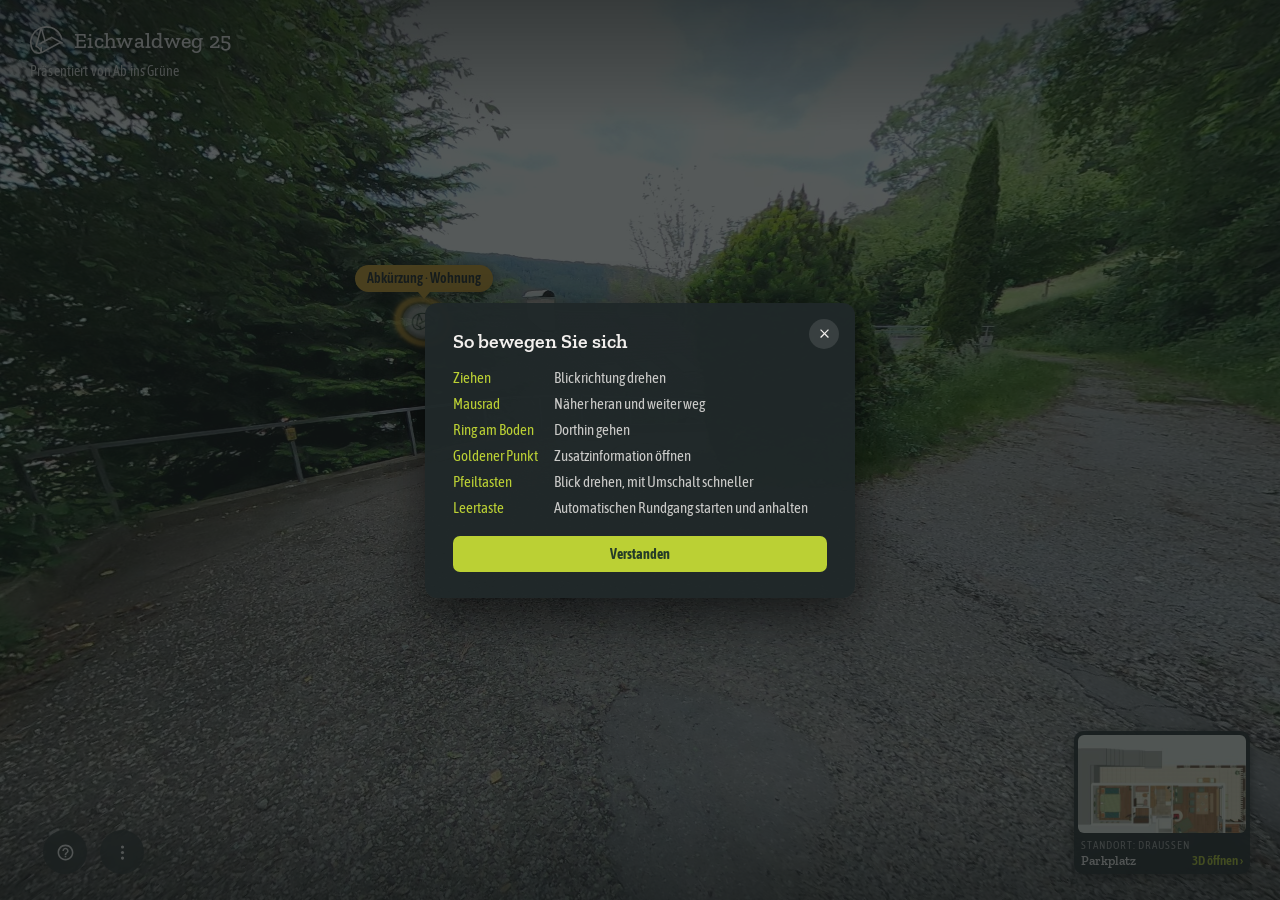
<file: index.html>
<!DOCTYPE html>
<html lang="de">
<head>
    <meta charset="UTF-8">
    <meta name="viewport" content="width=device-width, initial-scale=1.0">
    <title>360° Rundgang – Eichwaldweg 25</title>
    <!-- Markenschriften liegen lokal in ./fonts/, keine externe Abfrage -->
    <link rel="stylesheet" href="./fonts/fonts.css">
    <style>
        /* =====================================================================
           Markenfarben und Schriften nach Brand Guideline „Ab ins Grüne"
           (Farbwelt S. 26, Typografie S. 27)
           ===================================================================== */
        :root {
            --wald:     #253C28;   /* Leitfarbe Logo */
            --wald2:    #4A613C;
            --wald3:    #7C8E51;
            --fichte:   #BBD034;   /* Akzent */
            --graphite: #202829;   /* Leitfarbe Kernkommunikation */
            --dust:     #F2EFED;
            --gold:     #A17621;
            --gold2:    #D4A12C;   /* Akzent, trägt gegen viel Grün */
            --gold3:    #FFD962;

            --font-head: 'Zilla Slab', Georgia, 'Times New Roman', serif;
            --font-ui:   'Asap Condensed', 'Segoe UI', Roboto, Arial, sans-serif;
        }

        * { margin: 0; padding: 0; box-sizing: border-box; }
        html, body { height: 100%; }
        body { font-family: var(--font-ui); background: var(--graphite); overflow: hidden; }

        .viewer { position: relative; width: 100%; height: 100%; overflow: hidden; }

        /* Zarte Abdunklung oben und unten, damit Schrift und Knöpfe
           auch vor hellem Himmel oder heller Wand lesbar bleiben */
        .scrim { position: absolute; left: 0; right: 0; z-index: 10; pointer-events: none; }
        .scrim.top { top: 0; height: 132px; background: linear-gradient(rgba(0,0,0,0.42), rgba(0,0,0,0)); }
        .scrim.bottom { bottom: 0; height: 118px; background: linear-gradient(rgba(0,0,0,0), rgba(0,0,0,0.42)); }
        /* Der Zeiger wird als Waldsignet gesetzt, siehe setLogoCursor() */
        /* touch-action: none übergibt uns die Fingergesten. Ohne das scrollt und
           zoomt der Browser auf dem Handy die Seite selbst, und die eigenen
           touchmove-Ereignisse kommen gar nicht erst an. Ein getipptes `click`
           wird trotzdem noch erzeugt — die Ports funktionieren also weiter. */
        canvas { display: block; touch-action: none; }

        /* ===== KOPFZEILE oben links: Logo + Objekt ===== */
        .brand { position: absolute; top: 26px; left: 30px; z-index: 30; pointer-events: none;
                 text-shadow: 0 1px 6px rgba(0,0,0,0.55); }
        .brand-row { display: flex; align-items: center; gap: 11px; }
        .brand-mark { width: 33px; height: 28px; fill: var(--dust); }
        .brand-name { color: var(--dust); font-family: var(--font-head); font-size: 22px; font-weight: 500; letter-spacing: 0.015em; }
        .brand-sub { margin-top: 8px; color: var(--dust); font-size: 14px; font-weight: 400; line-height: 1.4; opacity: 0.9; letter-spacing: 0.01em; }


        /* ===== STEUERLEISTE unten links ===== */
        .bar { position: absolute; bottom: 26px; left: 30px; z-index: 30; display: flex; align-items: center; gap: 13px; }
        .bar-right { position: absolute; bottom: 26px; right: 30px; z-index: 30; display: flex; align-items: center; gap: 13px; }

        .btn { width: 44px; height: 44px; border: none; border-radius: 50%; cursor: pointer;
               background: rgba(32,40,41,0.58); backdrop-filter: blur(6px);
               display: flex; align-items: center; justify-content: center;
               transition: background 0.18s, transform 0.18s; }
        .btn:hover { background: rgba(74,97,60,0.85); }        /* Wald2 */
        .btn:active { transform: scale(0.94); }
        .btn svg { width: 19px; height: 19px; fill: var(--dust); }
        .btn.on { background: var(--dust); }
        .btn.on svg { fill: var(--wald); }

        /* Gruppe als Pille, wie in Matterport */
        .pill { display: flex; align-items: center; border-radius: 26px; overflow: hidden;
                background: rgba(32,40,41,0.58); backdrop-filter: blur(6px); }
        .pill .btn { background: transparent; backdrop-filter: none; border-radius: 50%; }
        .pill .btn:hover { background: rgba(187,208,52,0.22); }   /* Fichte, gedämpft */

        .station { color: var(--dust); font-family: var(--font-head); font-size: 15px; font-weight: 500;
                   margin-left: 6px; text-shadow: 0 1px 6px rgba(0,0,0,0.65); white-space: nowrap; }

        /* Umschalter für Stationen mit mehreren Aufnahmen (z. B. Esstisch /
           Billardtisch am selben Standpunkt) */
        .variants { display: none; padding: 3px; }
        .variants.show { display: flex; }
        .variants button { border: none; background: transparent; color: rgba(242,239,237,0.72);
                           font-family: inherit; font-size: 13.5px; padding: 7px 13px;
                           border-radius: 20px; cursor: pointer; white-space: nowrap;
                           transition: background 0.18s, color 0.18s; }
        .variants button:hover { background: rgba(187,208,52,0.2); color: var(--dust); }
        .variants button.sel { background: var(--dust); color: var(--wald); font-weight: 600; }

        /* ===== HOVER-TEXTE =====
           Die Anforderung nennt „Viele Symbole sind ohne Hover nicht
           selbsterklärend" als Reibungspunkt. Eigene Blasen statt der
           verzögerten Browser-Tooltips, damit die Erklärung sofort da ist. */
        [data-tip] { position: relative; }
        [data-tip]::after {
            content: attr(data-tip); position: absolute; bottom: calc(100% + 9px); left: 50%;
            transform: translateX(-50%); white-space: nowrap;
            background: rgba(32,40,41,0.96); color: var(--dust); font-size: 13px;
            font-family: var(--font-ui); padding: 5px 9px; border-radius: 5px;
            opacity: 0; pointer-events: none; transition: opacity 0.12s 0.02s; z-index: 60;
        }
        [data-tip]:hover::after { opacity: 1; }
        /* Hover-Texte der rechten Knöpfe würden sonst aus dem Bild laufen */
        .bar-right [data-tip]::after { left: auto; right: 0; transform: none; }

        /* ===== BEREICHSWAHL (Zahl im Symbol, wie der Ebenenstapel) ===== */
        .stack { position: relative; }
        .stack .num { position: absolute; top: 7px; left: 50%; transform: translateX(-50%);
                      font-size: 10px; font-weight: 700; color: var(--wald);
                      background: var(--dust); border-radius: 6px; padding: 0 3px; line-height: 1.25; }
        .btn.on .stack .num { color: var(--dust); background: var(--wald); }

        .areas { position: absolute; bottom: 82px; left: 30px; z-index: 40; min-width: 176px;
                 border-radius: 12px; padding: 7px; background: rgba(32,40,41,0.95);
                 backdrop-filter: blur(12px); box-shadow: 0 12px 34px rgba(0,0,0,0.5); display: none; }
        .areas.open { display: block; }
        .areas button { display: flex; width: 100%; justify-content: space-between; gap: 12px;
                        border: none; background: transparent; color: var(--dust); font-size: 15px;
                        padding: 9px 12px; border-radius: 7px; cursor: pointer; font-family: inherit; }
        .areas button:hover { background: rgba(187,208,52,0.18); }
        .areas button.current { background: rgba(187,208,52,0.28); font-weight: 600; }
        .areas button i { font-style: normal; color: rgba(242,239,237,0.5); font-variant-numeric: tabular-nums; }

        /* ===== PRÄSENTATIONSMODUS =====
           Während der automatischen Tour tritt die Bedienung zurück, nur Pause
           bleibt — so beschreibt es die Anforderung. */
        .viewer.presenting .pill,
        .viewer.presenting .bar-right,
        .viewer.presenting .station,
        .viewer.presenting .brand-sub { opacity: 0; pointer-events: none; }
        .pill, .bar-right, .station, .brand-sub { transition: opacity 0.4s; }

        /* ===== BEDIENHILFE ===== */
        .help { position: absolute; inset: 0; z-index: 55; display: none;
                align-items: center; justify-content: center; background: rgba(20,26,26,0.72); }
        .help.open { display: flex; }
        .help-box { position: relative; width: min(430px, calc(100% - 56px)); border-radius: 12px;
                    padding: 26px 28px; background: rgba(32,40,41,0.97); color: var(--dust);
                    box-shadow: 0 18px 50px rgba(0,0,0,0.6); }
        .help-box h3 { font-family: var(--font-head); font-size: 20px; font-weight: 600; margin-bottom: 16px; }
        .help-box dl { display: grid; grid-template-columns: auto 1fr; gap: 9px 16px; font-size: 15px; }
        .help-box dt { color: var(--fichte); white-space: nowrap; }
        .help-box dd { color: rgba(242,239,237,0.82); }
        .help-box .x { position: absolute; top: 16px; right: 16px; width: 30px; height: 30px;
                       border: none; border-radius: 50%; background: rgba(242,239,237,0.12);
                       cursor: pointer; display: flex; align-items: center; justify-content: center; }
        .help-box .x svg { width: 15px; height: 15px; fill: var(--dust); }
        .help-box .ok { width: 100%; margin-top: 20px; padding: 10px; border: none; border-radius: 7px;
                        background: var(--fichte); color: var(--wald); font-family: inherit;
                        font-size: 14px; font-weight: 700; cursor: pointer; }

        /* ===== HINWEISBLASE (z. B. Link kopiert) ===== */
        .toast { position: absolute; bottom: 96px; right: 30px; z-index: 50;
                 background: rgba(32,40,41,0.96); color: var(--dust); font-size: 14px;
                 padding: 10px 14px; border-radius: 8px; box-shadow: 0 8px 24px rgba(0,0,0,0.45);
                 opacity: 0; transform: translateY(6px); pointer-events: none;
                 transition: opacity 0.2s, transform 0.2s; }
        .toast.show { opacity: 1; transform: none; }

        /* ===== MENÜ ===== */
        .panel { position: absolute; bottom: 82px; right: 30px; z-index: 40; min-width: 232px; max-height: 62vh;
                 overflow-y: auto; border-radius: 12px; padding: 7px;
                 background: rgba(32,40,41,0.95); backdrop-filter: blur(12px);
                 box-shadow: 0 12px 34px rgba(0,0,0,0.5); display: none; }
        .panel.open { display: block; }
        .panel h4 { color: var(--fichte); font-size: 11px; font-weight: 600; letter-spacing: 0.13em;
                    text-transform: uppercase; padding: 10px 12px 6px; }
        .panel input.search { width: calc(100% - 12px); margin: 2px 6px 6px; padding: 8px 10px;
                              border-radius: 7px; border: 1px solid rgba(242,239,237,0.2);
                              background: rgba(0,0,0,0.25); color: var(--dust);
                              font-family: inherit; font-size: 14px; }
        .panel input.search:focus { outline: none; border-color: var(--fichte); }
        .panel .none { padding: 8px 12px; font-size: 13.5px; color: rgba(242,239,237,0.5); }
        /* Eigener Rollbereich, damit die Einträge darunter nicht aus dem
           Menü rutschen und unerreichbar werden */
        .panel #stationList { max-height: 34vh; overflow-y: auto; }
        .panel button small { display: block; font-size: 12px; color: rgba(242,239,237,0.45);
                              font-weight: 400; margin-top: 1px; }
        .panel button { display: block; width: 100%; text-align: left; border: none; background: transparent;
                        color: var(--dust); font-size: 15px; padding: 9px 12px; border-radius: 7px; cursor: pointer;
                        font-family: inherit; }
        .panel button:hover { background: rgba(187,208,52,0.18); }
        .panel button.current { background: rgba(187,208,52,0.28); font-weight: 600; }

        /* Gleichnamige Räume werden zu einer aufklappbaren Zeile zusammengefasst:
           fünf Standpunkte im Wohnzimmer sind fünf Blickwinkel, nicht fünf Zimmer. */
        .panel button.gruppe { display: flex; align-items: center; gap: 8px; }
        .panel button.gruppe .pfeil { flex: none; width: 9px; height: 9px; fill: rgba(242,239,237,0.55);
                                      transition: transform 0.15s; }
        .panel button.gruppe.auf .pfeil { transform: rotate(90deg); }
        .panel button.gruppe .txt { flex: 1; }
        .panel button.gruppe .anz { flex: none; font-size: 12px; color: rgba(242,239,237,0.45);
                                    font-variant-numeric: tabular-nums; }
        .panel button.gruppe.enthaelt { background: rgba(187,208,52,0.14); }
        .panel .blicke { display: none; }
        .panel .blicke.auf { display: block; }
        .panel .blicke button { padding-left: 30px; font-size: 14px; }
        /* Der Punkt markiert einen Blickwinkel, nicht einen eigenen Raum */
        .panel .blicke button::before { content: '·'; color: var(--gold2); margin-right: 8px; }

        /* Reiter im Menü. `.tabs` gibt es schon im Werkzeug; hier muss nur
           zurückgenommen werden, was `.panel button` allen Knöpfen aufdrückt
           (blockweise, volle Breite, linksbündig) — sonst stehen die Reiter
           untereinander statt nebeneinander. */
        .panel .paneltabs { margin: 2px 2px 8px; }
        .panel .paneltabs button { display: flex; align-items: center; justify-content: center; gap: 6px;
                                   width: auto; text-align: center; }
        .panel .paneltabs button:hover { background: rgba(187,208,52,0.18); }
        .panel .paneltabs button.sel { background: var(--wald2); font-weight: 600; color: var(--dust); }
        .panel .paneltabs button.sel:hover { background: var(--wald2); }
        /* Anzahl der Infopoints am Reiter. Leer bei null, damit keine „0" steht. */
        .panel .paneltabs .anz:not(:empty) { font-size: 11.5px; font-style: normal; padding: 1px 6px;
                                             border-radius: 9px; background: rgba(242,239,237,0.16);
                                             font-variant-numeric: tabular-nums; }

        .panel #tagList { max-height: 44vh; overflow-y: auto; }
        /* Der goldene Punkt greift die Farbe des Infopoints im Bild auf */
        .panel #tagList button::before { content: '●'; color: var(--gold3); font-size: 9px;
                                         margin-right: 9px; vertical-align: 1px; }

        /* ===== WERKZEUG: Ports und Infopoints setzen ===== */
        .tool { position: absolute; top: 88px; right: 30px; z-index: 40; width: 274px; border-radius: 12px;
                padding: 16px; background: rgba(32,40,41,0.96); backdrop-filter: blur(12px);
                color: var(--dust); font-size: 14px; box-shadow: 0 12px 34px rgba(0,0,0,0.5);
                display: none; max-height: calc(100% - 176px); overflow-y: auto; }
        .tool.open { display: block; }
        .tool h5 { font-family: var(--font-head); font-size: 16px; font-weight: 600; margin-bottom: 4px; }
        .tool .progress { font-size: 12.5px; color: rgba(242,239,237,0.55); margin-bottom: 12px;
                          font-variant-numeric: tabular-nums; }
        .tool .progress.done { color: var(--fichte); }

        .tabs { display: flex; gap: 5px; background: rgba(0,0,0,0.28); border-radius: 8px; padding: 4px; margin-bottom: 13px; }
        .tabs button { flex: 1; padding: 7px 4px; border: none; border-radius: 6px; background: transparent;
                       color: rgba(242,239,237,0.68); font-family: inherit; font-size: 13.5px; cursor: pointer; }
        .tabs button.sel { background: var(--wald2); color: var(--dust); font-weight: 600; }

        .tool p.hint { margin-bottom: 12px; color: rgba(242,239,237,0.62); line-height: 1.5; font-size: 13px; }
        .tool .read { background: rgba(0,0,0,0.28); border-radius: 8px; padding: 10px 12px;
                      font-variant-numeric: tabular-nums; margin-bottom: 4px; }
        .tool .read div { display: flex; justify-content: space-between; padding: 2px 0; }
        .tool .read span { color: rgba(242,239,237,0.55); }
        .tool .read b { color: var(--fichte); font-weight: 600; }
        .tool p.note { margin-top: 6px; font-size: 12px; line-height: 1.45;
                       color: rgba(242,239,237,0.5); }

        .tool label { display: block; margin-top: 11px; font-size: 12px; letter-spacing: 0.06em;
                      text-transform: uppercase; color: rgba(242,239,237,0.5); }
        .tool input, .tool textarea, .tool select {
                      width: 100%; margin-top: 4px; padding: 8px 10px; border-radius: 7px;
                      border: 1px solid rgba(242,239,237,0.2); background: rgba(0,0,0,0.25);
                      color: var(--dust); font-family: inherit; font-size: 14px; }
        .tool textarea { min-height: 96px; resize: vertical; line-height: 1.45; }
        /* Zeichenzähler unter dem Textfeld, wird gold, wenn es knapp wird */
        .tool .zaehler { margin-top: 3px; font-size: 11.5px; text-align: right;
                         color: rgba(242,239,237,0.4); font-variant-numeric: tabular-nums; }
        .tool .zaehler.knapp { color: var(--gold3); }
        .tool input:focus, .tool textarea:focus, .tool select:focus { outline: none; border-color: var(--fichte); }

        .tool button.act { width: 100%; margin-top: 12px; padding: 10px; border: none; border-radius: 7px;
                           background: var(--fichte); color: var(--wald); font-weight: 700; font-size: 14px;
                           cursor: pointer; font-family: inherit; letter-spacing: 0.02em; }
        .tool button.act:disabled { background: rgba(242,239,237,0.16); color: rgba(242,239,237,0.4); cursor: default; }
        .tool button.ghost { width: 100%; margin-top: 7px; padding: 9px; border: none; border-radius: 7px;
                             background: rgba(242,239,237,0.13); color: var(--dust); font-size: 13.5px;
                             cursor: pointer; font-family: inherit; }
        .tool button.ghost.danger { background: rgba(212,161,44,0.24); color: var(--gold3); }
        .tool button.ghost.danger:hover { background: rgba(212,161,44,0.42); }
        .tool .basket { margin-top: 13px; padding-top: 12px; border-top: 1px solid rgba(242,239,237,0.15);
                        font-size: 13px; color: rgba(242,239,237,0.62); }
        .tool .basket b { color: var(--fichte); }
        .tool .draft { margin-top: 5px; font-size: 12px; line-height: 1.4;
                       color: rgba(242,239,237,0.5); }
        .tool .draft.bad { color: var(--gold3); }

        /* Liste der Ports bzw. Infopoints der aktuellen Station, mit Entfernen.
           Beide Listen sehen gleich aus — sie tun dasselbe. */
        #tPorts, #tTags { margin-top: 5px; }
        #tPorts .leer, #tTags .leer { font-size: 13px; color: rgba(242,239,237,0.45); padding: 4px 0; }
        #tPorts .prow, #tTags .prow { display: flex; align-items: center; justify-content: space-between;
                        gap: 8px; padding: 5px 6px 5px 9px; border-radius: 6px; background: rgba(0,0,0,0.22);
                        margin-bottom: 4px; font-size: 13.5px; }
        #tPorts .prow.sel, #tTags .prow.sel { background: rgba(212,161,44,0.3); }
        #tPorts .prow span, #tTags .prow span { overflow: hidden; text-overflow: ellipsis; white-space: nowrap;
                             cursor: pointer; flex: 1; }
        #tPorts .prow em, #tTags .prow em { font-style: normal; font-size: 11.5px; color: var(--gold2); margin-left: 7px; }
        #tPorts .prow button, #tTags .prow button { flex: none; width: 22px; height: 22px; border: none; border-radius: 50%;
                               background: rgba(242,239,237,0.12); cursor: pointer;
                               display: flex; align-items: center; justify-content: center; padding: 0; }
        #tPorts .prow button:hover, #tTags .prow button:hover { background: rgba(212,161,44,0.55); }
        #tPorts .prow button svg, #tTags .prow button svg { width: 11px; height: 11px; fill: var(--dust); }

        /* ===== INFOPOINTS =====
           Anders als die Bodenports stehen Infopoints bildschirmparallel: sie sollen
           von jeder Blickrichtung gleich gut lesbar sein. Position kommt pro Bild
           aus ihrer Raumrichtung. */
        .tag { position: absolute; z-index: 26; display: flex; flex-direction: column; align-items: center;
               transform: translate(-50%, -100%) scale(var(--ts, 1)); transform-origin: bottom center;
               cursor: pointer; transition: transform 0.15s; }
        /* Gold2 als Akzent: trägt gegen die vielen Grüntöne der Aufnahmen
           deutlich besser als Fichte, das im Laub untergeht. */
        .tag .dot { width: 20px; height: 20px; border-radius: 50%; border: 4px solid var(--gold2);
                    background: var(--dust); box-shadow: 0 1px 6px rgba(0,0,0,0.55); }
        .tag .stem { width: 1px; height: 15px; background: rgba(242,239,237,0.55); }
        .tag:hover { --ts: 1.18; }
        .tag.active .dot { background: var(--gold2); border-color: var(--dust); }
        /* Der Punkt, der gerade im Werkzeug bearbeitet wird */
        .tag.editing { --ts: 1.3; }
        .tag.editing .dot { background: var(--dust); border-color: var(--fichte);
                            box-shadow: 0 0 0 4px rgba(187,208,52,0.35), 0 1px 6px rgba(0,0,0,0.55); }

        /* Hinweis über einem Ring, dessen Zielstation mehrere Aufnahmen vom
           selben Standpunkt hat. Er nennt nur, was zur Wahl steht — die Wahl
           selbst trifft man drüben an der Pille. Ohne Mausereignisse, damit er
           den Ring darunter nicht blockiert. */
        .porthint { position: absolute; z-index: 28; pointer-events: none;
                    transform: translate(-50%, -100%);
                    display: none; flex-direction: column; align-items: center; gap: 5px;
                    padding: 9px 13px 10px; border-radius: 7px;
                    background: rgba(242,239,237,0.94);
                    box-shadow: 0 3px 14px rgba(20,28,20,0.45);
                    font-family: var(--font-ui); white-space: nowrap;
                    opacity: 0; transition: opacity 0.14s; }
        .porthint.show { display: flex; opacity: 1; }
        .porthint .kopf { font-size: 11px; letter-spacing: 0.09em; text-transform: uppercase;
                          color: var(--wald2); }
        .porthint .wahl { display: flex; gap: 5px; }
        .porthint .wahl span { font-size: 13px; line-height: 1; padding: 4px 8px 5px;
                               border-radius: 999px; color: var(--dust);
                               background: var(--wald); }
        /* Kleine Spitze zum Ring hinunter */
        .porthint::after { content: ''; position: absolute; top: 100%; left: 50%;
                           transform: translateX(-50%);
                           border: 6px solid transparent;
                           border-top-color: rgba(242,239,237,0.94); }

        .tagcard { position: absolute; z-index: 45; width: 352px; max-width: calc(100% - 60px);
                   border-radius: 7px; padding: 20px 24px 22px;
                   background: rgba(32,40,41,0.96); backdrop-filter: blur(10px);
                   box-shadow: 0 14px 40px rgba(0,0,0,0.55); color: var(--dust); display: none; }
        .tagcard.open { display: block; }
        /* Überschrift und Schließen in einer Zeile — so beginnt der Text weiter
           oben und die Karte bleibt flach. Ohne Überschrift bleibt nur das ✕. */
        .tagcard .tools { display: flex; align-items: flex-start; gap: 14px; margin-bottom: 6px; }
        .tagcard .tools button { flex: none; background: none; border: none; cursor: pointer;
                                 padding: 2px; margin-left: auto; }
        .tagcard .tools svg { width: 17px; height: 17px; fill: rgba(242,239,237,0.7); }
        .tagcard .tools button:hover svg { fill: var(--fichte); }
        .tagcard h3 { flex: 1; font-family: var(--font-head); font-size: 18px; font-weight: 600;
                      line-height: 1.3; }
        .tagcard h3:empty { display: none; }
        /* pre-line, damit Zeilenumbrüche im Infopoint-Text auch als Umbruch
           erscheinen. Ohne das fasst HTML sie zu Leerzeichen zusammen und ein
           mehrzeiliger Text läuft zu einem Absatz zusammen. */
        /* Der Text wird immer vollständig gezeigt — kein „Mehr anzeigen" mehr.
           Damit er passt, begrenzt das Werkzeug die Zeichenzahl (TEXT_MAX). */
        .tagcard p { font-size: 15px; line-height: 1.55; color: rgba(242,239,237,0.78);
                     white-space: pre-line; }
        .tagcard p:empty { display: none; }
        /* Weiterführender Link: als Knopf, damit er sich vom „Mehr anzeigen"
           unterscheidet — das eine klappt Text auf, das andere verlässt die Tour. */
        .tagcard .taglink { display: none; margin-top: 16px; font-size: 14px;
                            padding: 8px 14px 9px; border-radius: 999px;
                            background: var(--fichte); color: var(--graphite);
                            text-decoration: none; font-weight: 600; }
        .tagcard .taglink.show { display: inline-block; }
        .tagcard .taglink:hover { background: var(--gold3); }

        /* Die Infopoints hatten hier eine eigene Leiste oben in der Mitte
           (`.tagnav`). Entfernt am 08.09.2026: für eine Nebensache zu
           aufdringlich, und auf dem Handy stand sie mitten im Bild. Sie sind
           jetzt ein Reiter im Menü, siehe `.paneltabs`. */

        /* Bei schmalem Fenster würden linke und rechte Leiste überlappen.
           Der Stationsname tritt dann zurück – er steht auch im Menü. */
        @media (max-width: 900px) {
            .station { display: none; }
            .bar, .bar-right { bottom: 20px; }
            .bar { left: 20px; }
            .bar-right { right: 20px; }
            .brand { top: 20px; left: 20px; }
            /* Der Variantenumschalter passt neben den Knöpfen nicht mehr ins
               Bild und rutscht deshalb eine Zeile höher. Die Bereichsliste
               weicht ihm aus, damit sich beide nie überdecken. */
            .variants.show { position: absolute; bottom: 76px; left: 0; }
            .areas { left: 20px; bottom: 132px; }
            .plan { left: 20px; bottom: 132px; }
        }

        /* Auf dem Handy überlappten die beiden Leisten trotzdem — die Knöpfe
           standen übereinander und waren am Rand abgeschnitten. Nachgerechnet
           bei 44 px Knopf und 13 px Abstand:
             links   44 + 13 + 5×44 = 277 px
             rechts  4×44 + 3×13    = 215 px   (im Gastblick, ohne Zielkreuz)
             mit 2×20 px Rand       = 532 px Bedarf
           Ein Telefon hat hochkant 360 bis 412 px. Also kleinere Knöpfe,
           engere Abstände, schmalerer Rand — und die Zoomknöpfe fallen bei
           Fingerbedienung weg, siehe unten.
             links   38 +  6 + 3×38 = 158 px
             rechts  4×38 + 3×6     = 170 px
             mit 2×10 px Rand       = 348 px, bleibt bei 360 px noch Luft */
        @media (max-width: 560px) {
            .btn { width: 38px; height: 38px; }
            .btn svg { width: 17px; height: 17px; }
            .bar, .bar-right { gap: 6px; bottom: 14px; }
            .bar { left: 10px; }
            .bar-right { right: 10px; }
            .brand { top: 14px; left: 14px; }
            .brand-name { font-size: 20px; }
            .variants.show { bottom: 64px; }
            .areas { left: 10px; bottom: 116px; }
            .plan { left: 10px; bottom: 116px; }
            .panel { right: 10px; bottom: 64px; left: 10px; min-width: 0; }
        }

        /* Bei Fingerbedienung erledigen zwei Finger das Zoomen. Die beiden
           Knöpfe kosten 88 px, die auf einem Telefon gebraucht werden. Geprüft
           wird die Bedienart, nicht die Breite: ein schmal gezogenes Fenster am
           Rechner hat kein Zoomen mit zwei Fingern und behält die Knöpfe. */
        @media (hover: none) and (pointer: coarse) {
            #zoomInBtn, #zoomOutBtn { display: none; }
        }

        /* ===== LADEANZEIGE ===== */
        .spin { position: absolute; left: 50%; top: 50%; z-index: 25; width: 34px; height: 34px;
                margin: -17px 0 0 -17px; border-radius: 50%; border: 2px solid rgba(242,239,237,0.2);
                border-top-color: var(--fichte); animation: spin 0.8s linear infinite; display: none; }
        .spin.show { display: block; }
        @keyframes spin { to { transform: rotate(360deg); } }
    
        /* ===== 3D-ANSICHT (iframe, erst beim Öffnen geladen) ===== */
        .dhbox { position: fixed; inset: 0; z-index: 90; background: #eef0ea; opacity: 0; visibility: hidden;
                 transition: opacity 0.35s, visibility 0s 0.35s; }
        .dhbox.open { opacity: 1; visibility: visible; transition: opacity 0.35s; }
        .dhbox iframe { width: 100%; height: 100%; border: 0; display: block; }

        /* Untere Leiste reduziert (Wunsch 22.10.2026): bleiben Bedienhilfe, Menü und der 3D-Knopf.
           Die übrigen Knöpfe sind nur ausgeblendet, nicht entfernt: Tastaturkürzel und Mausrad
           laufen weiter, und ein Knopf lässt sich hier wieder einblenden. */
        #playBtn, #areaBtn, #zoomOutBtn, #zoomInBtn, #resetBtn, #shareBtn, #fullBtn { display: none !important; }

        /* Etikett an goldenen Abkürzungs-Ringen */
        #portLabelLayer { position: absolute; inset: 0; pointer-events: none; z-index: 27; }
        .portetikett { position: absolute; transform: translate(-50%, -100%); pointer-events: auto; cursor: pointer;
                       border: none; font-family: var(--font-ui); font-weight: 600; font-size: 14px; line-height: 1;
                       padding: 6px 12px 7px; border-radius: 999px; white-space: nowrap;
                       background: var(--gold2); color: var(--graphite); box-shadow: 0 2px 9px rgba(0,0,0,0.5); }
        .portetikett::after { content: ''; position: absolute; top: 100%; left: 50%; margin-left: -6px;
                              border: 6px solid transparent; border-top: 7px solid var(--gold2); border-bottom: 0; }
        .portetikett:hover { background: var(--gold3); }
        .portetikett:hover::after { border-top-color: var(--gold3); }

        /* 3D-Vorschau-Karte unten rechts (klein, in der Ecke, damit sie das Bild nicht verdeckt) */
        .dhcard { display: block; width: 176px; padding: 4px 4px 6px; border: none; border-radius: 9px; cursor: pointer;
                  background: rgba(32,40,41,0.86); backdrop-filter: blur(8px); color: var(--dust);
                  box-shadow: 0 3px 12px rgba(0,0,0,0.5); text-align: left; font-family: var(--font-ui);
                  transition: transform 0.15s, background 0.15s; }
        .dhcard:hover { transform: scale(1.07); background: rgba(32,40,41,1); }
        .dhcard.on { outline: 2px solid var(--fichte); }
        .dhmap { position: relative; display: block; border-radius: 6px; overflow: hidden; background: #eef0ea; }
        .dhmap img { display: block; width: 100%; height: auto; }
        .dhme { position: absolute; width: 10px; height: 10px; transform: translate(-50%, -50%); border-radius: 50%;
                background: var(--fichte); border: 2px solid var(--wald); display: none;
                animation: dhpuls 1.8s infinite; }
        @keyframes dhpuls { 0% { box-shadow: 0 0 0 0 rgba(187,208,52,0.7); } 70% { box-shadow: 0 0 0 9px rgba(187,208,52,0); }
                            100% { box-shadow: 0 0 0 0 rgba(187,208,52,0); } }
        .dhrow { display: flex; align-items: baseline; justify-content: space-between; gap: 8px; margin: 2px 3px 0; }
        .dhname { font-family: var(--font-head); font-size: 13px; font-weight: 600; line-height: 1.1; overflow: hidden;
                  text-overflow: ellipsis; white-space: nowrap; }
        .dhlab { display: block; font-size: 10.5px; letter-spacing: 0.09em; text-transform: uppercase;
                 color: rgba(242,239,237,0.62); margin: 6px 3px 0; }
        .dh3d { font-size: 12.5px; font-weight: 600; color: var(--fichte); white-space: nowrap; flex: none; }
        .station { display: none; }              /* der Name steht jetzt in der Karte */
        .bar-right { align-items: flex-end; }
        @media (max-width: 560px) { .dhcard { width: 112px; padding: 3px 3px 4px; border-radius: 8px; }
                                    .dhlab { display: none; } .dhrow { margin-top: 4px; }
                                    .dhname { font-size: 11.5px; } .dh3d { font-size: 11px; } .dhme { width: 8px; height: 8px; } }
</style>
</head>
<body>
    <!-- AIG-Waldsignet, einmal definiert und per <use> referenziert -->
    <svg width="0" height="0" style="position:absolute" aria-hidden="true">
        <symbol id="aig-wald" viewBox="0 0 122.46 103">
            <path d="M122.36,63.4c.02-.09.04-.18.05-.27.02-.1.03-.2.03-.3,0-.04.01-.08.01-.12,0-.05-.01-.09-.01-.13,0-.1-.01-.2-.03-.3-.01-.09-.03-.18-.05-.27-.02-.09-.05-.17-.08-.26-.03-.09-.07-.18-.11-.26-.04-.08-.08-.16-.13-.23-.05-.08-.1-.16-.15-.23-.05-.07-.11-.14-.17-.21-.06-.07-.13-.13-.19-.2-.06-.06-.13-.11-.2-.17-.08-.06-.17-.12-.25-.17-.04-.02-.07-.05-.11-.07l-38.93-20.95c-.84-.45-1.85-.45-2.69,0l-21.84,11.75-12.26-43c5.07-1.52,10.43-2.35,15.99-2.35,25.68,0,47.88,17.4,53.97,42.31.37,1.52,1.9,2.45,3.43,2.08,1.52-.37,2.45-1.91,2.08-3.43C113.99,19.17,89.53,0,61.23,0c-7.04,0-13.8,1.21-20.1,3.41-.05.01-.1.01-.14.03-.02,0-.03.01-.05.02-.1.03-.2.07-.29.12-.02,0-.03.01-.05.02C16.96,12.08,0,34.71,0,61.23c0,8.52,1.72,16.77,5.1,24.51.12.28.25.55.37.83.01.03.03.05.04.07,0,.01,0,.03.02.04,5.06,9.91,15.47,16.31,26.5,16.31,3.71,0,7.33-.68,10.76-2.02.02,0,.04-.02.05-.02.01,0,.02,0,.04-.02,1.16-.46,2.3-.99,3.37-1.58l60.05-32.32c3.23-1.53,3.53-1.53,10.06-1.5.96,0,2.03,0,3.26,0,.04,0,.09-.01.13-.01.1,0,.2-.01.3-.03.09-.01.18-.03.26-.05.09-.02.17-.05.26-.08.09-.03.17-.07.26-.11.08-.04.16-.08.23-.13.08-.05.16-.1.23-.15.07-.05.14-.11.21-.17.07-.06.14-.13.2-.2.06-.06.11-.13.17-.2.06-.08.12-.17.17-.25.02-.04.05-.07.07-.11.02-.04.03-.07.05-.11.05-.09.08-.19.12-.29.03-.08.06-.17.08-.25ZM10.6,84.15c-.1-.23-.2-.45-.3-.68-3.07-7.02-4.63-14.51-4.63-22.24,0-22.12,13-41.26,31.76-50.19l-17.85,62.59s0,0,0,0c0,0,0,0,0,0,0,.02,0,.03,0,.05-.39,1.49.47,3.03,1.96,3.45,0,0,0,0,.01,0,9.01,2.55,15.65,10.15,17.09,19.27-2.13.61-4.34.92-6.6.92-8.91,0-17.32-5.17-21.43-13.18ZM103.81,61.95s-.08.04-.13.06l-59.08,31.8v-15.06c0-1.57-1.27-2.83-2.83-2.83s-2.83,1.27-2.83,2.83v4.03c-3.28-4.51-7.81-8.09-13.17-10.18l16-56.1,10.63,37.28-16.84,9.06c-1.38.74-1.89,2.46-1.15,3.84.51.95,1.49,1.49,2.5,1.49.45,0,.91-.11,1.34-.34l18.81-10.12s0,0,.01,0l23.63-12.71,28.21,15.18c-1.6.28-3.01.8-5.09,1.79Z"/>
        </symbol>
    </svg>

    <div class="viewer" id="viewer">
        <canvas id="canvas"></canvas>

        <div class="scrim top"></div>
        <div class="scrim bottom"></div>

        <div class="spin" id="spin"></div>

        <!-- Hinweis über einem Ring, dessen Ziel eine Auswahl mitbringt -->
        <div class="porthint" id="portHint"></div>

        <!-- Infopoints -->
        <div id="tagLayer"></div>
        <div id="portLabelLayer"></div>
        <div class="tagcard" id="tagCard">
            <!-- Kopfzeile: Überschrift und Schließen in einer Zeile. Der frühere
                 Knopf „Link kopieren" ist entfernt — er erzeugte einen Anker
                 (#Station/tag0), den die Tour nicht versteht, und landete
                 deshalb auf der Station statt am Infopoint. Zum Teilen gibt es
                 den Knopf in der Leiste unten. -->
            <div class="tools">
                <h3 id="tagTitle"></h3>
                <button id="tagClose" title="Schließen">
                    <svg viewBox="0 0 24 24"><path d="M19 6.4 17.6 5 12 10.6 6.4 5 5 6.4 10.6 12 5 17.6 6.4 19 12 13.4 17.6 19 19 17.6 13.4 12z"/></svg>
                </button>
            </div>
            <p id="tagText"></p>
            <!-- Weiterführender Link, nur sichtbar wenn der Infopoint einen hat.
                 rel="noopener noreferrer", damit die geöffnete Seite keinen
                 Zugriff auf das Fenster der Tour bekommt. -->
            <a class="taglink" id="tagLink" target="_blank" rel="noopener noreferrer"></a>
        </div>

        <!-- Kopfzeile -->
        <div class="brand">
            <div class="brand-row">
                <svg class="brand-mark"><use href="#aig-wald"/></svg>
                <div class="brand-name">Eichwaldweg 25</div>
            </div>
            <div class="brand-sub">Präsentiert von Ab ins Grüne</div>
        </div>

        <!-- Steuerung unten links -->
        <div class="bar">
            <button class="btn" id="playBtn" data-tip="Abspielen">
                <svg id="playIcon" viewBox="0 0 24 24"><path d="M8 5v14l11-7z"/></svg>
            </button>
            <div class="pill">
                <button class="btn" id="areaBtn" data-tip="Bereich wählen">
                    <span class="stack">
                        <svg viewBox="0 0 24 24"><path d="M12 15.4 3.6 10.9 12 6.4l8.4 4.5-8.4 4.5zm0 2.3 7.3-3.9 1.1.6-8.4 4.5-8.4-4.5 1.1-.6 7.3 3.9z"/></svg>
                        <i class="num" id="areaNum">1</i>
                    </span>
                </button>
                <button class="btn" id="zoomOutBtn" data-tip="Herauszoomen">
                    <svg viewBox="0 0 24 24"><path d="M5 11h14v2H5z"/></svg>
                </button>
                <button class="btn" id="zoomInBtn" data-tip="Hineinzoomen">
                    <svg viewBox="0 0 24 24"><path d="M11 5h2v6h6v2h-6v6h-2v-6H5v-2h6z"/></svg>
                </button>
                <button class="btn" id="resetBtn" data-tip="Ansicht zurücksetzen">
                    <svg viewBox="0 0 24 24"><path d="M12 5V2L7 6l5 4V7c3.3 0 6 2.7 6 6s-2.7 6-6 6-6-2.7-6-6H4c0 4.4 3.6 8 8 8s8-3.6 8-8-3.6-8-8-8z"/></svg>
                </button>
            </div>
            <button class="btn" id="toolBtn" data-tip="Ports &amp; Infopoints setzen">
                <svg viewBox="0 0 24 24"><path d="M12 2a1 1 0 0 1 1 1v2.06a7 7 0 0 1 5.94 5.94H21a1 1 0 0 1 0 2h-2.06A7 7 0 0 1 13 18.94V21a1 1 0 0 1-2 0v-2.06A7 7 0 0 1 5.06 13H3a1 1 0 0 1 0-2h2.06A7 7 0 0 1 11 5.06V3a1 1 0 0 1 1-1zm0 5a5 5 0 1 0 0 10 5 5 0 0 0 0-10zm0 3a2 2 0 1 1 0 4 2 2 0 0 1 0-4z"/></svg>
            </button>
            <button class="btn" id="helpBtn" data-tip="Bedienhilfe">
                <svg viewBox="0 0 24 24"><path d="M11 18h2v-2h-2v2zm1-16C6.5 2 2 6.5 2 12s4.5 10 10 10 10-4.5 10-10S17.5 2 12 2zm0 18c-4.4 0-8-3.6-8-8s3.6-8 8-8 8 3.6 8 8-3.6 8-8 8zm0-14c-2.2 0-4 1.8-4 4h2c0-1.1.9-2 2-2s2 .9 2 2c0 2-3 1.75-3 5h2c0-2.25 3-2.5 3-5 0-2.2-1.8-4-4-4z"/></svg>
            </button>
            <button class="btn" id="shareBtn" data-tip="Diese Ansicht teilen">
                <svg viewBox="0 0 24 24"><path d="M18 16.1c-.8 0-1.5.3-2 .8l-7.1-4.2c.1-.2.1-.5.1-.7s0-.5-.1-.7L16 7.1c.5.5 1.2.8 2 .8 1.7 0 3-1.3 3-3s-1.3-3-3-3-3 1.3-3 3c0 .2 0 .5.1.7L8 9.8c-.5-.5-1.2-.8-2-.8-1.7 0-3 1.3-3 3s1.3 3 3 3c.8 0 1.5-.3 2-.8l7.1 4.2c-.1.2-.1.4-.1.6 0 1.6 1.3 3 3 3s3-1.3 3-3-1.4-3-3-3z"/></svg>
            </button>
            <button class="btn" id="fullBtn" data-tip="Vollbild">
                <svg viewBox="0 0 24 24"><path d="M4 4h6v2H6v4H4V4zm10 0h6v6h-2V6h-4V4zM4 14h2v4h4v2H4v-6zm14 0h2v6h-6v-2h4v-4z"/></svg>
            </button>
            <button class="btn" id="menuBtn" data-tip="Weitere Optionen">
                <svg viewBox="0 0 24 24"><circle cx="12" cy="5" r="2"/><circle cx="12" cy="12" r="2"/><circle cx="12" cy="19" r="2"/></svg>
            </button>
            <div class="station" id="stationName">—</div>
            <!-- erscheint nur bei Stationen mit mehreren Aufnahmen -->
            <div class="pill variants" id="variantBar"></div>
        </div>

        <!-- Bereichsliste -->
        <div class="areas" id="areaList"></div>

        <!-- 3D-Ansicht der Wohnung (Draufsicht / Puppenhaus), wird erst beim ersten Öffnen geladen -->
        <div class="dhbox" id="dhBox"></div>


        <!-- Steuerung unten rechts -->
        <div class="bar-right">
            <!-- 3D-Vorschau: Draufsicht mit Standort, öffnet die 3D-Ansicht (Entwurf 010, Variante B) -->
            <button class="dhcard" id="dhBtn" aria-label="Wohnung von oben (3D) öffnen">
                <span class="dhmap"><img src="./3d/vorschau.jpg" alt=""><i class="dhme" id="dhMe"></i></span>
                <span class="dhlab" id="dhLab">Sie sind hier</span>
                <span class="dhrow"><span class="dhname" id="dhName">—</span><span class="dh3d">3D öffnen ›</span></span>
            </button>
        </div>

        <!-- Seitenmenü. Zwei Reiter: die Stationen und die Infopoints. Die
             Infopoints hatten vorher eine eigene Leiste oben in der Mitte —
             die war zu aufdringlich für eine Nebensache und stand auf dem
             Handy mitten im Bild. -->
        <div class="panel" id="panel">
            <div class="tabs paneltabs">
                <button id="tabStationenBtn" class="sel">Stationen</button>
                <button id="tabPunkteBtn">Infopoints<i class="anz" id="tabPunkteAnz"></i></button>
            </div>
            <div id="tabStationen">
                <input type="text" class="search" id="searchInput" placeholder="Station suchen …">
                <div id="stationList"></div>
                <div id="summary"></div>
            </div>
            <div id="tabPunkte" hidden>
                <div id="tagList"></div>
            </div>
        </div>

        <!-- Bedienhilfe -->
        <div class="help" id="help">
            <div class="help-box">
                <button class="x" id="helpClose" data-tip="Schließen">
                    <svg viewBox="0 0 24 24"><path d="M19 6.4 17.6 5 12 10.6 6.4 5 5 6.4 10.6 12 5 17.6 6.4 19 12 13.4 17.6 19 19 17.6 13.4 12z"/></svg>
                </button>
                <h3>So bewegen Sie sich</h3>
                <!-- Inhalt kommt aus hilfeZeilen() — auf dem Handy stehen hier
                     andere Zeilen, weil es kein Mausrad und keine Tasten gibt.
                     Die Mausfassung steht als Rückfallebene im Markup. -->
                <dl id="helpList">
                    <dt>Ziehen</dt><dd>Blickrichtung drehen</dd>
                    <dt>Mausrad</dt><dd>Näher heran und weiter weg</dd>
                    <dt>Ring am Boden</dt><dd>Dorthin gehen</dd>
                    <dt>Goldener Punkt</dt><dd>Zusatzinformation öffnen</dd>
                    <dt>Pfeiltasten</dt><dd>Blick drehen, mit Umschalt schneller</dd>
                    <dt>Leertaste</dt><dd>Automatischen Rundgang starten und anhalten</dd>
                </dl>
                <button class="ok" id="helpOk">Verstanden</button>
            </div>
        </div>

        <div class="toast" id="toast"></div>

        <!-- Werkzeug: Ports und Infopoints setzen -->
        <div class="tool" id="tool">
            <h5>Setzen</h5>
            <div class="progress" id="tProgress"></div>
            <div class="tabs">
                <button id="tabPort" class="sel">Port</button>
                <button id="tabInfo">Infopoint</button>
            </div>

            <p class="hint" id="tHint">Umschauen geht weiter. Klick auf die Stelle am <em>Boden</em>, wo der Ring liegen soll.</p>

            <div class="read">
                <div><span>Station</span><b id="tStation">—</b></div>
                <div id="tSurfaceRow"><span>Fläche</span><b id="tSurface">—</b></div>
                <div><span>yaw</span><b id="tYaw">—</b></div>
                <div><span>pitch</span><b id="tPitch">—</b></div>
            </div>

            <div id="tPortFields">
                <label for="tTarget">Ziel-Station</label>
                <select id="tTarget"></select>

                <label for="tDist">Entfernung in Metern</label>
                <input type="number" id="tDist" min="1" max="200" step="0.5" placeholder="z. B. 12">
                <p class="note" id="tDistNote">
                    Aus dem Blickwinkel geschätzt. Bei flachem Winkel ungenau —
                    ruhig überschreiben, wenn du die Strecke besser kennst. Der Ring
                    bleibt dabei genau an der geklickten Stelle, nur seine Größe ändert sich.
                </p>

                <label>Ports dieser Station</label>
                <div id="tPorts"></div>
            </div>

            <div id="tInfoFields" style="display:none">
                <label for="tTitle">Überschrift (optional)</label>
                <input type="text" id="tTitle" maxlength="60" placeholder="leer lassen, wenn der Text genügt">
                <label for="tText">Text</label>
                <!-- Begrenzt, weil die Karte den Text vollständig zeigt: es gibt
                     kein „Mehr anzeigen" mehr, das Überlänge auffangen würde. -->
                <textarea id="tText" maxlength="400" placeholder="Beschreibung, die beim Klick erscheint"></textarea>
                <div class="zaehler" id="tTextZahl">0 / 400</div>

                <label for="tUrl">Link (optional)</label>
                <input type="url" id="tUrl" placeholder="https://…">
                <label for="tUrlText">Beschriftung des Links (optional)</label>
                <input type="text" id="tUrlText" placeholder="z. B. Anleitung als PDF">
                <p class="note">
                    Öffnet sich in einem neuen Tab. Ohne Beschriftung steht
                    „Mehr erfahren" auf dem Knopf.
                </p>

                <label>Infopoints dieser Station</label>
                <div id="tTags"></div>
            </div>

            <button class="act" id="tAdd" disabled>Übernehmen</button>
            <div id="tSelActions" style="display:none">
                <button class="ghost danger" id="tDel">Ausgewählten Port löschen</button>
                <button class="ghost" id="tUnsel">Auswahl aufheben</button>
            </div>
            <div id="tInfoActions" style="display:none">
                <button class="ghost danger" id="tTagDel">Ausgewählten Infopoint löschen</button>
                <button class="ghost" id="tTagUnsel">Auswahl aufheben</button>
            </div>
            <button class="ghost" id="tGo" style="display:none"></button>
            <div class="basket">
                Gesammelt: <b id="tCount">0</b>
                <div class="draft" id="tDraft"></div>
                <button class="ghost" id="tCopyAll">Alles kopieren</button>
                <button class="ghost danger" id="tDiscard">Entwurf verwerfen</button>
                <button class="ghost" id="tClose">Schließen</button>
            </div>
        </div>
    </div>

    <!-- three.js liegt lokal in ./lib/, damit die Tour ohne Internet läuft -->
    <script src="./lib/three.min.js"></script>
    <script>
        // =====================================================================
        //  STATIONEN
        //  Node-ID = Bildname = GS-Nummer.  Ports als {nodeId, yaw, pitch}:
        //  yaw  = Drehung um die Hochachse, 0° = Startblickrichtung des Bildes
        //  pitch= Neigung, negativ = nach unten (Ports gehören auf den Boden)
        //  Altformat {x, y} wird noch gelesen, siehe dirFromLegacyScreen().
        // =====================================================================
        // Bereiche statt Stockwerke: Matterport liest die Etage aus seinem
        // 3D-Modell. Hier wird jede Station einem Bereich zugeordnet, das ergibt
        // dieselbe Orientierungshilfe. Durchgehend deutsch benannt — die
        // Anforderung nennt die halb englische Beschriftung „Floor 1" bei
        // Matterport ausdrücklich als Reibungspunkt.
        const areas = [
            { id: 'aussen',   name: 'Außenbereich' },
            { id: 'wohnung',  name: 'Wohnung' },
            { id: 'terrasse', name: 'Terrasse' }
        ];

        const nodes = [
            // Startstation. `view` ist der erste Eindruck: der Blick zeigt auf
            // den Ring zur Einfahrt, der Weg hinein ist also sofort zu sehen.
            // Gilt beim Laden, beim Sprung aus der Stationsliste und im
            // automatischen Rundgang — siehe BLICKLOGIK, Regel 3.
            { id: 'gs-0054', name: 'Parkplatz', area: 'aussen', img: './panoramas/gs-0054.jpg',
              view: { yaw: 21.7, pitch: -16.0 },
              links: [
                { nodeId: 'gs-0055', yaw: 21.7, pitch: -16.0, dist: 7.9 },
                // Abkürzung zur Wohnung (22.10.2026): `etikett` macht den Ring golden und setzt ein dauerhaftes Etikett darüber
                { nodeId: 'gs-0059', yaw: 46.6, pitch: 0.0, dist: 15.0, etikett: 'Abkürzung · Wohnung' }
            ] },
            { id: 'gs-0055', name: 'Einfahrt', area: 'aussen', img: './panoramas/gs-0055.jpg', links: [
                { nodeId: 'gs-0054', yaw: 121.5, pitch: -11.7, dist: 7.9 },
                { nodeId: 'gs-0056', yaw: -92.9, pitch: -6.3, dist: 14.6 }
            ] },
            // Blick die Treppe hinab: beide weiterführenden Ringe liegen mittig
            // im Bild. Der steile Winkel ist gewollt — waagerecht sähe man hier
            // nur Garagendach und Himmel.
            { id: 'gs-0056', name: 'Hof / Garage', area: 'aussen', img: './panoramas/gs-0056.jpg',
              view: { yaw: -140.0, pitch: -50.8 },
              viewFrom: {
                  'gs-0057': { yaw: 40.0, pitch: 6.5 }       // von der Treppe herauf
              },
              links: [
                { nodeId: 'gs-0055', yaw: 42.3, pitch: -2.5, dist: 36.5 },
                { nodeId: 'gs-0057', yaw: -147.4, pitch: -40.9, dist: 2.4 },
                { nodeId: 'gs-0058', yaw: -126.6, pitch: -36.6, dist: 2.7 }
            ] },
            // Treppe von beiden Enden: von oben kommend geht der Blick hinab,
            // vom Haus kommend hinauf. Genau dafür ist viewFrom gedacht.
            { id: 'gs-0057', name: 'Treppe', area: 'aussen', img: './panoramas/gs-0057.jpg',
              view: { yaw: -69.2, pitch: -41.5 },
              viewFrom: {
                  'gs-0058': { yaw: 69.8, pitch: 16.5 }      // vom Haus, treppauf
              },
              links: [
                { nodeId: 'gs-0056', yaw: 68.5, pitch: 9.8, dist: 15.0 },
                { nodeId: 'gs-0058', yaw: -69.2, pitch: -41.5, dist: 2.4 }
            ] },
            { id: 'gs-0058', name: 'Haus', area: 'aussen', img: './panoramas/gs-0058.jpg',
              view: { yaw: -122.5, pitch: -4.6 },
              viewFrom: {
                  'gs-0059': { yaw: 2.3, pitch: 3.7 }        // aus der Wohnung
              },
              links: [
                { nodeId: 'gs-0057', yaw: -7.4, pitch: -11.5, dist: 8.0 },
                { nodeId: 'gs-0059', yaw: -122.5, pitch: -4.6, dist: 20.0 },
                { nodeId: 'gs-0056', yaw: -95.6, pitch: 24.9, dist: 15.0 }
            ] },
            { id: 'gs-0059', name: 'Wohnung', area: 'wohnung', img: './panoramas/gs-0059.jpg', links: [
                { nodeId: 'gs-0058', yaw: -27.5, pitch: 11.8, dist: 15.0 },
                { nodeId: 'gs-0060', yaw: 109.7, pitch: -25.5, dist: 3.7 },
                { nodeId: 'gs-0064', yaw: -176.4, pitch: 4.0, dist: 15.0 },
                { nodeId: 'gs-0068', yaw: 94.5, pitch: -20.3, dist: 4.6 },
                { nodeId: 'gs-0061', yaw: 130.9, pitch: -12.7, dist: 7.3 }
            ] },
            // gs-0060 ist der größte Knotenpunkt: von hier gehen sieben Wege ab
            { id: 'gs-0060', name: 'Terrasse', area: 'terrasse', img: './panoramas/gs-0060.jpg', links: [
                { nodeId: 'gs-0059', yaw: 88.2, pitch: -12.2, dist: 7.6 },
                { nodeId: 'gs-0061', yaw: -44.7, pitch: -14.5, dist: 6.4 },
                // { nodeId: 'gs-0062', yaw: -35.6, pitch: -18.1, dist: 5.1 },   // Terrasse 3 herausgenommen
                { nodeId: 'gs-0064', yaw: 6.9, pitch: 1.8, dist: 15.0 },
                { nodeId: 'gs-0068', yaw: -123.5, pitch: -33.2, dist: 2.9 },
                { nodeId: 'gs-0072', yaw: -133.1, pitch: -17.0, dist: 5.5 },
                { nodeId: 'gs-0058', yaw: 116.2, pitch: 12.2, dist: 15.0 },
                { nodeId: 'gs-0069', yaw: -78.2, pitch: -21.1, dist: 4.4 },
                { nodeId: 'gs-0082', yaw: -105.2, pitch: -8.1, dist: 11.4 }
            ] },
            { id: 'gs-0061', name: 'Terrasse 2', area: 'terrasse', img: './panoramas/gs-0061.jpg',
              view: { yaw: -58.8, pitch: -6.7 },
              viewFrom: {
                  'gs-0063': { yaw: -150.3, pitch: 2.6 }     // von Terrasse 3
              },
              links: [
                { nodeId: 'gs-0060', yaw: -143.9, pitch: -15.5, dist: 6.0 },
                // { nodeId: 'gs-0062', yaw: -171.8, pitch: -40.1, dist: 2.5 },   // Terrasse 3 herausgenommen
                { nodeId: 'gs-0058', yaw: -157.6, pitch: 5.1, dist: 15.0 },
                { nodeId: 'gs-0064', yaw: 134.1, pitch: 1.7, dist: 15.0 },
                { nodeId: 'gs-0063', yaw: -51.8, pitch: -20.9, dist: 4.5 }
            ] },
            // ---------------------------------------------------------------
            // gs-0062, damals „Terrasse 3", am 07.09.2026 aus der Tour
            // genommen. Grund: nur 2,6 m von Terrasse 2 entfernt (beidseitig
            // gemessen 2,5 / 2,7) und bildlich das ähnlichste Paar des ganzen
            // Satzes zu gs-0063 (49,8 von 255). Auf einer offenen Terrasse mit
            // freier Sicht ist das ein redundanter Standpunkt; die drei übrigen
            // Terrassen-Standpunkte decken die Fläche bereits ab.
            //
            // Geprüft vor dem Herausnehmen: nichts wird unerreichbar, und
            // deriveNorth() liefert für alle übrigen Stationen exakt
            // dieselben Nordoffsets. Verloren geht nur das unauffällige
            // Prüfdreieck Terrasse · Terrasse 2 · Terrasse 3 (9,5°).
            //
            // ACHTUNG beim Zurückholen: Der Name „Terrasse 3" ist seit dem
            // 07.09.2026 an gs-0063 vergeben (hieß vorher „Terrasse 4"). Diese
            // Station braucht dann einen anderen Namen.
            //
            // Die acht Messungen bleiben hier stehen, damit die Station ohne
            // neues Vermessen zurückkommen kann: diesen Block und die vier
            // auskommentierten Ports weiter unten wieder aktivieren.
            //
            // { id: 'gs-0062', name: 'Terrasse 3', area: 'terrasse', img: './panoramas/gs-0062.jpg', links: [
            //     { nodeId: 'gs-0060', yaw: -100.3, pitch: -18.8, dist: 5.0 },
            //     { nodeId: 'gs-0061', yaw: 52.2, pitch: -36.0, dist: 2.7 },
            //     { nodeId: 'gs-0058', yaw: -124.8, pitch: 6.5, dist: 15.0 },
            //     { nodeId: 'gs-0064', yaw: 94.8, pitch: 4.1, dist: 15.0 }
            // ] },
            // ---------------------------------------------------------------
            // Hieß bis zum 07.09.2026 „Terrasse 4". Umbenannt, weil die alte
            // Terrasse 3 (gs-0062) aus der Tour genommen wurde und die Zählung
            // sonst eine Lücke hätte.
            { id: 'gs-0063', name: 'Terrasse 3', area: 'terrasse', img: './panoramas/gs-0063.jpg', links: [
                { nodeId: 'gs-0061', yaw: -160.8, pitch: -23.3, dist: 4.0 },
                { nodeId: 'gs-0064', yaw: -168.2, pitch: 5.0, dist: 15.0 },
                // { nodeId: 'gs-0062', yaw: -136.5, pitch: -17.6, dist: 5.3 },   // Terrasse 3 herausgenommen
                { nodeId: 'gs-0065', yaw: -1.9, pitch: -25.4, dist: 3.7 }
            ] },
            { id: 'gs-0064', name: 'Außenansicht', area: 'aussen', img: './panoramas/gs-0064.jpg', links: [
                { nodeId: 'gs-0060', yaw: -74.5, pitch: -51.0, dist: 2.1 },
                { nodeId: 'gs-0061', yaw: -3.3, pitch: -49.0, dist: 2.1 },
                { nodeId: 'gs-0058', yaw: -104.7, pitch: -28.9, dist: 3.3 }
            ] },
            { id: 'gs-0065', name: 'Eingang', area: 'wohnung', img: './panoramas/gs-0065.jpg',
              view: { yaw: 30.9, pitch: -5.4 },
              viewFrom: {
                  'gs-0068': { yaw: -55.0, pitch: -5.7 }     // aus dem Wohnzimmer
              },
              links: [
                { nodeId: 'gs-0063', yaw: -62.1, pitch: -30.7, dist: 3.1 },
                { nodeId: 'gs-0072', yaw: 34.3, pitch: -18.8, dist: 5.0 },
                { nodeId: 'gs-0066', yaw: 36.6, pitch: -27.3, dist: 3.5 },
                { nodeId: 'gs-0073', yaw: 30.4, pitch: -11.8, dist: 7.8 },
                { nodeId: 'gs-0082', yaw: 7.8, pitch: -11.8, dist: 7.8 },
                { nodeId: 'gs-0061', yaw: -51.3, pitch: -15.8, dist: 5.9 }
            ] },
            // Zwei Aufnahmen vom selben Standpunkt, die sich nur im Mobiliar
            // unterscheiden. Deshalb eine Station mit umschaltbarem Bild: Ports
            // und Nordausrichtung gelten für beide, nur die Textur wechselt.
            // `img` ist die Voreinstellung und muss der ersten Variante entsprechen.
            { id: 'gs-0066', name: 'Wohnzimmer 3', area: 'wohnung', img: './panoramas/gs-0066.jpg',
              variants: [
                  { name: 'Esstisch', img: './panoramas/gs-0066.jpg' },
                  { name: 'Billard',  img: './panoramas/gs-0067.jpg' }
              ],
              view: { yaw: 134.2, pitch: -5.4 },
              links: [
                  { nodeId: 'gs-0065', yaw: 3.5, pitch: -25.4, dist: 3.7 },
                  { nodeId: 'gs-0072', yaw: 163.4, pitch: -37.2, dist: 2.6 },
                  { nodeId: 'gs-0068', yaw: 114.0, pitch: -23.3, dist: 4.0 },
                  { nodeId: 'gs-0060', yaw: 106.9, pitch: -15.4, dist: 6.0 },
                  { nodeId: 'gs-0082', yaw: 86.6, pitch: -20.1, dist: 4.6 },
                  { nodeId: 'gs-0073', yaw: 158.0, pitch: -19.0, dist: 4.9 }
              ] },
            // Derselbe Wandeltisch von einem anderen Standpunkt, hier mit drei
            // Auflagen. Stations-ID ist gs-0069, damit sie zur Voreinstellung
            // passt — die weiteren Aufnahmen hängen als Varianten daran.
            { id: 'gs-0069', name: 'Wohnzimmer 4', area: 'wohnung', img: './panoramas/gs-0069.jpg',
              variants: [
                  { name: 'Billard',      img: './panoramas/gs-0069.jpg' },
                  { name: 'Esstisch',     img: './panoramas/gs-0070.jpg' },
                  { name: 'Tischtennis',  img: './panoramas/gs-0071.jpg' }
              ],
              view: { yaw: -87.0, pitch: -18.2 },
              links: [
                  { nodeId: 'gs-0063', yaw: 18.0, pitch: -31.2, dist: 3.1 },
                  { nodeId: 'gs-0068', yaw: -125.5, pitch: -27.7, dist: 3.4 },
                  { nodeId: 'gs-0060', yaw: -156.3, pitch: -22.8, dist: 4.1 },
                  // { nodeId: 'gs-0062', yaw: 118.1, pitch: -33.3, dist: 2.9 }   // Terrasse 3 herausgenommen
                  // { nodeId: 'gs-0082', yaw: -82.4, pitch: -19.6, dist: 4.8 },  // am 07.09. wieder gelöscht
                  { nodeId: 'gs-0073', yaw: -112.8, pitch: -13.9, dist: 6.6 }
              ] },
            { id: 'gs-0068', name: 'Wohnzimmer', area: 'wohnung', img: './panoramas/gs-0068.jpg',
              viewFrom: {
                  'gs-0072': { yaw: -176.5, pitch: -9.2 }    // aus Wohnzimmer 2
              },
              links: [
                { nodeId: 'gs-0060', yaw: -3.6, pitch: -43.0, dist: 2.3 },
                { nodeId: 'gs-0072', yaw: 158.5, pitch: -29.6, dist: 3.2 },
                { nodeId: 'gs-0059', yaw: 27.8, pitch: -12.7, dist: 7.3 },
                { nodeId: 'gs-0064', yaw: -67.5, pitch: 0.3, dist: 15.0 },
                { nodeId: 'gs-0066', yaw: -179.9, pitch: -19.4, dist: 4.8 },
                { nodeId: 'gs-0069', yaw: -95.8, pitch: -33.6, dist: 2.9 },
                { nodeId: 'gs-0065', yaw: -149.8, pitch: -9.3, dist: 9.9 },
                { nodeId: 'gs-0073', yaw: 114.4, pitch: -22.1, dist: 4.2 }
            ] },
            { id: 'gs-0072', name: 'Wohnzimmer 2', area: 'wohnung', img: './panoramas/gs-0072.jpg', links: [
                { nodeId: 'gs-0060', yaw: 117.0, pitch: -17.4, dist: 5.3 },
                { nodeId: 'gs-0068', yaw: 114.6, pitch: -28.8, dist: 3.3 },
                { nodeId: 'gs-0064', yaw: 94.9, pitch: -2.7, dist: 34.4 },
                { nodeId: 'gs-0066', yaw: 21.3, pitch: -38.2, dist: 2.6 },
                { nodeId: 'gs-0073', yaw: -179.0, pitch: -27.5, dist: 3.5 },
                { nodeId: 'gs-0082', yaw: 72.5, pitch: -17.4, dist: 5.4 },
                { nodeId: 'gs-0065', yaw: 31.5, pitch: -13.9, dist: 6.6 }
            ] },
            { id: 'gs-0073', name: 'Küche', area: 'wohnung', img: './panoramas/gs-0073.jpg', links: [
                { nodeId: 'gs-0072', yaw: 146.7, pitch: -28.6, dist: 3.3 },
                { nodeId: 'gs-0066', yaw: 145.9, pitch: -18.4, dist: 5.1 },
                { nodeId: 'gs-0065', yaw: 154.3, pitch: -9.7, dist: 9.5 },
                { nodeId: 'gs-0074', yaw: -105.3, pitch: -41.3, dist: 2.4 },
                { nodeId: 'gs-0075', yaw: -12.1, pitch: -31.5, dist: 3.1 },
                { nodeId: 'gs-0081', yaw: -17.8, pitch: -10.1, dist: 9.1 },
                { nodeId: 'gs-0082', yaw: 170.4, pitch: -9.9, dist: 9.3 }
            ] },
            { id: 'gs-0074', name: 'Küche 2', area: 'wohnung', img: './panoramas/gs-0074.jpg', links: [
                { nodeId: 'gs-0073', yaw: 79.6, pitch: -43.4, dist: 2.3 }
            ] },
            // Verteiler im Schlafbereich: Türen zu Schlafzimmer und Bad
            // Verteiler mit sechs Ringen, deshalb ein Blick je Herkunft.
            //
            // Der Standard ist die Wahlansicht: yaw -60 / pitch -20 zeigt vier
            // der sechs Ringe (Küche, Wohnzimmer 2, Wohnzimmer 5, Badezimmer)
            // und damit die größte Wahlfreiheit, die hier möglich ist. Die
            // ganze Kugel wurde in 5°-Schritten abgesucht, mehr als vier gehen
            // aus keiner Richtung: Küche (-98,3°) und Schlafzimmer (64,9°)
            // liegen 163° auseinander, der waagerechte Öffnungswinkel beträgt
            // aber nur etwa 124°. Beide Türen zugleich ist unmöglich.
            //
            // Der Blick liegt ungefähr auf die Spiegelwand, der Spiegel bleibt
            // dabei aber am Bildrand — mittig wäre er ungünstig, weil dort die
            // wegretuschierte Person saß.
            //
            // Die Schlafzimmerseite ist über viewFrom bedient.
            { id: 'gs-0075', name: 'Durchgang', area: 'wohnung', img: './panoramas/gs-0075.jpg',
              view: { yaw: -60.0, pitch: -20.0 },
              viewFrom: {
                  'gs-0081': { yaw: -100.4, pitch:  -7.3 },  // aus dem Schlafzimmer
                  'gs-0077': { yaw:   99.9, pitch:  -6.7 }   // aus dem Badezimmer
              },
              links: [
                { nodeId: 'gs-0073', yaw: -98.3, pitch: -30.6, dist: 3.1 },
                { nodeId: 'gs-0072', yaw: -102.7, pitch: -15.4, dist: 6.0 },
                { nodeId: 'gs-0077', yaw: -14.8, pitch: -47.8, dist: 2.2 },
                { nodeId: 'gs-0081', yaw: 64.9, pitch: -21.1, dist: 4.4 },
                { nodeId: 'gs-0079', yaw: 106.0, pitch: -45.6, dist: 2.2 },
                { nodeId: 'gs-0082', yaw: -93.7, pitch: -5.5, dist: 16.7 }
            ] },
            { id: 'gs-0077', name: 'Badezimmer', area: 'wohnung', img: './panoramas/gs-0077.jpg',
              view: { yaw: -174.0, pitch: -65.1 },
              links: [
                { nodeId: 'gs-0075', yaw: 81.9, pitch: -46.8, dist: 2.2 }
            ] },
            { id: 'gs-0079', name: 'Schlafzimmer 2', area: 'wohnung', img: './panoramas/gs-0079.jpg',
              view: { yaw: -121.7, pitch: -1.7 },
              links: [
                { nodeId: 'gs-0080', yaw: -137.8, pitch: -24.4, dist: 3.9 },
                { nodeId: 'gs-0081', yaw: -91.5, pitch: -22.1, dist: 4.2 },
                { nodeId: 'gs-0075', yaw: 154.8, pitch: -36.9, dist: 2.7 }
            ] },
            { id: 'gs-0080', name: 'Schlafzimmer 3', area: 'wohnung', img: './panoramas/gs-0080.jpg',
              view: { yaw: 113.7, pitch: -4.0 },
              links: [
                { nodeId: 'gs-0081', yaw: 83.0, pitch: -25.0, dist: 3.8 },
                { nodeId: 'gs-0079', yaw: 136.3, pitch: -25.9, dist: 3.7 },
                { nodeId: 'gs-0075', yaw: 158.2, pitch: -19.6, dist: 4.8 }
            ] },
            { id: 'gs-0081', name: 'Schlafzimmer', area: 'wohnung', img: './panoramas/gs-0081.jpg',
              view: { yaw: 100.2, pitch: 0.7 },
              links: [
                { nodeId: 'gs-0075', yaw: 82.5, pitch: -17.5, dist: 5.3 },
                { nodeId: 'gs-0073', yaw: 85.5, pitch: -12.1, dist: 7.6 },
                { nodeId: 'gs-0079', yaw: 58.3, pitch: -22.3, dist: 4.2 },
                { nodeId: 'gs-0080', yaw: 137.7, pitch: -22.5, dist: 4.2 }
            ] },
            { id: 'gs-0082', name: 'Wohnzimmer 5', area: 'wohnung', img: './panoramas/gs-0082.jpg', links: [
                { nodeId: 'gs-0073', yaw: -139.0, pitch: -17.7, dist: 5.3 },
                { nodeId: 'gs-0075', yaw: -142.4, pitch: -10.5, dist: 8.8 },
                { nodeId: 'gs-0068', yaw: 175.0, pitch: -31.3, dist: 3.1 },
                { nodeId: 'gs-0072', yaw: -108.1, pitch: -27.6, dist: 3.5 },
                { nodeId: 'gs-0060', yaw: 153.4, pitch: -20.4, dist: 4.6 },
                { nodeId: 'gs-0065', yaw: -7.5, pitch: -17.5, dist: 5.3 }
            ] }
        ];

        // =====================================================================
        //  INFOPOINTS
        //  Wie die Ports über yaw/pitch verortet, aber NICHT auf den Boden
        //  projiziert – sie dürfen auf Wandhöhe, an Geräten oder im Grünen sitzen.
        //  Richtung mit dem Port-Werkzeug messen und hier eintragen.
        //  Die beiden folgenden sind Platzhalter zum Ausprobieren.
        // =====================================================================
        const tags = [
            // Mit dem Werkzeug (Menü ⋮ → Ports & Infopoints setzen, Reiter
            // „Infopoint") messen, „Übernehmen", am Ende „Alles kopieren"
            // und die Zeilen hier einfügen.
            // Ohne Überschrift: Titel, Textanfang und Knopf hätten dasselbe
            // dreimal gesagt. Die Karte zeigt hier nur Text und Knopf.
            { nodeId: 'gs-0073', yaw: -130.4, pitch: -31.2,
              title: '',
              text: 'AB INS GRÜNE · GÄSTEINFO\nWaschtrockner\nKurzanleitung für Gäste\nDigital hilfreich. Schnell erklärt.',
              link: { url: 'https://lfranne.github.io/Waschtrockner-Anleitung/waschtrockner_ab_ins_gruene.html',
                      label: 'Anleitung Waschtrockner' } }
        ];

        const START_NODE = 'gs-0054';

        // Wird an jede Bildadresse gehängt. Nach einer Retusche hochzählen –
        // sonst zeigt der Browser weiter seine zwischengespeicherte Fassung,
        // und ein retuschiertes Kennzeichen bliebe scheinbar lesbar.
        const IMG_VERSION = 3;

        // =====================================================================
        //  WERKZEUGMODUS: örtlich bearbeiten, öffentlich nur ansehen
        //
        //  Ports und Infopoints setzt nur Franziska, und nur auf ihrem Rechner.
        //  In der veröffentlichten Fassung soll ein Gast kein halbtechnisches
        //  Bearbeitungsfenster vorfinden. Erkannt wird das an der Adresse:
        //  localhost, 127.0.0.1, ::1 oder eine direkt geöffnete Datei gelten
        //  als örtlich, alles andere als öffentlich. So gibt es nur **einen**
        //  Dateistand, nichts umzuschalten und nichts zu vergessen.
        //
        //  Zum Ausprobieren lässt sich beides erzwingen:
        //    ?werkzeug=0  Gastansicht, auch örtlich
        //    ?werkzeug=1  Werkzeug, auch auf einer öffentlichen Adresse
        //
        //  Wichtig zur Einordnung: Das Werkzeug könnte online ohnehin keinen
        //  Schaden anrichten. Es gibt keinen Server und keine Datenbank —
        //  alles Gesetzte liegt im localStorage des jeweiligen Besuchers und
        //  ist nach dem Verwerfen weg. Die Datei auf dem Server bleibt
        //  unberührt, andere Besucher sehen nichts davon. Es geht um
        //  Aufgeräumtheit, nicht um Sicherheit.
        // =====================================================================
        // In der veröffentlichten Fassung fest abgeschaltet (veroeffentlichen.js).
        const WERKZEUG = false;

        // Wird das Gerät mit dem Finger bedient? Geprüft wird die Bedienart,
        // nicht die Bildschirmbreite: ein schmal gezogenes Fenster am Rechner
        // hat weiter eine Maus. `hover: none` und `pointer: coarse` zusammen
        // treffen Telefone und Tablets, aber nicht Notebooks mit
        // Berührungsbildschirm, wo beides zur Verfügung steht.
        function fingerBedienung() {
            try {
                return window.matchMedia('(hover: none) and (pointer: coarse)').matches;
            } catch (err) {
                return false;      // sehr alter Browser: wie am Rechner behandeln
            }
        }

        // =====================================================================
        //  3D-ANSICHT: Beziehung zwischen Tour-Peilung und Richtung im Modell
        //  Das 3D-Modell liegt im selben Koordinatensystem wie der frühere
        //  Grundriss (x nach Osten, y/z nach Süden). Peilung im Modell =
        //  Peilung der Tour (yaw + north) minus DREHUNG_3D.
        // =====================================================================
        const DREHUNG_3D = -117.82;
        // Plan-Koordinaten der Ports (Meter, x nach Osten, z nach Süden) für den Standortpunkt auf der 3D-Vorschau.
        // Vorschaubild = Ausschnitt x -2,0..16,2 / z -4,2..6,4. Stationen ohne Eintrag (draußen) bekommen keinen Punkt.
        const DH_PORTS = {
            'gs-0081': [0.76, 2.03], 'gs-0079': [3.04, 3.55], 'gs-0080': [3.1, 0.68], 'gs-0077': [4.42, 1.63],
            'gs-0075': [4.52, 2.95], 'gs-0073': [6.8, 2.44], 'gs-0074': [6.85, 1.11], 'gs-0068': [9.39, 1.07],
            'gs-0072': [9.52, 3.36], 'gs-0066': [11.13, 3.95], 'gs-0069': [12.3, 0.49], 'gs-0082': [11.35, 2.2],
            'gs-0065': [14.4, 4.53], 'gs-0060': [9.31, -0.74], 'gs-0061': [14.54, -1.17], 'gs-0063': [15.1, 2.99],
            'gs-0059': [6.02, -2.42]
        };
        function aktualisiere3DKarte(node) {
            const name = document.getElementById('dhName'), punkt = document.getElementById('dhMe');
            if (!name || !punkt) return;
            name.textContent = node.name;
            const xz = DH_PORTS[node.id];
            const lab = document.getElementById('dhLab');
            if (lab) lab.textContent = xz ? 'Sie sind hier' : 'Standort: draußen';
            if (!xz) { punkt.style.display = 'none'; return; }
            // Abbildung Plan -> Vorschaubild (Meter in Anteile des Bildes), aus der Aufnahme der Draufsicht abgeleitet
            const u = (240 + (xz[0] - 7.3) * 23.12 - 25) / 421, v = (207 + (xz[1] - 1.2) * 23.12 - 82) / 245;
            punkt.style.left = (u * 100) + '%'; punkt.style.top = (v * 100) + '%'; punkt.style.display = 'block';
        }

        // =====================================================================
        //  NORDAUSRICHTUNG DER BILDER
        //  Jedes Panorama hat eine eigene, willkürliche Nullrichtung – abhängig
        //  davon, wie die Kamera beim Auslösen gedreht stand. yaw 30° zeigt also
        //  in Bild A woandershin als in Bild B. Ohne Ausgleich springt der Blick
        //  bei jedem Stationswechsel in eine andere Himmelsrichtung.
        //
        //  node.north gibt an, um wie viel Grad das Bild gegen die gemeinsame
        //  Bezugsrichtung verdreht ist. Wahre Richtung = yaw + north.
        //
        //  Diese Werte müssen nicht von Hand gepflegt werden: Wenn ein Port
        //  A→B und der Rückweg B→A beide gemessen sind, zeigen sie in der
        //  Wirklichkeit genau entgegengesetzt. Daraus berechnet
        //  deriveNorth() alle Werte selbst.
        // =====================================================================
        const norm180 = d => ((d + 180) % 360 + 360) % 360 - 180;

        function measuredYaw(from, toId) {
            const l = (from.links || []).find(x => x.nodeId === toId && typeof x.yaw === 'number');
            return l ? l.yaw : null;
        }

        function deriveNorth() {
            // Immer von vorne rechnen, damit der Aufruf nach jeder neuen Messung
            // wiederholbar ist. Ein von Hand gesetztes northManual gewinnt.
            nodes.forEach(n => {
                n.north = (typeof n.northManual === 'number') ? n.northManual : null;
            });
            const start = nodes.find(n => n.id === START_NODE) || nodes[0];
            if (start.north === null) start.north = 0;

            // Breitensuche über alle Stationen mit beidseitig gemessenen Ports
            const queue = [start];
            while (queue.length) {
                const a = queue.shift();
                a.links.forEach(link => {
                    const b = nodes.find(n => n.id === link.nodeId);
                    if (!b || b.north !== null) return;
                    const hin = measuredYaw(a, b.id);
                    const zurueck = measuredYaw(b, a.id);
                    if (hin === null || zurueck === null) return;
                    // Hinweg und Rückweg sind gegenläufig:
                    //   (hin + north_a) + 180 = (zurueck + north_b)
                    b.north = norm180(hin + a.north + 180 - zurueck);
                    queue.push(b);
                });
            }
            // Nicht erreichbare Stationen bleiben unausgerichtet
            nodes.forEach(n => { if (n.north === null) n.north = 0; });
        }

        // =====================================================================
        //  MASSE DER SZENE
        //  Kugelradius 100, 10 Einheiten pro Meter. Ein Ring mit Halbmaß 4.5 ist
        //  damit rund 0,65 m breit – wie die Bodenringe bei Matterport.
        //
        //  EYE ist die Höhe der Kamera über dem Boden. Bis zum 07.09.2026 stand
        //  hier 16 (= 1,60 m) als Annahme; Franziska hat die Stativhöhe mit
        //  **etwa 1,50 m** angegeben. Der Wert wirkt nur dort, wo eine Entfernung
        //  aus dem Blickwinkel gerechnet wird: `suggestDistance()` und
        //  `floorPosition()`. Bereits gesetzte Ports tragen ihre Entfernung als
        //  `dist` und bleiben unverändert liegen.
        // =====================================================================
        const SPHERE_R  = 100;
        const EYE       = 15;
        const RING_HALF = 4.5;      // sichtbarer Ring ist ca. 0,65 m breit
        const PORT_OPACITY = 0.88;
        const PORT_HOVER_SCALE = 1.16;

        // Bis zu dieser Entfernung schrumpft der Ring perspektivisch wie ein
        // echtes Objekt. Darüber wächst er mit, behält also seine Größe auf dem
        // Bildschirm. Ohne das wäre ein Ring in 30 m nur noch 9 Pixel groß und
        // damit praktisch unsichtbar — ein unsichtbarer Wegweiser ist nutzlos.
        const RING_REF = 65;        // 6,5 m

        function ringScale(dist) {
            return dist > RING_REF ? dist / RING_REF : 1;
        }
        // Bezugsgröße für die Ziehgeschwindigkeit. Bewusst eine Konstante:
        // wie schnell sich das Bild unter dem Finger dreht, soll nicht von der
        // Fensterform abhängen.
        const BASE_FOV  = 75;
        const FOV_MIN   = 32;
        const FOV_MAX   = 100;

        // three.js meint mit `fov` den SENKRECHTEN Öffnungswinkel. Wie breit
        // das Blickfeld ist, hängt damit an der Fensterform:
        //
        //   waagerecht = 2 · atan( tan(senkrecht/2) · Breite/Höhe )
        //
        // Bei festen 75° senkrecht heißt das 107° Breite auf 1920×1080, aber nur
        // **46°** auf einem hochkant gehaltenen Handy — dort sah die Tour aus,
        // als wäre sie hineingezoomt. Deshalb wird nicht der senkrechte Winkel
        // festgehalten, sondern der waagerechte, und der senkrechte daraus
        // gerechnet.
        //
        // 110° ist so gewählt, dass am Rechner praktisch alles bleibt wie es war
        // (1920×1080 ergibt 77° senkrecht statt 75). Hochkant reicht kein
        // senkrechter Winkel aus, um 110° Breite zu erreichen — dort greift die
        // Obergrenze von 100°, und es bleiben etwa 67° Breite. Beides zugleich
        // geht bei einem hochkanten Fenster nicht; so machen es auch Street
        // View und Matterport.
        const ZIEL_HFOV = 110;

        function startFov() {
            const a = Math.max(0.2, viewW / Math.max(1, viewH));
            const senkrecht = 2 * Math.atan(Math.tan(ZIEL_HFOV / 2 * Math.PI / 180) / a) * 180 / Math.PI;
            return Math.max(FOV_MIN, Math.min(FOV_MAX, senkrecht));
        }

        // Sobald der Besucher selbst zoomt, wird der Winkel nicht mehr an die
        // Fensterform angepasst — sonst würde ein Drehen des Handys seine
        // Einstellung überschreiben.
        let zoomBeruehrt = false;
        const LEGACY_ASPECT = 1536 / 774;   // Fenstermaß, als die alten x/y-Ports gemessen wurden
        const DEG = Math.PI / 180;

        // ===== THREE.JS =====
        const canvas = document.getElementById('canvas');
        const viewer = document.getElementById('viewer');
        const scene = new THREE.Scene();
        const camera = new THREE.PerspectiveCamera(BASE_FOV, 1, 0.1, 400);
        const renderer = new THREE.WebGLRenderer({ canvas: canvas, antialias: true });
        renderer.setPixelRatio(Math.min(window.devicePixelRatio || 1, 2));
        renderer.setClearColor(0x202829);        // Graphite
        const tmpCam = new THREE.PerspectiveCamera(BASE_FOV, 1, 0.1, 400);

        let viewW = 0, viewH = 0;

        // renderer.setSize() schreibt eine feste Pixelbreite in den Canvas-Style.
        // Die darf man nicht zurücklesen, sonst wächst der Canvas nie wieder mit –
        // maßgeblich ist deshalb die Größe des Viewers.
        function resizeView() {
            viewW = viewer.clientWidth;
            viewH = viewer.clientHeight;
            camera.aspect = viewW / viewH;
            // Blickfeld an die neue Fensterform anpassen — auch beim ersten
            // Aufruf, der die Starteinstellung setzt. Hat der Besucher selbst
            // gezoomt, bleibt seine Wahl stehen; sonst würde ein Drehen des
            // Handys sie überschreiben.
            if (!zoomBeruehrt) camera.fov = startFov();
            camera.updateProjectionMatrix();
            renderer.setSize(viewW, viewH);
        }

        let currentNodeId = null;
        let yaw = 0, pitch = 0;
        let sphere = null;
        let traveling = false;
        let toolOpen = false;
        let lastReading = null;
        let autoplay = null;

        // =====================================================================
        //  RICHTUNGEN
        //  yaw 0 / pitch 0 zeigt entlang -Z. Das ist dieselbe Startblickrichtung
        //  wie in der ersten Fassung der Tour, damit gesetzte Ports weiter passen.
        // =====================================================================
        function dirFromYawPitch(yawDeg, pitchDeg) {
            const y = yawDeg * DEG, p = pitchDeg * DEG;
            return new THREE.Vector3(
                -Math.sin(y) * Math.cos(p),
                 Math.sin(p),
                -Math.cos(y) * Math.cos(p)
            );
        }

        function yawPitchFromDir(v) {
            const n = v.clone().normalize();
            return {
                yaw: Math.atan2(-n.x, -n.z) / DEG,
                pitch: Math.asin(Math.max(-1, Math.min(1, n.y))) / DEG
            };
        }

        // Bildschirmpunkt (0..1) -> Richtung, für die aktuelle Kamerastellung
        function dirFromScreen(nx, ny) {
            const v = new THREE.Vector3(nx * 2 - 1, -(ny * 2 - 1), 0.5).unproject(camera);
            return v.sub(camera.position).normalize();
        }

        // Alte Ports {x, y}: das waren Bildschirmpositionen der früheren Kamera,
        // die noch um den Mittelpunkt kreiste (Position 0,0,0.1, Blick auf 0,0,0).
        // Genau diese Kamera wird hier nachgebaut.
        function dirFromLegacyScreen(nx, ny) {
            tmpCam.fov = BASE_FOV;
            tmpCam.aspect = LEGACY_ASPECT;
            tmpCam.updateProjectionMatrix();
            tmpCam.position.set(0, 0, 0.1);
            tmpCam.lookAt(0, 0, 0);
            tmpCam.updateMatrixWorld();
            return new THREE.Vector3(nx * 2 - 1, -(ny * 2 - 1), 0.5)
                .unproject(tmpCam).sub(tmpCam.position).normalize();
        }

        function linkDirection(link) {
            if (typeof link.yaw === 'number') return dirFromYawPitch(link.yaw, link.pitch || 0);
            return dirFromLegacyScreen(link.x, link.y);
        }

        // =====================================================================
        //  BLICKLOGIK
        //  Wohin die Kamera schaut, wenn man an einer Station ankommt.
        //
        //  1. AUFRICHTEN. Ein Bodenring wird immer im Blick nach unten
        //     angeklickt — typisch −20° bis −45°, bei nahen Ringen bis −48°.
        //     Ohne Korrektur kommt man am neuen Standpunkt an und schaut auf
        //     den Boden. Die Neigung fährt deshalb während des Übergangs auf
        //     BLICK_NEIGUNG. Das ist die auffälligste Verbesserung: vorher
        //     musste man nach jedem Schritt von Hand hochziehen.
        //
        //  2. RICHTUNG HALTEN, ABER NICHT SEITWÄRTS LAUFEN. Der Blick wird
        //     geografisch fortgeführt (yaw + north bleibt gleich), damit die
        //     Orientierung im Haus erhalten bleibt. Liegt die Laufrichtung
        //     weiter als BLICK_TOTZONE neben der Blickmitte, dreht die Kamera
        //     gerade so weit mit, dass die Laufrichtung am Rand der Totzone
        //     liegt — man läuft also nie mehr quer zur eigenen Blickrichtung.
        //     Innerhalb der Totzone bleibt der Blick unangetastet: man hat ja
        //     angeklickt, was man ohnehin ansah.
        //
        //     Die Totzone ist der einzige Regler, den man drehen muss:
        //       0   = immer strikt in Laufrichtung schauen (spielerisch)
        //       22  = Voreinstellung, entspricht dem Verhalten von Matterport
        //       180 = Blickrichtung nie verändern (nur aufrichten)
        //
        //  3. WUNSCHRICHTUNG — schlägt Regel 1 und 2. Bringt die Station ein
        //     `view = { yaw, pitch }` mit, gilt genau das, bei jeder Ankunft.
        //     Eine von Hand abgeschrittene Richtung weiß mehr als jede
        //     Rechenregel: am Hof zeigt sie die Treppe hinab (pitch −50,8°),
        //     wo ein waagerechter Blick nur Dach und Himmel zeigen würde.
        //     Fehlt `pitch`, wird auf BLICK_NEIGUNG aufgerichtet; fehlt `yaw`,
        //     bleibt die Richtung wie sie war.
        //
        //     `viewFrom = { '<Herkunfts-ID>': { yaw, pitch } }` verfeinert das
        //     nach Herkunft und schlägt `view`. Nötig an Verteilern: im
        //     Durchgang heißt „aus der Küche kommend" weiter in den
        //     Schlafflügel, „aus dem Schlafzimmer kommend" zurück zum
        //     Wohnbereich. Nicht genannte Herkünfte fallen auf `view` zurück,
        //     und ohne beides übernehmen Regel 1 und 2.
        //
        //  Ein geteilter Link (`exakt`) übergeht alles: dort sind yaw und pitch
        //  vom Absender vorgegeben und dürfen nicht verbogen werden.
        // =====================================================================
        const BLICK_TOTZONE = 22;    // Grad, siehe Regel 2
        const BLICK_NEIGUNG = 0;     // Grad, Zielneigung beim Ankommen

        function ankunftsBlick(node, von, towards, yawJetzt, pitchJetzt, exakt) {
            if (exakt) return { yaw: yawJetzt, pitch: pitchJetzt };

            // Regel 3 gewinnt gegen Regel 2: eine von Hand gesetzte
            // Wunschrichtung ist eine bewusste Entscheidung und deshalb besser
            // als jede Rechenregel. Sie gilt bei jeder Ankunft, auch beim
            // Ringklick.
            //
            // `viewFrom` schlägt dabei `view`: an einem Verteiler hängt der
            // sinnvolle Blick davon ab, woher man kommt. Aus der Küche in den
            // Durchgang heißt „weiter in den Schlafflügel", aus dem
            // Schlafzimmer heißt es „zurück zum Wohnbereich".
            const wunsch = (von && node.viewFrom && node.viewFrom[von.id])
                           || node.view;
            if (wunsch) return {
                yaw:   norm180(typeof wunsch.yaw === 'number'
                               ? wunsch.yaw : yawJetzt),
                pitch: typeof wunsch.pitch === 'number'
                               ? wunsch.pitch : BLICK_NEIGUNG
            };

            let zielYaw = yawJetzt;

            // Regel 2: Laufrichtung liegt im Bezugssystem der alten Station
            // und wird wie der Blick auf die neue Station umgerechnet.
            if (towards && von) {
                const lauf = norm180(yawPitchFromDir(towards).yaw
                                     + (von.north || 0) - (node.north || 0));
                const ab = norm180(lauf - yawJetzt);
                if (Math.abs(ab) > BLICK_TOTZONE)
                    zielYaw = norm180(lauf - Math.sign(ab) * BLICK_TOTZONE);
            }

            return { yaw: zielYaw, pitch: BLICK_NEIGUNG };   // Regel 1
        }

        // =====================================================================
        //  WO DER RING LIEGT
        //  Ein Ring markiert die Stelle, an der das nächste Panorama aufgenommen
        //  wurde. Diese Stelle kann weit weg sein und – bei ansteigendem Weg –
        //  sogar über Augenhöhe liegen. Eine reine Bodenebene trifft sie dann nie.
        //
        //  Deshalb liegt der Ring auf dem Klickstrahl, in einer angebbaren
        //  Entfernung. Auf dem Strahl erscheint er immer genau unter dem Klick,
        //  unabhängig von der Entfernung – die bestimmt nur die scheinbare Größe.
        //  Fehlt eine Angabe, wird der Schnittpunkt mit der Bodenebene benutzt.
        // =====================================================================
        function portPosition(link) {
            const dir = linkDirection(link);
            if (typeof link.dist === 'number' && link.dist > 0) {
                return dir.clone().multiplyScalar(link.dist * 10);   // 10 Einheiten = 1 m
            }
            return floorPosition(dir);
        }

        // Vorbelegung für das Entfernungsfeld, in Metern
        function suggestDistance(dir) {
            const d = dir.clone().normalize();
            if (d.y >= -FLOOR_MIN_Y) return 15;           // über dem Horizont: Vorschlag
            return +Math.min(120, Math.max(1, EYE / -d.y / 10)).toFixed(1);
        }

        // =====================================================================
        //  FLÄCHE UNTER DEM ZEIGER
        //  Matterport kennt die echte Raumgeometrie aus seinem 3D-Modell. Hier
        //  gibt es nur Fotos, also wird die Fläche aus dem Blickwinkel bestimmt:
        //  deutlich nach unten = Boden, deutlich nach oben = Decke, dazwischen
        //  eine senkrechte Fläche vor dem Betrachter. Für Boden und Decke ist das
        //  geometrisch exakt, bei der Wand ist die Entfernung eine Annahme.
        // =====================================================================
        const CEIL_H    = 11;    // Decke über Augenhöhe (ca. 1,1 m)
        const WALL_DIST = 42;    // angenommene Wandentfernung (ca. 4,2 m)
        // Großzügig, damit der Ring auch bei flachem Winkel exakt im Blickstrahl
        // bleibt. Eine engere Grenze würde ihn sichtbar nach vorne ziehen, also
        // von der geklickten Stelle weg.
        const FLOOR_MAX = 2000;  // 200 m
        const FLOOR_MIN_Y = 0.006;   // ab ca. 0,35° unter dem Horizont gilt Boden
        const WALK_MAX  = 58;    // höchstens 5,8 m vorfahren, bleibt gut in der Kugel

        // Draußen reicht der Boden bis zum Horizont. Die Schwelle muss deshalb
        // sehr flach liegen, sonst gilt ein Blick auf die Einfahrt in 20 m
        // Entfernung schon als Wand — bei −1,1° liegt der Bodenpunkt 83 m weit.
        function surfaceUnder(dir) {
            const d = dir.clone().normalize();

            if (d.y < -FLOOR_MIN_Y) {
                const t = Math.max(8, Math.min(FLOOR_MAX, EYE / -d.y));
                return { pos: d.multiplyScalar(t), normal: new THREE.Vector3(0, 1, 0),
                         kind: 'Boden', dist: t };
            }
            if (d.y > 0.34) {
                const t = Math.max(8, Math.min(120, CEIL_H / d.y));
                return { pos: d.multiplyScalar(t), normal: new THREE.Vector3(0, -1, 0),
                         kind: 'Decke', dist: t };
            }
            const normal = new THREE.Vector3(-d.x, 0, -d.z).normalize();
            return { pos: d.multiplyScalar(WALL_DIST), normal: normal,
                     kind: 'Horizont', dist: null };
        }

        // Richtung -> Punkt auf der Bodenebene (y = -EYE).
        // Zu flache Richtungen würden die Ebene erst im Unendlichen treffen; sie
        // werden auf ca. -8° gekippt und die Entfernung begrenzt.
        // Der Ring muss dort landen, wo geklickt wurde – also am echten
        // Schnittpunkt mit der Bodenebene, nicht an einer gekappten Entfernung.
        // Eine zu enge Begrenzung hat den Ring vorher aus dem Blickstrahl
        // heraus nach vorne gezogen.
        function floorPosition(dir) {
            const d = dir.clone().normalize();
            if (d.y > -FLOOR_MIN_Y) { d.y = -FLOOR_MIN_Y; d.normalize(); }   // über dem Horizont
            const t = Math.max(8, Math.min(FLOOR_MAX, EYE / -d.y));
            return d.multiplyScalar(t);
        }

        // =====================================================================
        //  BODENRING
        //  Weicher Donut als Textur auf einer flach liegenden Fläche. Weil es ein
        //  Objekt in der Szene ist, entsteht die perspektivische Ellipse von selbst.
        // =====================================================================
        //  `segmente` > 1 zerlegt das Band in so viele Bögen, wie die Zielstation
        //  Aufnahmen zur Wahl stellt. Ohne ein Wort Text ist damit schon vor dem
        //  Überfahren zu sehen, dass dieser Ring mehr kann als „dorthin gehen".
        function ringTextureMit(segmente, gold) {
            const s = 512, c = document.createElement('canvas');
            c.width = c.height = s;
            const g = c.getContext('2d');
            const mid = s / 2, r = s / 2;

            // Ringband in Dust (#F2EFED), außen ein Hauch Schatten,
            // damit der Ring auch auf hellem Boden lesbar bleibt.
            const DUST = '242,239,237';
            // Goldene Ringe (Abkürzungen): Band in Gold2, der Rest bleibt wie beim normalen Ring
            const BAND = gold ? '212,161,44' : DUST;
            const grad = g.createRadialGradient(mid, mid, 0, mid, mid, r);
            grad.addColorStop(0.00, 'rgba(' + BAND + ',0)');
            grad.addColorStop(0.44, 'rgba(' + BAND + ',0)');
            grad.addColorStop(0.52, 'rgba(' + BAND + ',0.32)');
            grad.addColorStop(0.60, 'rgba(' + BAND + ',0.98)');
            grad.addColorStop(0.68, 'rgba(' + BAND + ',0.98)');
            grad.addColorStop(0.77, 'rgba(' + BAND + ',0.20)');
            grad.addColorStop(0.84, 'rgba(37,60,40,0.20)');      // Wald als weicher Saum
            grad.addColorStop(0.94, 'rgba(37,60,40,0)');
            grad.addColorStop(1.00, 'rgba(37,60,40,0)');
            g.fillStyle = grad;
            g.fillRect(0, 0, s, s);

            // Lücken in das Band schneiden — nur beim Band, nicht bei Scheibe
            // und Logo, die danach darüberkommen und die Schnitte im Inneren
            // wieder auffüllen.
            if (segmente > 1) {
                const LUECKE = 0.30 * Math.PI * 2 / segmente;   // Anteil je Bogen
                g.save();
                g.globalCompositeOperation = 'destination-out';
                for (let i = 0; i < segmente; i++) {
                    const a = -Math.PI / 2 + i * Math.PI * 2 / segmente - LUECKE / 2;
                    g.beginPath();
                    g.arc(mid, mid, r * 0.99, a, a + LUECKE);
                    g.arc(mid, mid, r * 0.40, a + LUECKE, a, true);
                    g.closePath();
                    g.fill();
                }
                g.restore();
            }

            // Gefüllte Dust-Scheibe im Inneren, damit das Waldgrün des Logos
            // einen ruhigen Untergrund hat und auf jedem Boden lesbar bleibt
            const disc = g.createRadialGradient(mid, mid, 0, mid, mid, r * 0.52);
            disc.addColorStop(0.00, 'rgba(' + DUST + ',0.82)');
            disc.addColorStop(0.72, 'rgba(' + DUST + ',0.78)');
            disc.addColorStop(1.00, 'rgba(' + DUST + ',0.32)');
            g.fillStyle = disc;
            g.beginPath();
            g.arc(mid, mid, r * 0.52, 0, Math.PI * 2);
            g.fill();

            // AIG-Waldsignet in die Ringmitte. Der Pfad wird aus dem <symbol> im
            // Dokument gelesen, damit er nur an einer Stelle gepflegt werden muss.
            const pathData = document.querySelector('#aig-wald path').getAttribute('d');
            if (typeof Path2D === 'function' && pathData) {
                const vbW = 122.46, vbH = 103;              // viewBox des Signets
                const logoW = s * 0.30;                     // passt in das freie Innere
                const k = logoW / vbW;
                g.save();
                g.translate(mid - logoW / 2, mid - (vbH * k) / 2);
                g.scale(k, k);
                g.fillStyle = '#253C28';                    // Wald
                g.fill(new Path2D(pathData));
                g.restore();
            }

            const t = new THREE.CanvasTexture(c);
            t.minFilter = THREE.LinearMipmapLinearFilter;
            t.magFilter = THREE.LinearFilter;
            t.anisotropy = renderer.capabilities.getMaxAnisotropy();
            return t;
        }

        // Je Segmentzahl nur eine Textur bauen – ein Ring kostet 512×512.
        const ringTexturen = new Map();
        function ringTextureFuer(segmente, gold) {
            const k = (segmente > 1 ? segmente : 0) + (gold ? 'g' : '');
            if (!ringTexturen.has(k)) ringTexturen.set(k, ringTextureMit(segmente > 1 ? segmente : 0, !!gold));
            return ringTexturen.get(k);
        }
        const ringTexture = ringTextureFuer(0);

        const ringGeometry = new THREE.PlaneGeometry(RING_HALF * 2, RING_HALF * 2);

        // Legt die Fläche flach auf den Boden und dreht sie so um die Hochachse,
        // dass die Oberkante des Logos vom Betrachter weg zeigt – dann liest man
        // es richtig herum, wie eine Markierung auf der Straße.
        // Ein flach liegender Ring wird bei streifendem Blick zu einem dünnen
        // Strich – das Logo darin ist dann nicht mehr zu erkennen und die Fläche
        // kaum zu treffen. Weit entfernte Ringe werden deshalb anteilig zum
        // Betrachter gekippt: nahe Ringe liegen flach am Boden, ferne stellen
        // sich auf. Der Kippanteil folgt dem Blickwinkel, unter dem der Ring
        // vom Standpunkt aus zu sehen ist.
        const TILT_FLAT   = 16;   // ab 16° unter dem Horizont bleibt er flach
        const TILT_FULL   = 3;    // bei 3° ist die Kippung maximal
        const TILT_MAX    = 0.72; // nie ganz aufgestellt, sonst wirkt er wie ein Schild

        function portOrientation(pos) {
            const n = pos.clone().normalize();
            const abwaerts = Math.max(0, -Math.asin(Math.max(-1, Math.min(1, n.y))) * 180 / Math.PI);
            const t = TILT_MAX * Math.min(1, Math.max(0,
                          (TILT_FLAT - abwaerts) / (TILT_FLAT - TILT_FULL)));

            const flach = new THREE.Vector3(0, 1, 0);
            const zumBetrachter = n.clone().negate();
            const normal = flach.clone().lerp(zumBetrachter, t).normalize();

            // Oberkante des Logos zeigt vom Betrachter weg, damit es sich wie
            // eine Markierung auf der Straße richtig herum liest
            const weg = new THREE.Vector3(pos.x, 0, pos.z).normalize();
            const oben = weg.clone().sub(normal.clone().multiplyScalar(weg.dot(normal)));
            if (oben.lengthSq() < 1e-6) oben.set(0, 0, -1);
            oben.normalize();
            const rechts = oben.clone().cross(normal).normalize();

            const m = new THREE.Matrix4().makeBasis(rechts, oben, normal);
            return new THREE.Quaternion().setFromRotationMatrix(m);
        }
        let ports = [];          // { mesh, nodeId, base }
        let hoveredPort = null;

        const portLabelLayer = document.getElementById('portLabelLayer');
        function clearPorts() {
            ports.forEach(p => { if (p.labelEl) p.labelEl.remove(); if (p.mesh.parent) p.mesh.parent.remove(p.mesh); p.mesh.material.dispose(); });
            ports = [];
            hoveredPort = null;
            if (typeof hidePortHint === 'function') hidePortHint();
        }

        // Baut die Ringe einer Station in die übergebene Bühne. Alles einer
        // Station hängt in derselben Gruppe, damit sie beim Wechsel gemeinsam
        // bewegt werden kann.
        function makePorts(node) {
            const liste = [];
            node.links.forEach(link => {
                // Führt der Ring zu einer Station mit mehreren Aufnahmen vom
                // selben Standpunkt, bekommt er ein segmentiertes Band und beim
                // Überfahren einen Hinweis mit den Namen der Auswahl.
                const ziel = nodes.find(n => n.id === link.nodeId);
                const varianten = (ziel && ziel.variants && ziel.variants.length > 1)
                    ? ziel.variants.map(v => v.name) : null;

                const mat = new THREE.MeshBasicMaterial({
                    map: ringTextureFuer(varianten ? varianten.length : 0, !!link.etikett),
                    transparent: true, opacity: PORT_OPACITY,
                    depthWrite: false, side: THREE.DoubleSide
                });
                const mesh = new THREE.Mesh(ringGeometry, mat);
                const pos = portPosition(link);
                mesh.position.copy(pos);
                mesh.quaternion.copy(portOrientation(pos));
                mesh.renderOrder = 2;
                const dist = pos.length();
                const baseScale = ringScale(dist);
                mesh.scale.setScalar(baseScale);

                // Nähere Ringe stehen klar da, weiter entfernte treten leicht
                // zurück. Nur leicht: zusammen mit der perspektivischen
                // Verkleinerung war ein ferner Ring vorher gar nicht mehr zu sehen.
                const weit = Math.min(1, Math.max(0, (dist - 60) / 240));
                liste.push({ mesh: mesh, nodeId: link.nodeId, baseScale: baseScale,
                             base: PORT_OPACITY * (1 - 0.2 * weit),
                             varianten: varianten,
                             hinweis: link.hinweis || null,
                             etikett: link.etikett || null,
                             labelEl: null });
                const neu = liste[liste.length - 1];
                if (neu.etikett) {
                    // Dauerhaftes Etikett über dem goldenen Ring (z. B. „Abkürzung · Wohnung“)
                    const el = document.createElement('button');
                    el.className = 'portetikett';
                    el.textContent = neu.etikett;
                    el.addEventListener('click', ev => {
                        ev.stopPropagation();
                        goToNode(neu.nodeId, { walk: true, towards: neu.mesh.position });
                    });
                    portLabelLayer.appendChild(el);
                    neu.labelEl = el;
                }
            });
            return liste;
        }

        // Ringe der aktuellen Station neu aufbauen, z. B. nachdem im Werkzeug
        // ein Port dazugekommen ist
        function rebuildPorts(node) {
            clearPorts();
            ports = makePorts(node);
            ports.forEach(p => (stage || scene).add(p.mesh));
        }

        // =====================================================================
        //  ZEIGERRING
        //  Liegt auf der erkannten Fläche und wird von der Perspektive verzerrt:
        //  am Boden eine flache Ellipse, an der Wand ein aufrechter Kreis.
        // =====================================================================
        const reticleTexture = (function () {
            const s = 256, c = document.createElement('canvas');
            c.width = c.height = s;
            const g = c.getContext('2d');
            const mid = s / 2, R = s / 2;
            const ring = (radius, width, color) => {
                g.beginPath();
                g.arc(mid, mid, radius * R, 0, Math.PI * 2);
                g.lineWidth = width * R;
                g.strokeStyle = color;
                g.stroke();
            };
            ring(0.74, 0.30, 'rgba(37,60,40,0.16)');       // weicher Wald-Saum
            ring(0.72, 0.19, 'rgba(242,239,237,0.62)');    // breites Band
            ring(0.92, 0.035, 'rgba(242,239,237,0.92)');   // feine Außenlinie
            const t = new THREE.CanvasTexture(c);
            t.minFilter = THREE.LinearFilter;
            return t;
        })();

        const reticle = new THREE.Mesh(
            new THREE.PlaneGeometry(4.4, 4.4),
            new THREE.MeshBasicMaterial({ map: reticleTexture, transparent: true,
                                          opacity: 0.95, depthWrite: false, side: THREE.DoubleSide })
        );
        reticle.renderOrder = 3;
        reticle.visible = false;
        scene.add(reticle);

        const PLANE_NORMAL = new THREE.Vector3(0, 0, 1);
        const UP = new THREE.Vector3(0, 1, 0);

        function updateReticle(e) {
            if (!e || dragging || traveling) { reticle.visible = false; return; }

            // Über einem Port rastet der Ring auf dessen Mitte ein
            if (hoveredPort) {
                // Weltposition, weil die Ringe in der Bühnengruppe hängen
                hoveredPort.mesh.getWorldPosition(reticle.position);
                reticle.quaternion.setFromUnitVectors(PLANE_NORMAL, UP);
                reticle.scale.setScalar(reticle.position.distanceTo(camera.position) / WALL_DIST * 1.5);
                reticle.material.opacity = 1;
                reticle.visible = true;
                showSurface('Port');
                return;
            }

            const r = canvas.getBoundingClientRect();
            const dir = dirFromScreen((e.clientX - r.left) / r.width, (e.clientY - r.top) / r.height);
            const s = surfaceUnder(dir);

            reticle.position.copy(s.pos);
            reticle.quaternion.setFromUnitVectors(PLANE_NORMAL, s.normal);
            // mit der Entfernung mitskalieren, damit die Bildschirmgröße gleich bleibt
            reticle.scale.setScalar(s.pos.length() / WALL_DIST);
            reticle.material.opacity = 0.95;
            reticle.visible = true;
            showSurface(s.kind);
        }

        // Die Fläche ist nur beim Infopoint eine nützliche Angabe. Beim Port ist
        // sie irreführend: dort zählt die Richtung, und die Entfernung wird als
        // eigenes Feld gesetzt.
        function showSurface(kind) {
            const flaeche = document.getElementById('tSurface');
            if (flaeche) flaeche.textContent = kind;
        }

        // =====================================================================
        //  HINWEIS AUF EINE AUSWAHL
        //  Ein Ring, dessen Zielstation mehrere Aufnahmen vom selben Standpunkt
        //  hat, verspricht mehr als „dorthin gehen": drüben lässt sich das
        //  Mobiliar umschalten. Das segmentierte Band zeigt, DASS es eine Wahl
        //  gibt; dieser Hinweis nennt beim Überfahren, WELCHE.
        // =====================================================================
        const portHint = document.getElementById('portHint');

        function hidePortHint() { portHint.classList.remove('show'); }

        function showPortHint(p) {
            // Ein `hinweis` am Link (z. B. Abkürzung) hat Vorrang vor der Auswahl von Varianten.
            const zeilen = p && (p.hinweis ? [p.hinweis] : p.varianten);
            if (!p || !zeilen) { portHint.classList.remove('show'); return; }
            portHint.innerHTML =
                '<div class="kopf">' + (p.hinweis ? 'Abkürzung' : 'Zur Wahl') + '</div><div class="wahl">' +
                zeilen.map(n => '<span></span>').join('') + '</div>';
            // Namen als Text setzen, nicht in HTML einbauen – sie stammen aus
            // den Stationsdaten und könnten Zeichen enthalten, die HTML deuten.
            const felder = portHint.querySelectorAll('.wahl span');
            zeilen.forEach((n, i) => { if (felder[i]) felder[i].textContent = n; });
            portHint.classList.add('show');
            positionPortHint();
        }

        // Der Hinweis hängt am Ring, nicht am Mauszeiger: beim Umschauen und
        // Zoomen wandert er mit, ohne dass die Maus bewegt werden muss.
        function positionPortLabels() {
            const fw = dirFromYawPitch(yaw, pitch);
            ports.forEach(p => {
                if (!p.labelEl) return;
                const welt = p.mesh.getWorldPosition(new THREE.Vector3());
                if (welt.clone().sub(camera.position).dot(fw) <= 0 || p.mesh.material.opacity < 0.2) { p.labelEl.style.display = 'none'; return; }
                const q = welt.clone().project(camera);
                const rechts = new THREE.Vector3().setFromMatrixColumn(camera.matrixWorld, 0)
                    .multiplyScalar(p.mesh.scale.x * RING_HALF);
                const rand = welt.clone().add(rechts).project(camera);
                const radiusPx = Math.abs(rand.x - q.x) * 0.5 * viewW;
                const sx = (q.x * 0.5 + 0.5) * viewW, sy = (-q.y * 0.5 + 0.5) * viewH;
                if (sx < -60 || sx > viewW + 60 || sy < -40 || sy > viewH + 40) { p.labelEl.style.display = 'none'; return; }
                p.labelEl.style.display = '';
                p.labelEl.style.left = sx + 'px';
                p.labelEl.style.top = Math.max(52, sy - radiusPx * 0.55 - 10) + 'px';
            });
        }

        function positionPortHint() {
            if (!portHint.classList.contains('show') || !hoveredPort) return;
            const welt = hoveredPort.mesh.getWorldPosition(new THREE.Vector3());
            if (welt.clone().sub(camera.position).dot(dirFromYawPitch(yaw, pitch)) <= 0) {
                portHint.classList.remove('show');
                return;
            }
            const p = welt.clone().project(camera);

            // Der Ring soll frei bleiben, der Hinweis also oberhalb sitzen.
            // Sein Radius steht in Welteinheiten und lässt sich nicht mit
            // Pixeln verrechnen — deshalb wird ein Punkt am Ringrand mit
            // projiziert und der Abstand am Bildschirm gemessen.
            const rechts = new THREE.Vector3()
                .setFromMatrixColumn(camera.matrixWorld, 0)
                .multiplyScalar(hoveredPort.mesh.scale.x * RING_HALF);
            const rand = welt.clone().add(rechts).project(camera);
            const radiusPx = Math.abs(rand.x - p.x) * 0.5 * viewW;

            portHint.style.left = ((p.x * 0.5 + 0.5) * viewW) + 'px';
            portHint.style.top  = Math.max(52,
                (-p.y * 0.5 + 0.5) * viewH - radiusPx - 8) + 'px';
        }

        // =====================================================================
        //  INFOPOINTS: aufbauen, pro Bild positionieren, Karte öffnen
        // =====================================================================
        const tagLayer = document.getElementById('tagLayer');
        const tagCard = document.getElementById('tagCard');
        let tagEls = [];         // { el, dir, index }
        let openTag = null;      // Index in tags

        // Ein Infopoint ist nur sichtbar, während man an seiner Station steht.
        // Dieselbe Sache kann aber von mehreren Standpunkten aus zu sehen sein —
        // die Waschtrockner etwa aus der Küche und aus Küche 2. Die Richtung ist
        // von jedem Standpunkt eine andere und muss dort gemessen werden; der
        // Inhalt soll deswegen aber nicht zweimal geschrieben werden. Also:
        // ein Infopoint, mehrere Platzierungen.
        //
        //   { nodeId: 'gs-0073', yaw: …, pitch: …, title, text }   Kurzform
        //   { at: [ { nodeId: 'gs-0073', yaw: …, pitch: … },       mehrere
        //           { nodeId: 'gs-0074', yaw: …, pitch: … } ], title, text }
        //
        // Warum die Richtung nicht gerechnet werden kann: Dafür bräuchte man die
        // Positionen der Stationen zueinander. Bekannt sind nur Peilungen und
        // grobe Entfernungen — die widersprechen sich teils um Faktor zwei.
        function tagPlacements(tag) {
            if (Array.isArray(tag.at) && tag.at.length) return tag.at;
            return [{ nodeId: tag.nodeId, yaw: tag.yaw, pitch: tag.pitch }];
        }

        function buildTags(node) {
            tagLayer.innerHTML = '';
            tagEls = [];
            tags.forEach((tag, index) => {
              tagPlacements(tag).forEach(ort => {
                if (ort.nodeId !== node.id) return;
                const el = document.createElement('div');
                el.className = 'tag';
                el.innerHTML = '<div class="dot"></div><div class="stem"></div>';
                el.title = tagLabel(tag);
                el.addEventListener('click', ev => {
                    ev.stopPropagation();
                    // Bei offenem Werkzeug im Infopoint-Modus greift der Klick
                    // zum Bearbeiten, nicht zum Lesen — so wie ein Klick auf
                    // einen Ring dort den Port auswählt.
                    if (toolOpen && toolMode === 'info') { selectTag(index); return; }
                    // Sonst: zweiter Klick auf denselben Punkt schließt wieder
                    if (openTag === index) closeTag(); else showTag(index);
                });
                tagLayer.appendChild(el);
                tagEls.push({ el: el, dir: dirFromYawPitch(ort.yaw, ort.pitch), index: index });
              });
            });
            renderPunkteReiter();
            // Nach jedem Neuaufbau die Hervorhebung des bearbeiteten Punktes
            // wiederherstellen — die alten Elemente sind weg.
            if (typeof markTagSelection === 'function') markTagSelection();
        }

        function positionTags() {
            const forward = dirFromYawPitch(yaw, pitch);
            tagEls.forEach(t => {
                if (t.dir.dot(forward) <= 0.02) { t.el.style.display = 'none'; return; }
                const p = t.dir.clone().multiplyScalar(50).project(camera);
                const sx = (p.x * 0.5 + 0.5) * viewW;
                const sy = (-p.y * 0.5 + 0.5) * viewH;
                if (sx < -40 || sx > viewW + 40 || sy < -40 || sy > viewH + 40) { t.el.style.display = 'none'; return; }
                t.el.style.display = 'flex';
                t.el.style.left = sx + 'px';
                t.el.style.top = sy + 'px';
                t.el.classList.toggle('active', t.index === openTag);
            });
            if (openTag !== null) placeCard();
        }

        // Karte neben den Punkt legen, aber im Bild halten
        function placeCard() {
            const t = tagEls.find(x => x.index === openTag);
            if (!t || t.el.style.display === 'none') return;
            const w = tagCard.offsetWidth, h = tagCard.offsetHeight;
            const ax = parseFloat(t.el.style.left), ay = parseFloat(t.el.style.top);
            let x = ax - w * 0.5, y = ay + 22;
            if (y + h > viewH - 96) y = ay - h - 34;          // sonst unter die Leiste rutschen
            x = Math.max(18, Math.min(viewW - w - 18, x));
            y = Math.max(18, Math.min(viewH - h - 18, y));
            tagCard.style.left = x + 'px';
            tagCard.style.top = y + 'px';
        }

        // Infopoints als Liste im Menü, zweiter Reiter neben den Stationen.
        // Vorher hing dafür eine Leiste oben mitten im Bild — für eine
        // Nebensache zu aufdringlich, und am Handy stand sie im Weg.
        //
        // Die Liste nennt zu jedem Punkt die Station, an der er hängt. Bei
        // mehreren Platzierungen alle, denn dann ist dieselbe Sache von
        // verschiedenen Standpunkten zu sehen.
        // Name bewusst nicht `renderTagList` — so heißt schon die Liste im
        // Werkzeug (Zeile ~3120). Zwei Funktionsdeklarationen mit gleichem
        // Namen im selben Skript sind kein Fehler: die spätere überschreibt die
        // frühere stillschweigend. Beim ersten Versuch liefen dadurch alle
        // Aufrufe in die Werkzeugliste, der Reiter blieb leer, und es gab
        // keinerlei Fehlermeldung.
        function renderPunkteReiter() {
            const anz = document.getElementById('tabPunkteAnz');
            if (anz) anz.textContent = tags.length ? String(tags.length) : '';

            const box = document.getElementById('tagList');
            if (!box) return;
            box.innerHTML = '';
            if (!tags.length) {
                const p = document.createElement('div');
                p.className = 'none';
                p.textContent = 'Noch keine Infopoints.';
                box.appendChild(p);
                return;
            }
            tags.forEach((tag, i) => {
                const b = document.createElement('button');
                b.appendChild(document.createTextNode(tagLabel(tag)));
                const s = document.createElement('small');
                const wo = tagPlacements(tag)
                    .map(o => { const n = nodes.find(x => x.id === o.nodeId); return n ? n.name : o.nodeId; });
                s.textContent = [...new Set(wo)].join(' · ');
                b.appendChild(s);
                if (i === openTag) b.className = 'current';
                b.addEventListener('click', () => { panel.classList.remove('open'); gehZuTag(i); });
                box.appendChild(b);
            });
        }

        function showTag(index) {
            const tag = tags[index];
            if (!tag) return;
            openTag = index;
            // Überschrift ist freiwillig. Ist keine gesetzt, bleibt die
            // Kopfzeile nur das ✕ und der Text beginnt ganz oben.
            document.getElementById('tagTitle').textContent = tag.title || '';
            document.getElementById('tagText').textContent = tag.text || '';

            // Weiterführender Link, falls einer hinterlegt ist. Nur http(s)
            // zulassen: ein javascript:-Ziel im Datensatz würde beim Klick
            // Code in der Tour ausführen.
            const a = document.getElementById('tagLink');
            const url = tag.link && typeof tag.link.url === 'string' ? tag.link.url.trim() : '';
            const erlaubt = /^https?:\/\//i.test(url);
            if (erlaubt) {
                a.href = url;
                a.textContent = (tag.link.label || '').trim() || 'Mehr erfahren';
                a.classList.add('show');
            } else {
                a.removeAttribute('href');
                a.classList.remove('show');
            }

            tagCard.classList.add('open');
            renderPunkteReiter();        // markiert den offenen Punkt in der Liste
            placeCard();
        }

        function closeTag() {
            openTag = null;
            tagCard.classList.remove('open');
            tagEls.forEach(t => t.el.classList.remove('active'));
            renderPunkteReiter();
        }

        // Blick weich auf eine Richtung schwenken
        function turnTo(targetYaw, targetPitch) {
            let dy = ((targetYaw - yaw + 540) % 360) - 180;      // kürzester Weg
            const y0 = yaw, p0 = pitch;
            return tween(520, k => {
                const e = easeInOut(k);
                yaw = y0 + dy * e;
                pitch = p0 + (targetPitch - p0) * e;
            });
        }

        // Zu einem Infopoint gehen und ihn öffnen — aus der Liste im Menü.
        // Hieß vorher stepTag(delta) und war nur über die Pfeile der alten
        // Leiste erreichbar; die Liste nennt den Punkt direkt.
        async function gehZuTag(index) {
            const tag = tags[index];
            if (!tag) return;
            // Bei mehreren Platzierungen die des aktuellen Standpunkts nehmen –
            // dann bleibt man stehen, statt für denselben Punkt umzuziehen.
            const orte = tagPlacements(tag);
            const ort = orte.find(o => o.nodeId === currentNodeId) || orte[0];
            closeTag();
            stopAutoplay();
            if (ort.nodeId !== currentNodeId) {
                await goToNode(ort.nodeId);
            }
            await turnTo(ort.yaw, ort.pitch);
            showTag(index);
        }

        document.getElementById('tagClose').addEventListener('click', closeTag);

        // =====================================================================
        //  TEXTUREN mit kleinem Zwischenspeicher
        //  Ein Panorama belegt als Textur gut 50 MB Grafikspeicher, deshalb werden
        //  nur die letzten paar behalten und ältere freigegeben.
        // =====================================================================
        const CACHE_MAX = 5;
        const cache = new Map();
        const loader = new THREE.TextureLoader();

        function loadTexture(pfad) {
            // Version anhängen, damit ein überarbeitetes Bild wirklich neu
            // geladen wird. Der Zwischenspeicher wird nach dem Pfad geführt,
            // also inklusive Version – ein Bild wird trotzdem nur einmal geholt.
            const url = pfad + (pfad.indexOf('?') < 0 ? '?v=' : '&v=') + IMG_VERSION;
            if (cache.has(url)) {
                const t = cache.get(url);
                cache.delete(url); cache.set(url, t);      // als jüngste markieren
                return Promise.resolve(t);
            }
            return new Promise((resolve, reject) => {
                loader.load(url, tex => {
                    tex.minFilter = THREE.LinearFilter;
                    cache.set(url, tex);
                    while (cache.size > CACHE_MAX) {
                        const oldestKey = cache.keys().next().value;
                        cache.get(oldestKey).dispose();
                        cache.delete(oldestKey);
                    }
                    resolve(tex);
                }, undefined, reject);
            });
        }

        // Kugeln zeichnen ohne Tiefentest in Reihenfolge ihrer renderOrder.
        // So liegt beim Überblenden die neue immer über der alten, und Ringe
        // sowie Zeigerring (renderOrder 2 und 3) bleiben darüber sichtbar.
        let sphereOrder = -100;

        function makeSphere(texture) {
            const geo = new THREE.SphereGeometry(SPHERE_R, 64, 40);
            geo.scale(-1, 1, 1);                            // von innen sichtbar
            const mat = new THREE.MeshBasicMaterial({
                map: texture, transparent: true, opacity: 1,
                depthTest: false, depthWrite: false
            });
            const mesh = new THREE.Mesh(geo, mat);
            mesh.renderOrder = ++sphereOrder;
            return mesh;
        }


        // =====================================================================
        //  STATIONSWECHSEL
        //  Beim Klick auf einen Ring fährt die Kamera ein Stück in dessen Richtung,
        //  dann wird das neue Panorama eingeblendet. Die Blickrichtung bleibt
        //  erhalten, damit man die Orientierung nicht verliert.
        // =====================================================================
        const spin = document.getElementById('spin');
        const easeInOut = t => t < 0.5 ? 2*t*t : 1 - Math.pow(-2*t + 2, 2)/2;

        function tween(ms, step) {
            return new Promise(resolve => {
                const t0 = performance.now();
                // In einem verborgenen Tab feuert requestAnimationFrame nicht.
                // Da an diesen Übergängen der Stationswechsel hängt, braucht es
                // einen Ausweichpfad – sonst bleibt die Tour in der Ladeanzeige
                // stehen, wenn man während des Ladens den Tab wechselt.
                const next = fn => {
                    if (document.hidden) setTimeout(() => fn(performance.now()), 16);
                    else requestAnimationFrame(fn);
                };
                (function frame(now) {
                    const k = Math.min(1, (now - t0) / ms);
                    step(k);
                    if (k < 1) next(frame); else resolve();
                })(t0);
            });
        }

        // Jede Station lebt in einer eigenen Gruppe: Panorama und Ringe zusammen.
        // Beim Wechsel wird die neue Gruppe an den Zielpunkt gesetzt und die
        // Kamera dorthin gefahren, während überblendet wird. Am Ende sind Kamera
        // und Gruppe am selben Ort — beide werden gemeinsam auf den Ursprung
        // zurückgesetzt, was optisch nichts verändert. So gibt es keinen Sprung.
        let stage = null;

        async function goToNode(nodeId, opts) {
            const node = nodes.find(n => n.id === nodeId);
            if (!node || traveling) return;

            const von = nodes.find(n => n.id === currentNodeId) || null;
            const towards = opts && opts.towards ? opts.towards.clone() : null;
            // Zielpunkt auf Augenhöhe: der Ring liegt am Boden, der neue
            // Standpunkt liegt darüber. Die Strecke wird begrenzt, damit die
            // Kamera bei einem weit entfernten Ring nicht aus der Panoramakugel
            // herausfährt — von außen wäre sie nur als Kugel zu sehen.
            let ziel = null;
            if (towards) {
                ziel = new THREE.Vector3(towards.x, 0, towards.z);
                const weite = ziel.length();
                if (weite > WALK_MAX) ziel.multiplyScalar(WALK_MAX / weite);
            }

            traveling = true;
            closeTag();
            tagLayer.innerHTML = '';
            tagEls = [];
            spin.classList.add('show');

            // Beim Betreten gilt die erste Variante, sofern der Aufruf keine
            // andere verlangt (etwa aus einem geteilten Link).
            currentVariant = 0;
            if (node.variants && node.variants.length) {
                const w = opts && typeof opts.variant === 'number' ? opts.variant : 0;
                if (node.variants[w]) currentVariant = w;
            }
            const bild = (node.variants && node.variants[currentVariant])
                ? node.variants[currentVariant].img : node.img;

            let texture;
            try { texture = await loadTexture(bild); }
            catch (err) { traveling = false; spin.classList.remove('show'); return; }
            spin.classList.remove('show');

            // Blickrichtung geografisch fortführen statt den Zahlenwert zu
            // übernehmen: sonst zeigt derselbe yaw im nächsten Bild irgendwohin.
            // Bei `exakt` gilt das nicht: dort ist yaw schon der Wert, der im
            // Zielbild gemeint ist — aus einem geteilten Link. Umrechnen würde
            // ihn um die Nordoffsets verdrehen.
            if (von && !(opts && opts.exakt))
                yaw = norm180(yaw + (von.north || 0) - (node.north || 0));

            // Wohin der Blick während des Übergangs wandert — siehe BLICKLOGIK.
            const blickVon  = { yaw: yaw, pitch: pitch };
            const blickNach = ankunftsBlick(node, von, towards, yaw, pitch,
                                            opts && opts.exakt);
            // Greift der Besucher mitten im Übergang zur Maus, gehört ihm der
            // Blick — dann wird nicht weitergesteuert.
            let steuert = true;

            const neu = new THREE.Group();
            const neueKugel = makeSphere(texture);
            neueKugel.material.opacity = 0;
            neu.add(neueKugel);

            const neuePorts = makePorts(node);
            neuePorts.forEach(p => { p.mesh.material.opacity = 0; neu.add(p.mesh); });
            if (ziel) neu.position.copy(ziel);
            scene.add(neu);

            const altStage = stage;
            const altKugel = sphere;
            const altPorts = ports;
            const start = camera.position.clone();

            // Ab hier gilt die neue Station, damit Ringe und Anzeige stimmen
            stage = neu;
            sphere = neueKugel;
            ports = neuePorts;
            altPorts.forEach(p => { if (p.labelEl) p.labelEl.style.display = 'none'; });
            hoveredPort = null;
            hidePortHint();
            currentNodeId = nodeId;
            setStationChrome(node);
            renderStationList();
            buildTags(node);

            const dauer = ziel ? 900 : 520;
            await tween(dauer, k => {
                const e = easeInOut(k);
                if (dragging) steuert = false;
                if (steuert) {
                    yaw   = norm180(blickVon.yaw + norm180(blickNach.yaw - blickVon.yaw) * e);
                    pitch = blickVon.pitch + (blickNach.pitch - blickVon.pitch) * e;
                }
                if (ziel) camera.position.lerpVectors(start, ziel, e);
                neueKugel.material.opacity = e;
                if (altKugel) altKugel.material.opacity = 1 - e;
                neuePorts.forEach(p => { if (!p.hover) p.mesh.material.opacity = p.base * e; });
                altPorts.forEach(p => { p.mesh.material.opacity = Math.max(0, p.base * (1 - e * 2)); });
            });

            // Kamera und Gruppe gemeinsam zum Ursprung: die Ansicht bleibt
            // dabei identisch, weil sich nur der Bezugspunkt verschiebt.
            camera.position.set(0, 0, 0);
            neu.position.set(0, 0, 0);

            altPorts.forEach(p => { if (p.labelEl) p.labelEl.remove(); if (p.mesh.parent) p.mesh.parent.remove(p.mesh); p.mesh.material.dispose(); });
            if (altKugel) { altKugel.geometry.dispose(); altKugel.material.dispose(); }
            if (altStage) scene.remove(altStage);
            else if (altKugel) scene.remove(altKugel);

            if (steuert) { yaw = blickNach.yaw; pitch = blickNach.pitch; }

            neueKugel.material.opacity = 1;
            traveling = false;
            // Erst jetzt steht die endgültige Blickrichtung – setStationChrome
            // schreibt den Anker vor dem Übergang und hätte noch die alte drin.
            writeHash(nodeId);
        }

        // =====================================================================
        //  VARIANTEN EINER STATION
        //  Zwei Aufnahmen vom selben Standpunkt, die sich nur im Mobiliar
        //  unterscheiden. Da die Position identisch ist, gelten Ports und
        //  Nordausrichtung für beide — es wird nur die Textur überblendet.
        //  Kamera, Blickrichtung und Zoom bleiben unangetastet.
        // =====================================================================
        const variantBar = document.getElementById('variantBar');
        let currentVariant = 0;

        function renderVariants(node) {
            const v = node && node.variants;
            variantBar.innerHTML = '';
            variantBar.classList.toggle('show', !!(v && v.length > 1));
            if (!v || v.length < 2) return;
            v.forEach((variante, i) => {
                const b = document.createElement('button');
                b.textContent = variante.name;
                if (i === currentVariant) b.className = 'sel';
                b.addEventListener('click', () => switchVariant(i));
                variantBar.appendChild(b);
            });
        }

        async function switchVariant(i) {
            const node = nodes.find(n => n.id === currentNodeId);
            if (!node || !node.variants || traveling || i === currentVariant) return;
            const variante = node.variants[i];
            if (!variante) return;

            traveling = true;                 // sperrt Klicks während der Überblendung
            spin.classList.add('show');
            let texture;
            try { texture = await loadTexture(variante.img); }
            catch (err) { traveling = false; spin.classList.remove('show'); return; }
            spin.classList.remove('show');

            const alt = sphere;
            sphere = makeSphere(texture);
            sphere.material.opacity = 0;
            stage.add(sphere);

            currentVariant = i;
            renderVariants(node);
            writeHash(node.id);

            await tween(420, k => {
                const e = easeInOut(k);
                sphere.material.opacity = e;
                if (alt) alt.material.opacity = 1 - e;
            });

            if (alt) { stage.remove(alt); alt.geometry.dispose(); alt.material.dispose(); }
            sphere.material.opacity = 1;
            traveling = false;
        }

        // Alles, was beim Ankommen an der Oberfläche nachzuziehen ist
        function setStationChrome(node) {
            document.getElementById('stationName').textContent = node.name;
            aktualisiere3DKarte(node);
            document.getElementById('tStation').textContent = node.id;
            lastReading = null;
            document.getElementById('tYaw').textContent = '—';
            document.getElementById('tPitch').textContent = '—';
            selectedTarget = null;     // Auswahl gilt nur innerhalb einer Station
            selectedTag = null;
            renderVariants(node);
            if (toolOpen) { fillTargetOptions(); renderProgress(); renderPortList();
                            renderTagList(); refreshAddButton(); }
            versteckeGehen();          // gilt nur für die Station, in der gesetzt wurde
            updateAreaChrome(node);
            writeHash(node.id);
        }

        // =====================================================================
        //  MAUS
        // =====================================================================
        const raycaster = new THREE.Raycaster();
        let dragging = false, didDrag = false, lastX = 0, lastY = 0;
        let lastPointer = null;      // letzte Zeigerposition, für den Ring nach dem Drehen

        function pointerNDC(e) {
            const r = canvas.getBoundingClientRect();
            return new THREE.Vector2(
                ((e.clientX - r.left) / r.width) * 2 - 1,
                -((e.clientY - r.top) / r.height) * 2 + 1
            );
        }

        function pickPort(e) {
            if (!ports.length) return null;
            raycaster.setFromCamera(pointerNDC(e), camera);
            const hit = raycaster.intersectObjects(ports.map(p => p.mesh), false)[0];
            return hit ? ports.find(p => p.mesh === hit.object) : null;
        }

        // Eigener Zeiger: das Waldsignet als Cursor-Bild, mit dunkler Kontur,
        // damit es auf hellen und dunklen Aufnahmen gleich gut sichtbar ist.
        (function setLogoCursor() {
            const d = document.querySelector('#aig-wald path').getAttribute('d');
            if (!d) return;
            const svg =
                '<svg xmlns="http://www.w3.org/2000/svg" width="30" height="26" viewBox="-8 -8 138.46 119">' +
                '<path d="' + d + '" fill="none" stroke="rgba(20,28,20,0.62)" stroke-width="14" stroke-linejoin="round"/>' +
                '<path d="' + d + '" fill="#F2EFED"/></svg>';
            canvas.style.cursor =
                'url("data:image/svg+xml,' + encodeURIComponent(svg) + '") 15 13, crosshair';
        })();

        canvas.addEventListener('mousedown', e => {
            if (e.button !== 0) return;      // nur die linke Taste zieht
            dragging = true; didDrag = false;
            lastX = e.clientX; lastY = e.clientY;
            reticle.visible = false;
            hidePortHint();          // beim Umschauen stört er
        });

        // Rechte Taste bleibt ohne Wirkung, wie bei Matterport – auch ohne
        // Browser-Kontextmenü, das mitten im Rundgang nur stört.
        canvas.addEventListener('contextmenu', e => e.preventDefault());

        window.addEventListener('mousemove', e => {
            if (dragging) {
                const dx = e.clientX - lastX, dy = e.clientY - lastY;
                if (Math.abs(dx) > 2 || Math.abs(dy) > 2) didDrag = true;
                // Ziehrichtung wie bei Matterport: das Bild folgt der Hand.
                // Nach rechts ziehen schiebt das Panorama nach rechts, der Blick
                // wandert also nach links. Vorher war beides umgekehrt.
                const speed = 0.12 * (camera.fov / BASE_FOV);
                yaw   += dx * speed;
                pitch += dy * speed;
                pitch = Math.max(-85, Math.min(85, pitch));
                lastX = e.clientX; lastY = e.clientY;
                return;
            }
            if (traveling) { reticle.visible = false; hidePortHint(); return; }
            const hit = pickPort(e);
            if (hit !== hoveredPort) {
                if (hoveredPort) {
                    hoveredPort.hover = false;
                    hoveredPort.mesh.scale.setScalar(portScale(hoveredPort));
                    hoveredPort.mesh.material.opacity = hoveredPort.base;
                }
                hoveredPort = hit;
                if (hoveredPort) {
                    hoveredPort.hover = true;
                    hoveredPort.mesh.scale.setScalar(portScale(hoveredPort));
                    hoveredPort.mesh.material.opacity = 1;
                }
                showPortHint(hoveredPort);
            }
            lastPointer = e;
            updateReticle(e);
        });

        window.addEventListener('mouseup', e => {
            dragging = false;
            if (e.target === canvas) { lastPointer = e; updateReticle(e); }
        });

        canvas.addEventListener('mouseleave', () => {
            lastPointer = null;
            reticle.visible = false;
        });

        canvas.addEventListener('click', e => {
            if (didDrag || traveling) return;

            if (toolOpen) {
                // Im Port-Modus wählt ein Klick auf einen bestehenden Ring
                // diesen aus, statt daneben eine neue Messung zu setzen.
                if (toolMode === 'port') {
                    const treffer = pickPort(e);
                    if (treffer && treffer.nodeId !== selectedTarget) { selectPort(treffer.nodeId); return; }
                }
                const r = canvas.getBoundingClientRect();
                const d = dirFromScreen((e.clientX - r.left) / r.width, (e.clientY - r.top) / r.height);
                lastReading = yawPitchFromDir(d);
                document.getElementById('tYaw').textContent   = lastReading.yaw.toFixed(1) + '°';
                document.getElementById('tPitch').textContent = lastReading.pitch.toFixed(1) + '°';
                // Entfernung aus dem Winkel vorbelegen; überschreibbar
                if (toolMode === 'port') document.getElementById('tDist').value = suggestDistance(d);
                refreshAddButton();
                return;
            }

            const hit = pickPort(e);
            if (hit) {
                stopAutoplay();
                goToNode(hit.nodeId, { walk: true, towards: hit.mesh.position });
            } else if (openTag !== null) {
                closeTag();          // Klick ins Leere schließt die Infokarte
            }
        });

        canvas.addEventListener('wheel', e => {
            e.preventDefault();
            camera.fov = Math.max(FOV_MIN, Math.min(FOV_MAX, camera.fov + e.deltaY * 0.045));
            zoomBeruehrt = true;
            camera.updateProjectionMatrix();
        }, { passive: false });

        // =====================================================================
        //  FINGER
        //  Auf dem Handy gab es kein Umschauen: die Tour hörte nur auf
        //  mousedown/mousemove/mouseup, und die erzeugt ein Touchgerät nicht.
        //  Die Ports gingen trotzdem, weil der Browser beim Tippen ein `click`
        //  nachliefert — deshalb fiel es lange nicht auf.
        //
        //  Bewusst ein eigener Block statt einer Umstellung auf Pointer Events:
        //  der Mausteil ist durchgetestet (Ziehrichtung, rechte Taste ohne
        //  Wirkung, Zielkreuz, Hover-Hinweise, Werkzeugmodus). Fingergesten
        //  haben andere Regeln — kein Hover, kein Zielkreuz, und Zoomen läuft
        //  über zwei Finger statt über das Mausrad.
        //
        //  Ein Finger dreht, zwei Finger zoomen. Das Tippen selbst wird nicht
        //  angefasst: es kommt weiter als `click` an, und `didDrag` verhindert
        //  dort wie bei der Maus, dass ein Wischen als Klick zählt.
        // =====================================================================
        let pinchAb = 0;        // Fingerabstand beim Aufsetzen
        let pinchFov = 0;       // Blickwinkel beim Aufsetzen

        const fingerAbstand = t =>
            Math.hypot(t[0].clientX - t[1].clientX, t[0].clientY - t[1].clientY);

        function fingerZiehenAn(t) {
            dragging = true;
            lastX = t.clientX; lastY = t.clientY;
        }

        canvas.addEventListener('touchstart', e => {
            reticle.visible = false;     // gehört zur Maus
            hidePortHint();
            if (e.touches.length === 1) {
                didDrag = false;
                fingerZiehenAn(e.touches[0]);
            } else if (e.touches.length === 2) {
                // Zwei Finger: nicht drehen, sondern zoomen. `didDrag` bleibt
                // gesetzt, damit das Absetzen nicht als Tippen durchgeht.
                dragging = false;
                didDrag = true;
                pinchAb = fingerAbstand(e.touches);
                pinchFov = camera.fov;
            }
        }, { passive: true });

        canvas.addEventListener('touchmove', e => {
            if (e.touches.length === 1 && dragging) {
                const t = e.touches[0];
                const dx = t.clientX - lastX, dy = t.clientY - lastY;
                // Etwas träger als bei der Maus: ein Finger ist ungenauer, und
                // 2 px lösten schon beim Aufsetzen aus.
                if (Math.abs(dx) > 4 || Math.abs(dy) > 4) didDrag = true;
                // Gleiche Regel wie bei der Maus: das Bild folgt der Hand.
                const speed = 0.12 * (camera.fov / BASE_FOV);
                yaw   += dx * speed;
                pitch += dy * speed;
                pitch = Math.max(-85, Math.min(85, pitch));
                lastX = t.clientX; lastY = t.clientY;
            } else if (e.touches.length === 2 && pinchAb) {
                // Finger auseinander = näher heran = kleinerer Blickwinkel.
                const jetzt = fingerAbstand(e.touches);
                if (jetzt > 0) {
                    camera.fov = Math.max(FOV_MIN, Math.min(FOV_MAX, pinchFov * pinchAb / jetzt));
                    zoomBeruehrt = true;
                    camera.updateProjectionMatrix();
                }
            }
        }, { passive: true });

        function fingerAb(e) {
            if (e.touches.length === 0) {
                dragging = false;
                pinchAb = 0;
            } else if (e.touches.length === 1) {
                // Vom Zoomen zurück auf einen Finger: neu ansetzen, sonst
                // springt das Bild um den Abstand der beiden Finger.
                pinchAb = 0;
                fingerZiehenAn(e.touches[0]);
            }
        }
        canvas.addEventListener('touchend', fingerAb, { passive: true });
        canvas.addEventListener('touchcancel', fingerAb, { passive: true });

        // =====================================================================
        //  OBERFLÄCHE
        // =====================================================================
        const panel = document.getElementById('panel');
        const tool = document.getElementById('tool');

        const areaName = id => (areas.find(a => a.id === id) || {}).name || '—';

        // =====================================================================
        //  STATIONSLISTE MIT GRUPPEN
        //  Mehrere Standpunkte in einem Raum sind mehrere Blickwinkel, keine
        //  eigenen Zimmer. „Wohnzimmer 2" bis „Wohnzimmer 5" stehen deshalb
        //  nicht mehr einzeln in der Liste, sondern klappen unter „Wohnzimmer"
        //  auf. Die Gruppe ergibt sich aus dem Namen ohne die angehängte Zahl —
        //  ein Knoten kann sie mit `gruppe: 'Name'` auch selbst vorgeben.
        // =====================================================================
        const gruppeVon = n => n.gruppe || n.name.replace(/\s+\d+$/, '');

        // Ausdrückliche Wahl des Besuchers je Gruppe: true = auf, false = zu.
        // Fehlt der Eintrag, gilt die Voreinstellung (offen, wenn man in der
        // Gruppe steht oder gesucht wird). Überlebt das Neuzeichnen der Liste —
        // sonst klappte die Gruppe des aktuellen Standpunkts immer wieder auf,
        // auch wenn man sie gerade zugeklappt hatte.
        const gruppenZustand = {};

        function renderStationList() {
            const box = document.getElementById('stationList');
            const q = document.getElementById('searchInput').value.trim().toLowerCase();
            const treffer = nodes.filter(n =>
                !q || n.name.toLowerCase().includes(q) || n.id.includes(q) || areaName(n.area).toLowerCase().includes(q));

            box.innerHTML = '';
            if (!treffer.length) {
                const p = document.createElement('div');
                p.className = 'none';
                p.textContent = 'Keine Station gefunden.';
                box.appendChild(p);
                return;
            }

            // Nach Gruppe bündeln, Reihenfolge der Stationen beibehalten
            const gruppen = [];
            const nach = {};
            treffer.forEach(n => {
                const g = gruppeVon(n);
                if (!nach[g]) { nach[g] = { name: g, stationen: [] }; gruppen.push(nach[g]); }
                nach[g].stationen.push(n);
            });
            // Innerhalb der Gruppe nach der angehängten Zahl ordnen, damit
            // „Wohnzimmer" vor „Wohnzimmer 2" steht und nicht die
            // Datenreihenfolge durchschlägt.
            const nummer = n => { const m = n.name.match(/\s+(\d+)$/); return m ? +m[1] : 0; };
            gruppen.forEach(g => g.stationen.sort((a, b) => nummer(a) - nummer(b)));

            const zeile = (n, klein) => {
                const b = document.createElement('button');
                b.appendChild(document.createTextNode(klein ? n.name : n.name));
                if (!klein) {
                    const s = document.createElement('small');
                    s.textContent = areaName(n.area);
                    b.appendChild(s);
                }
                if (n.id === currentNodeId) b.className = 'current';
                b.addEventListener('click', () => {
                    panel.classList.remove('open');
                    stopAutoplay();
                    goToNode(n.id);
                });
                return b;
            };

            gruppen.forEach(g => {
                // Einzelne Station: unverändert eine Zeile
                if (g.stationen.length === 1) { box.appendChild(zeile(g.stationen[0], false)); return; }

                const hier = g.stationen.some(n => n.id === currentNodeId);
                // Eine Suche zeigt immer alle Treffer; sonst gilt die Wahl des
                // Besuchers, und ohne Wahl die Gruppe des aktuellen Standpunkts.
                const auf = q ? true
                          : (g.name in gruppenZustand ? gruppenZustand[g.name] : hier);

                const kopf = document.createElement('button');
                kopf.className = 'gruppe' + (auf ? ' auf' : '') + (hier ? ' enthaelt' : '');
                kopf.innerHTML =
                    '<svg class="pfeil" viewBox="0 0 24 24"><path d="M8 5l11 7-11 7z"/></svg>' +
                    '<span class="txt"></span><span class="anz"></span>';
                kopf.querySelector('.txt').textContent = g.name;
                kopf.querySelector('.anz').textContent = g.stationen.length + ' Blicke';
                kopf.setAttribute('aria-expanded', auf ? 'true' : 'false');

                const liste = document.createElement('div');
                liste.className = 'blicke' + (auf ? ' auf' : '');
                g.stationen.forEach(n => liste.appendChild(zeile(n, true)));

                kopf.addEventListener('click', () => {
                    const jetzt = liste.classList.toggle('auf');
                    kopf.classList.toggle('auf', jetzt);
                    kopf.setAttribute('aria-expanded', jetzt ? 'true' : 'false');
                    gruppenZustand[g.name] = jetzt;
                });

                box.appendChild(kopf);
                box.appendChild(liste);
            });
        }

        // Kompakt in einer Zeile, damit das Menü nicht überläuft
        function renderSummary() {
            const box = document.getElementById('summary');
            const teile = areas.map(a => nodes.filter(x => x.area === a.id).length + '× ' + a.name);
            box.className = 'none';
            box.textContent = nodes.length + ' Stationen · ' + teile.join(' · ')
                + ' · ' + tags.length + (tags.length === 1 ? ' Infopoint' : ' Infopoints');
        }

        document.getElementById('searchInput').addEventListener('input', renderStationList);

        // ===== REITER IM MENÜ: Stationen / Infopoints =====
        let menuReiter = 'stationen';

        function reiterZeigen(welcher) {
            menuReiter = welcher;
            const stationen = welcher === 'stationen';
            document.getElementById('tabStationen').hidden = !stationen;
            document.getElementById('tabPunkte').hidden = stationen;
            document.getElementById('tabStationenBtn').classList.toggle('sel', stationen);
            document.getElementById('tabPunkteBtn').classList.toggle('sel', !stationen);
            if (stationen) renderStationList(); else renderPunkteReiter();
        }

        document.getElementById('tabStationenBtn').addEventListener('click', () => {
            reiterZeigen('stationen');
            document.getElementById('searchInput').focus();
        });
        document.getElementById('tabPunkteBtn').addEventListener('click', () => reiterZeigen('punkte'));

        document.getElementById('menuBtn').addEventListener('click', () => {
            const auf = panel.classList.toggle('open');
            areaBox.classList.remove('open');
            if (!auf) return;
            renderSummary();
            reiterZeigen(menuReiter);
            // Das Tastenfeld soll auf dem Handy nicht von selbst aufspringen —
            // es verdeckt dort das halbe Menü.
            if (menuReiter === 'stationen' && !fingerBedienung())
                document.getElementById('searchInput').focus();
        });

        // ===== BEREICHSWAHL =====
        const areaBox = document.getElementById('areaList');
        const areaBtn = document.getElementById('areaBtn');

        function updateAreaChrome(node) {
            const i = areas.findIndex(a => a.id === node.area);
            document.getElementById('areaNum').textContent = i < 0 ? '?' : (i + 1);
            areaBtn.setAttribute('data-tip', 'Bereich: ' + areaName(node.area));
        }

        function renderAreaList() {
            areaBox.innerHTML = '';
            const aktuell = nodes.find(n => n.id === currentNodeId);
            areas.forEach((a, i) => {
                const inArea = nodes.filter(n => n.area === a.id);
                const b = document.createElement('button');
                b.appendChild(document.createTextNode((i + 1) + '  ' + a.name));
                const c = document.createElement('i');
                c.textContent = inArea.length;
                b.appendChild(c);
                if (aktuell && aktuell.area === a.id) b.className = 'current';
                b.addEventListener('click', () => {
                    areaBox.classList.remove('open');
                    stopAutoplay();
                    // zur ersten Station des Bereichs, falls man nicht schon dort ist
                    if (!aktuell || aktuell.area !== a.id) goToNode(inArea[0].id);
                });
                areaBox.appendChild(b);
            });
        }

        areaBtn.addEventListener('click', () => {
            const auf = areaBox.classList.toggle('open');
            panel.classList.remove('open');
            areaBtn.classList.toggle('on', auf);
            if (auf) renderAreaList();
        });

        // =====================================================================
        //  3D-ANSICHT: Draufsicht und Puppenhaus mit den Ports der Tour
        //  Eigene Seite unter 3d/ im iframe (eigene three.js-Module, stört die
        //  globale r128 der Tour nicht). Gespräch per postMessage, nur mit dem
        //  eigenen iframe und nur innerhalb derselben Herkunft:
        //    Tour -> 3D:  { aig3d: 'open', current: <Station> }
        //    3D -> Tour:  { aig3d: 'goto', id } | { aig3d: 'close' }
        // =====================================================================
        const dhBtn = document.getElementById('dhBtn');
        const dhBox = document.getElementById('dhBox');
        let dhFrame = null, dhOffen = false;
        // Von Hand gesetzte Ankunftsblicke der Stationen (node.view / viewFrom), als Peilung im
        // Modell, damit die Kamerafahrt in 3D genau dorthin schaut, wohin das Panorama öffnet.
        function ankunftsblickeFuer3D() {
            const aus = {};
            nodes.forEach(n => {
                const w = (currentNodeId && n.viewFrom && n.viewFrom[currentNodeId]) || n.view;
                if (w && typeof w.yaw === 'number')
                    aus[n.id] = { bp: norm180(w.yaw + (n.north || 0) - DREHUNG_3D),
                                  pitch: typeof w.pitch === 'number' ? w.pitch : 0 };
            });
            return aus;
        }
        function dhSenden() {
            if (dhFrame && dhFrame.contentWindow)
                dhFrame.contentWindow.postMessage(
                    { aig3d: 'open', current: currentNodeId, arrival: ankunftsblickeFuer3D() }, location.origin);
        }
        function open3D() {
            if (!dhFrame) {
                dhFrame = document.createElement('iframe');
                dhFrame.title = 'Wohnung von oben (3D)';
                dhFrame.src = './3d/index.html';
                dhFrame.addEventListener('load', () => { if (dhOffen) dhSenden(); });
                dhBox.appendChild(dhFrame);
            } else dhSenden();
            dhBox.classList.add('open'); dhOffen = true; dhBtn.classList.add('on');
        }
        function close3D() {
            dhBox.classList.remove('open'); dhOffen = false; dhBtn.classList.remove('on');
        }
        dhBtn.addEventListener('click', () => dhOffen ? close3D() : open3D());
        window.addEventListener('message', async e => {
            if (!dhFrame || e.source !== dhFrame.contentWindow || e.origin !== location.origin) return;
            const m = e.data;
            if (!m || typeof m !== 'object') return;
            if (m.aig3d === 'close') close3D();
            else if (m.aig3d === 'goto' && typeof m.id === 'string' && nodes.some(n => n.id === m.id)) {
                const ziel = nodes.find(n => n.id === m.id);
                const hatWunsch = !!((currentNodeId && ziel.viewFrom && ziel.viewFrom[currentNodeId]) || ziel.view);
                if (!hatWunsch && typeof m.bp === 'number') {
                    // Keine von Hand gesetzte Richtung: das Panorama öffnet in der Richtung, in die
                    // die Kamerafahrt in 3D geschaut hat (Peilung im Modell -> yaw der Station).
                    yaw = norm180(m.bp + DREHUNG_3D - (ziel.north || 0));
                    pitch = typeof m.pitch === 'number' ? m.pitch : 0;
                    await goToNode(m.id, { exakt: true });
                } else {
                    await goToNode(m.id);   // Wunschrichtung der Station gilt
                }
                close3D();
            }
        });
        document.addEventListener('keydown', e => { if (e.key === 'Escape' && dhOffen) close3D(); });

        // ===== TEILEN: Link auf die aktuelle Ansicht =====
        // Position, Blickrichtung und Zoom stecken im Anker, damit ein geteilter
        // Link genau dort öffnet, wo der Absender stand.
        function writeHash(nodeId) {
            let h = '#' + nodeId + '/' + yaw.toFixed(1) + '/' + pitch.toFixed(1) + '/' + camera.fov.toFixed(0);
            if (currentVariant) h += '/' + currentVariant;      // nur wenn nicht die erste
            history.replaceState(null, '', location.pathname + location.search + h);
        }

        function readHash() {
            const m = (location.hash || '').replace('#', '').split('/');
            if (!m[0]) return null;
            const node = nodes.find(n => n.id === m[0]);
            if (!node) return null;
            return {
                id: node.id,
                yaw:   isFinite(parseFloat(m[1])) ? parseFloat(m[1]) : 0,
                pitch: isFinite(parseFloat(m[2])) ? parseFloat(m[2]) : 0,
                fov:   isFinite(parseFloat(m[3])) ? parseFloat(m[3]) : BASE_FOV,
                variant: isFinite(parseInt(m[4], 10)) ? parseInt(m[4], 10) : 0
            };
        }

        // Ein Anker, der sich von außen ändert (eingefügter Link, Zurück-Taste),
        // muss auch im laufenden Tab greifen — der Browser lädt dabei nicht neu.
        // Eigene Aktualisierungen nutzen replaceState und lösen das nicht aus.
        window.addEventListener('hashchange', () => {
            const z = readHash();
            if (!z || traveling) return;
            if (z.id === currentNodeId && Math.abs(z.yaw - yaw) < 0.2 && Math.abs(z.pitch - pitch) < 0.2) return;
            stopAutoplay();
            yaw = z.yaw;
            pitch = z.pitch;
            // Ein geteilter Link nennt den Blickwinkel ausdrücklich — der gilt
            // dann und wird nicht von der Fensteranpassung überschrieben.
            camera.fov = Math.max(FOV_MIN, Math.min(FOV_MAX, z.fov));
            zoomBeruehrt = true;
            camera.updateProjectionMatrix();
            if (z.id !== currentNodeId) goToNode(z.id, { variant: z.variant, exakt: true });
            else if (z.variant !== currentVariant) switchVariant(z.variant);
        });

        function toast(text) {
            const t = document.getElementById('toast');
            t.textContent = text;
            t.classList.add('show');
            clearTimeout(toast.timer);
            toast.timer = setTimeout(() => t.classList.remove('show'), 2600);
        }

        document.getElementById('shareBtn').addEventListener('click', async () => {
            if (currentNodeId) writeHash(currentNodeId);
            const url = location.href;
            try {
                await navigator.clipboard.writeText(url);
                toast('Link auf diese Ansicht kopiert');
            } catch (err) {
                toast('Kopieren nicht möglich – Link steht in der Adresszeile');
            }
        });

        // ===== BEDIENHILFE =====
        const help = document.getElementById('help');
        const HELP_KEY = 'aig-tour-hilfe-gesehen';

        // Auf einem Gerät ohne Maus standen hier „Mausrad", „Pfeiltasten" und
        // „Leertaste" — Anweisungen zu Geräten, die es dort nicht gibt.
        (function hilfeZeilen() {
            if (!fingerBedienung()) return;
            document.getElementById('helpList').innerHTML =
                '<dt>Wischen</dt><dd>Blickrichtung drehen</dd>' +
                '<dt>Zwei Finger</dt><dd>Näher heran und weiter weg</dd>' +
                '<dt>Ring am Boden</dt><dd>Antippen, um dorthin zu gehen</dd>' +
                '<dt>Goldener Punkt</dt><dd>Zusatzinformation öffnen</dd>' +
                '<dt>▶ unten links</dt><dd>Automatischen Rundgang starten und anhalten</dd>';
        })();

        function openHelp() { help.classList.add('open'); }
        function closeHelp() {
            help.classList.remove('open');
            try { localStorage.setItem(HELP_KEY, '1'); } catch (err) { /* privates Fenster */ }
        }

        document.getElementById('helpBtn').addEventListener('click', openHelp);
        document.getElementById('helpClose').addEventListener('click', closeHelp);
        document.getElementById('helpOk').addEventListener('click', closeHelp);
        help.addEventListener('click', e => { if (e.target === help) closeHelp(); });

        // Beim ersten Besuch von selbst zeigen
        (function firstVisit() {
            let gesehen = '1';
            try { gesehen = localStorage.getItem(HELP_KEY); } catch (err) { gesehen = null; }
            if (!gesehen) setTimeout(openHelp, 1200);
        })();

        // ===== TASTATUR =====
        window.addEventListener('keydown', e => {
            if (e.target.tagName === 'INPUT' || e.target.tagName === 'TEXTAREA' || e.target.tagName === 'SELECT') return;
            const schritt = e.shiftKey ? 9 : 3;
            switch (e.key) {
                case 'ArrowLeft':  yaw += schritt; break;
                case 'ArrowRight': yaw -= schritt; break;
                case 'ArrowUp':    pitch = Math.min(85, pitch + schritt); break;
                case 'ArrowDown':  pitch = Math.max(-85, pitch - schritt); break;
                case ' ':          playBtn.click(); break;
                case 'Escape':
                    if (help.classList.contains('open')) closeHelp();
                    else {
                        panel.classList.remove('open');
                        areaBox.classList.remove('open');
                        areaBtn.classList.remove('on');
                        closeTag();
                    }
                    break;
                default: return;
            }
            e.preventDefault();
        });

        // =====================================================================
        //  WERKZEUG
        //  Zwei Betriebsarten mit derselben Messung: Ports landen auf der
        //  Bodenebene, Infopoints bleiben genau da, wo geklickt wurde.
        //  „Übernehmen" zeigt das Ergebnis sofort in der Szene und legt die
        //  fertige Code-Zeile in den Sammelkorb.
        // =====================================================================
        let toolMode = 'port';
        // Statt einzelner Zeilen wird festgehalten, welche Stationen verändert
        // wurden. „Alles kopieren" gibt dann deren komplettes links-Array aus.
        // Nur so lassen sich auch Löschungen abbilden – eine gelöschte
        // Verbindung ist keine Zeile, die man irgendwo einfügen könnte.
        const touched = new Set();  // Stations-IDs mit geänderten Ports
        const newTags = [];         // neu gesetzte Infopoints

        // =====================================================================
        //  ZWISCHENSICHERUNG
        //  Gesetzte Ports und Infopoints leben zunächst nur in der offenen Seite.
        //  Ohne Sicherung war eine ganze Messrunde beim Schließen des Tabs
        //  verloren. Nach jeder Änderung wird deshalb ein Entwurf im Browser
        //  abgelegt und beim nächsten Laden wiederhergestellt.
        // =====================================================================
        const DRAFT_KEY = 'aig-tour-entwurf';
        let draftOk = false;        // ob die Sicherung tatsächlich schreibt

        function saveDraft() {
            const links = {};
            nodes.forEach(n => { if (touched.has(n.id)) links[n.id] = n.links; });
            try {
                localStorage.setItem(DRAFT_KEY, JSON.stringify({
                    stand: new Date().toISOString(), links: links, tags: newTags
                }));
                draftOk = true;
            } catch (err) {
                draftOk = false;    // privates Fenster oder Speicher voll
            }
            updateCount();
        }

        function loadDraft() {
            let raw = null;
            try { raw = localStorage.getItem(DRAFT_KEY); } catch (err) { return null; }
            if (!raw) return null;
            let d;
            try { d = JSON.parse(raw); } catch (err) { return null; }
            if (!d) return null;

            Object.keys(d.links || {}).forEach(id => {
                const n = nodes.find(x => x.id === id);
                if (n && Array.isArray(d.links[id]) && d.links[id].length) {
                    n.links = d.links[id];
                    touched.add(id);
                }
            });
            (d.tags || []).forEach(t => { tags.push(t); newTags.push(t); });
            if (touched.size || newTags.length) { draftOk = true; return d.stand || 'unbekannt'; }
            return null;
        }

        function discardDraft() {
            try { localStorage.removeItem(DRAFT_KEY); } catch (err) { /* egal */ }
            toast('Entwurf verworfen — die Seite lädt neu');
            setTimeout(() => location.reload(), 900);
        }

        // Warnen nur, wenn die Sicherung nicht greift — sonst wäre es Gängelei
        window.addEventListener('beforeunload', e => {
            if (!WERKZEUG) return;          // Gäste nichts fragen
            if ((touched.size || newTags.length) && !draftOk) {
                e.preventDefault();
                e.returnValue = '';
            }
        });

        // Text so escapen, dass die erzeugte Zeile gültiger JavaScript-Code bleibt –
        // Zeilenumbrüche und Backslashes würden sie sonst zerreißen.
        function jsQuote(s) {
            return String(s)
                .replace(/\\/g, '\\\\')
                .replace(/'/g, "\\'")
                .replace(/\r?\n/g, '\\n');
        }

        const tabPort = document.getElementById('tabPort');
        const tabInfo = document.getElementById('tabInfo');
        const tAdd = document.getElementById('tAdd');

        function setToolMode(mode) {
            // Auswahl gilt nur im Port-Modus
            if (mode === 'info' && selectedTarget) {
                selectedTarget = null;
                markSelection();
                renderPortList();
            }
            // und umgekehrt: die Infopoint-Auswahl nur im Infopoint-Modus
            if (mode === 'port' && selectedTag !== null) {
                selectedTag = null;
                markTagSelection();
            }
            toolMode = mode;
            const isPort = mode === 'port';
            tabPort.classList.toggle('sel', isPort);
            tabInfo.classList.toggle('sel', !isPort);
            document.getElementById('tPortFields').style.display = isPort ? 'block' : 'none';
            document.getElementById('tInfoFields').style.display = isPort ? 'none' : 'block';
            // Fläche nur beim Infopoint zeigen — beim Port zählt die Richtung
            document.getElementById('tSurfaceRow').style.display = isPort ? 'none' : 'flex';
            document.getElementById('tHint').innerHTML = isPort
                ? 'Umschauen geht weiter. Klick auf die Stelle am <em>Boden</em>, wo der Ring liegen soll.'
                : 'Klick genau auf das, was beschrieben werden soll — Infopoints werden nicht auf den Boden gelegt. Ein Klick auf einen gesetzten Punkt wählt ihn zum Bearbeiten aus.';
            renderTagList();
            refreshAddButton();
        }

        // =====================================================================
        //  INFOPOINT AUSWÄHLEN UND BEARBEITEN
        //  Ein gesetzter Infopoint war bisher endgültig — Überschrift, Text und
        //  Richtung ließen sich nur noch in der Datei ändern. Hier bekommt er
        //  dieselbe Behandlung wie ein Port: anwählen, ändern, löschen.
        //
        //  Angewählt wird über die Liste im Werkzeug oder direkt mit einem Klick
        //  auf den goldenen Punkt im Bild, solange das Werkzeug im
        //  Infopoint-Modus offen ist. Ein neuer Klick ins Bild setzt dann die
        //  Richtung neu, ohne den Text zu verlieren.
        // =====================================================================
        let selectedTag = null;      // Index in `tags`, nicht in der Liste
        const TEXT_MAX = 400;        // muss zum maxlength des Feldes passen

        // Wie ein Infopoint benannt wird, wo ein Name gebraucht wird — in der
        // Liste, im Tooltip, in Meldungen. Die Überschrift ist freiwillig,
        // deshalb Ersatz in dieser Reihenfolge.
        function tagLabel(tag) {
            if (tag.title && tag.title.trim()) return tag.title.trim();
            if (tag.link && tag.link.label && tag.link.label.trim()) return tag.link.label.trim();
            const zeile = (tag.text || '').split('\n')[0].trim();
            if (zeile) return zeile.length > 40 ? zeile.slice(0, 39) + '…' : zeile;
            return 'Infopoint';
        }

        function textZaehlerZeigen() {
            const f = document.getElementById('tText');
            const z = document.getElementById('tTextZahl');
            if (!f || !z) return;
            const n = f.value.length;
            z.textContent = n + ' / ' + TEXT_MAX;
            z.classList.toggle('knapp', n > TEXT_MAX - 40);
        }

        function tagFields() {
            return {
                title: document.getElementById('tTitle'),
                text:  document.getElementById('tText'),
                url:   document.getElementById('tUrl'),
                label: document.getElementById('tUrlText')
            };
        }

        function clearTagFields() {
            const f = tagFields();
            f.title.value = ''; f.text.value = ''; f.url.value = ''; f.label.value = '';
            textZaehlerZeigen();
        }

        // Punkte dieser Station in der Reihenfolge von `tags`, mit ihrem Index
        function tagsHier() {
            const treffer = [];
            tags.forEach((t, i) => {
                tagPlacements(t).forEach(ort => {
                    if (ort.nodeId === currentNodeId) treffer.push({ index: i, tag: t, ort: ort });
                });
            });
            return treffer;
        }

        function renderTagList() {
            const box = document.getElementById('tTags');
            if (!box) return;
            const liste = tagsHier();
            box.innerHTML = '';
            if (!liste.length) {
                box.innerHTML = '<div class="leer">Hier ist noch keiner gesetzt.</div>';
                return;
            }
            liste.forEach(e => {
                const row = document.createElement('div');
                row.className = 'prow' + (selectedTag === e.index ? ' sel' : '');
                const name = document.createElement('span');
                name.textContent = tagLabel(e.tag);
                row.appendChild(name);
                const wo = document.createElement('em');
                wo.textContent = (e.tag.link && e.tag.link.url ? 'Link' : '')
                    + (e.tag.text ? '' : (e.tag.link && e.tag.link.url ? ' · ' : '') + 'ohne Text');
                if (wo.textContent) row.appendChild(wo);
                row.addEventListener('click', () => selectTag(e.index));

                const del = document.createElement('button');
                del.setAttribute('aria-label', 'Infopoint entfernen');
                del.innerHTML = '<svg viewBox="0 0 24 24"><path d="M19 6.4 17.6 5 12 10.6 6.4 5 5 6.4 10.6 12 5 17.6 6.4 19 12 13.4 17.6 19 19 17.6 13.4 12z"/></svg>';
                del.addEventListener('click', ev => { ev.stopPropagation(); deleteTag(e.index); });
                row.appendChild(del);
                box.appendChild(row);
            });
        }

        function selectTag(index) {
            const tag = tags[index];
            if (!tag) return;
            const orte = tagPlacements(tag);
            const ort = orte.find(o => o.nodeId === currentNodeId) || orte[0];

            selectedTag = index;
            setToolMode('info');
            closeTag();                       // die Besucherkarte stört beim Bearbeiten

            const f = tagFields();
            f.title.value = tag.title || '';
            f.text.value  = tag.text || '';
            f.url.value   = (tag.link && tag.link.url) || '';
            f.label.value = (tag.link && tag.link.label) || '';
            textZaehlerZeigen();

            // Bestehende Richtung übernehmen, damit ein reines Ändern des Textes
            // die Position unangetastet lässt
            lastReading = { yaw: ort.yaw, pitch: ort.pitch };
            document.getElementById('tYaw').textContent = ort.yaw.toFixed(1) + '°';
            document.getElementById('tPitch').textContent = ort.pitch.toFixed(1) + '°';

            markTagSelection();
            renderTagList();
            refreshAddButton();
        }

        function clearTagSelection() {
            selectedTag = null;
            lastReading = null;
            clearTagFields();
            document.getElementById('tYaw').textContent = '—';
            document.getElementById('tPitch').textContent = '—';
            markTagSelection();
            renderTagList();
            refreshAddButton();
        }

        // Der ausgewählte Punkt wird im Bild hervorgehoben, damit klar ist,
        // welcher gerade bearbeitet wird
        function markTagSelection() {
            tagEls.forEach(t => t.el.classList.toggle('editing', t.index === selectedTag));
        }

        function deleteTag(index) {
            const tag = tags[index];
            if (!tag) return;
            const titel = tagLabel(tag);
            tags.splice(index, 1);
            const j = newTags.indexOf(tag);
            if (j >= 0) newTags.splice(j, 1);
            if (selectedTag === index) selectedTag = null;
            else if (selectedTag !== null && selectedTag > index) selectedTag--;
            closeTag();
            buildTags(nodes.find(n => n.id === currentNodeId));
            markTagSelection();
            saveDraft();
            renderTagList();
            refreshAddButton();
            toast('Infopoint „' + titel + '" entfernt');
        }

        document.getElementById('tTagDel').addEventListener('click', () => {
            if (selectedTag !== null) deleteTag(selectedTag);
        });
        document.getElementById('tTagUnsel').addEventListener('click', clearTagSelection);

        // =====================================================================
        //  PORT AUSWÄHLEN UND BEARBEITEN
        //  Im Port-Modus wählt ein Klick auf einen Ring diesen aus, statt eine
        //  neue Messung zu setzen. Danach kann er verschoben, auf ein anderes
        //  Ziel umgehängt oder gelöscht werden.
        // =====================================================================
        const SEL_COLOR = 0xD4A12C;      // Gold2 als Auswahlfarbe
        let selectedTarget = null;       // Ziel-ID des ausgewählten Ports

        // Hervorhebung immer relativ zur Grundgröße des Rings, sonst würde ein
        // ferner Ring beim Anwählen auf Normalgröße zurückfallen
        function portScale(p) {
            const f = (p.nodeId === selectedTarget) ? 1.25 : (p.hover ? PORT_HOVER_SCALE : 1);
            return (p.baseScale || 1) * f;
        }

        function markSelection() {
            ports.forEach(p => {
                p.mesh.material.color.setHex(p.nodeId === selectedTarget ? SEL_COLOR : 0xffffff);
                p.mesh.scale.setScalar(portScale(p));
            });
        }

        function selectPort(nodeId) {
            const node = nodes.find(n => n.id === currentNodeId);
            const link = node && node.links.find(l => l.nodeId === nodeId);
            if (!link) return;

            selectedTarget = nodeId;
            setToolMode('port');

            // Bestehende Richtung übernehmen, damit ein reines Umhängen des
            // Ziels die Position unverändert lässt
            const yp = yawPitchFromDir(linkDirection(link));
            lastReading = { yaw: yp.yaw, pitch: yp.pitch };
            document.getElementById('tYaw').textContent = yp.yaw.toFixed(1) + '°';
            document.getElementById('tPitch').textContent = yp.pitch.toFixed(1) + '°';
            document.getElementById('tDist').value = (typeof link.dist === 'number')
                ? link.dist
                : suggestDistance(linkDirection(link));

            fillTargetOptions(nodeId);
            document.getElementById('tTarget').value = nodeId;
            markSelection();
            renderPortList();
            refreshAddButton();
            zeigeGehen(nodeId);
        }

        function clearSelection() {
            selectedTarget = null;
            lastReading = null;
            document.getElementById('tYaw').textContent = '—';
            document.getElementById('tPitch').textContent = '—';
            markSelection();
            renderPortList();
            fillTargetOptions();
            refreshAddButton();
            versteckeGehen();
        }

        // „Hingehen"-Knopf im Werkzeug: erscheint nach dem Setzen eines Ports
        const tGo = document.getElementById('tGo');
        let gehenZu = null;

        function zeigeGehen(nodeId) {
            const ziel = nodes.find(n => n.id === nodeId);
            if (!ziel) { versteckeGehen(); return; }
            gehenZu = nodeId;
            tGo.textContent = '→ Zu „' + ziel.name + '" gehen';
            tGo.style.display = 'block';
            // Das Werkzeug kann gescrollt sein; der Knopf soll sichtbar werden
            if (tGo.scrollIntoView) tGo.scrollIntoView({ block: 'nearest' });
        }

        function versteckeGehen() {
            gehenZu = null;
            tGo.style.display = 'none';
        }

        tGo.addEventListener('click', () => {
            if (!gehenZu) return;
            const port = ports.find(p => p.nodeId === gehenZu);
            const ziel = gehenZu;
            versteckeGehen();
            goToNode(ziel, port ? { walk: true, towards: port.mesh.position } : undefined);
        });

        function refreshAddButton() {
            const imPort = toolMode === 'port';
            const portGewaehlt = imPort && selectedTarget;
            const infoGewaehlt = !imPort && selectedTag !== null;
            document.getElementById('tSelActions').style.display = portGewaehlt ? 'block' : 'none';
            document.getElementById('tInfoActions').style.display = infoGewaehlt ? 'block' : 'none';
            tAdd.textContent = (portGewaehlt || infoGewaehlt)
                ? 'Änderung übernehmen' : 'Übernehmen';

            if (!lastReading) { tAdd.disabled = true; return; }
            // Beim Infopoint genügt eines von Überschrift und Text — die
            // Überschrift ist freiwillig, siehe Karte.
            tAdd.disabled = imPort
                ? !document.getElementById('tTarget').value
                : !(document.getElementById('tTitle').value.trim() ||
                    document.getElementById('tText').value.trim());
        }

        // Ausgewählten Port entfernen
        function deletePort(nodeId) {
            const node = nodes.find(n => n.id === currentNodeId);
            if (!node) return;
            const i = node.links.findIndex(l => l.nodeId === nodeId);
            if (i < 0) return;
            const ziel = nodes.find(n => n.id === nodeId);
            node.links.splice(i, 1);
            touched.add(node.id);
            rebuildPorts(node);
            deriveNorth();
            if (selectedTarget === nodeId) selectedTarget = null;
            if (gehenZu === nodeId) versteckeGehen();
            markSelection();
            saveDraft();
            renderProgress();
            renderPortList();
            refreshAddButton();
            toast('Port zu ' + (ziel ? ziel.name : nodeId) + ' entfernt');
        }

        document.getElementById('tDel').addEventListener('click', () => {
            if (selectedTarget) deletePort(selectedTarget);
        });
        document.getElementById('tUnsel').addEventListener('click', clearSelection);

        function fillTargetOptions(behalten) {
            const sel = document.getElementById('tTarget');
            const keep = behalten || sel.value;
            sel.innerHTML = '<option value="">— wählen —</option>';
            nodes.forEach(n => {
                if (n.id === currentNodeId) return;
                const o = document.createElement('option');
                o.value = n.id;
                o.textContent = n.name + '  (' + n.id + ')';
                sel.appendChild(o);
            });

            // Sinnvoll vorbelegen: gibt es an dieser Station noch einen
            // Platzhalter, ist der mit Abstand das wahrscheinlichste Ziel.
            // Erspart bei jedem Port einen Griff in die Liste.
            if (keep) {
                sel.value = keep;
            } else {
                const node = nodes.find(n => n.id === currentNodeId);
                const offen = node && node.links.find(l => typeof l.yaw !== 'number');
                sel.value = offen ? offen.nodeId : '';
            }
        }

        // Fortschritt über die ganze Tour
        function measureProgress() {
            let alle = 0, fertig = 0;
            nodes.forEach(n => n.links.forEach(l => {
                alle++;
                if (typeof l.yaw === 'number') fertig++;
            }));
            return { alle: alle, fertig: fertig };
        }

        function renderProgress() {
            const box = document.getElementById('tProgress');
            if (!box) return;
            const p = measureProgress();
            box.textContent = 'Gemessen: ' + p.fertig + ' von ' + p.alle;
            box.classList.toggle('done', p.fertig === p.alle);
        }

        tabPort.addEventListener('click', () => setToolMode('port'));
        tabInfo.addEventListener('click', () => setToolMode('info'));
        ['tTarget', 'tTitle', 'tText'].forEach(id =>
            document.getElementById(id).addEventListener('input', refreshAddButton));
        document.getElementById('tText').addEventListener('input', textZaehlerZeigen);
        document.getElementById('tTarget').addEventListener('change', refreshAddButton);

        function openTool() {
            if (!WERKZEUG) return;          // Gastansicht: kein Bearbeiten
            toolOpen = true;
            tool.classList.add('open');
            panel.classList.remove('open');
            areaBox.classList.remove('open');
            document.getElementById('toolBtn').classList.add('on');
            // Betriebsart neu setzen, damit die Felder von Anfang an zur
            // gewählten Art passen. Sonst blieb im Port-Modus die Zeile
            // „Fläche" sichtbar, obwohl sie dort nicht gilt — sie folgt dem
            // Mauszeiger, während yaw und pitch vom letzten Klick stammen.
            setToolMode(toolMode);
            fillTargetOptions();
            document.getElementById('tStation').textContent = currentNodeId || '—';
            renderProgress();
            renderPortList();
            refreshAddButton();
        }

        function closeTool() {
            toolOpen = false;
            tool.classList.remove('open');
            document.getElementById('toolBtn').classList.remove('on');
        }

        // Eigener Knopf in der Leiste. Als Menüeintrag lag das Werkzeug
        // unterhalb des sichtbaren Bereichs und war nicht zu finden.
        //
        // In der Gastansicht wird der Knopf ganz entfernt — nicht nur versteckt,
        // damit er auch nicht über die Tastatur erreichbar bleibt. Das Fenster
        // selbst bleibt im Dokument stehen: an ihm hängen Anzeigen wie der
        // Zähler „Gesammelt", die beim Start angesprochen werden.
        if (WERKZEUG) {
            document.getElementById('toolBtn').addEventListener('click', () => {
                if (toolOpen) closeTool(); else openTool();
            });
        } else {
            const k = document.getElementById('toolBtn');
            if (k) k.remove();
        }
        document.getElementById('tClose').addEventListener('click', closeTool);

        tAdd.addEventListener('click', () => {
            if (!lastReading || !currentNodeId) return;
            const yawS = lastReading.yaw.toFixed(1);
            const pitchS = lastReading.pitch.toFixed(1);
            const node = nodes.find(n => n.id === currentNodeId);

            if (toolMode === 'port') {
                const target = document.getElementById('tTarget').value;
                if (!target) return;
                // Beim Bearbeiten eines ausgewählten Ports kann sich auch das
                // Ziel geändert haben – dann muss der alte Eintrag weg.
                if (selectedTarget && selectedTarget !== target) {
                    const alt = node.links.findIndex(l => l.nodeId === selectedTarget);
                    if (alt >= 0) node.links.splice(alt, 1);
                }

                // Gibt es zum selben Ziel schon einen Port, wird er ersetzt statt
                // ergänzt – sonst lägen zwei Ringe zum gleichen Raum im Bild,
                // etwa der alte Platzhalter und die neue Messung.
                const distFeld = parseFloat(document.getElementById('tDist').value);
                const link = { nodeId: target, yaw: +yawS, pitch: +pitchS };
                if (isFinite(distFeld) && distFeld > 0) link.dist = +distFeld.toFixed(1);
                const vorhanden = node.links.findIndex(l => l.nodeId === target);
                const ersetzt = vorhanden >= 0;
                if (ersetzt) node.links[vorhanden] = link; else node.links.push(link);

                const zielName = (nodes.find(n => n.id === target) || {}).name || target;
                const warAusgewaehlt = !!selectedTarget;
                selectedTarget = null;

                rebuildPorts(node);
                deriveNorth();                               // neue Messung kann Ausrichtung ergeben
                markSelection();
                touched.add(currentNodeId);
                // Auswahlliste auf den nächsten offenen Platzhalter stellen
                document.getElementById('tTarget').value = '';
                fillTargetOptions();
                toast(warAusgewaehlt ? 'Port zu ' + zielName + ' geändert'
                                     : (ersetzt ? 'Port zu ' + zielName + ' ersetzt'
                                                : 'Port zu ' + zielName + ' gesetzt'));

                // Direkt weitergehen können: nach dem Setzen ist der nächste
                // Schritt fast immer, zur eben verbundenen Station zu laufen und
                // dort den Rückweg zu messen. Ein Klick ins Bild würde dagegen
                // eine neue Messung auslösen, weil das Werkzeug offen ist.
                zeigeGehen(target);
            } else {
                const f = tagFields();
                const title = f.title.value.trim();
                const text = f.text.value.trim();
                const url = f.url.value.trim();
                const label = f.label.value.trim();
                // Die Überschrift ist freiwillig — ohne Text wäre die Karte
                // aber leer, also muss mindestens eines von beiden dastehen.
                if (!title && !text) return;

                if (selectedTag !== null && tags[selectedTag]) {
                    // Bearbeiten: Inhalt ersetzen, Richtung nur an der
                    // Platzierung dieser Station – andere Standpunkte desselben
                    // Infopoints bleiben, wo sie sind.
                    const tag = tags[selectedTag];
                    tag.title = title;
                    tag.text = text;
                    if (url) tag.link = label ? { url: url, label: label } : { url: url };
                    else delete tag.link;

                    const orte = tagPlacements(tag);
                    const ort = orte.find(o => o.nodeId === currentNodeId);
                    if (ort) { ort.yaw = +yawS; ort.pitch = +pitchS; }
                    if (!Array.isArray(tag.at)) { tag.yaw = +yawS; tag.pitch = +pitchS; }

                    // Geänderte Punkte müssen mit ausgegeben werden, auch wenn
                    // sie schon in der Datei stehen
                    if (newTags.indexOf(tag) < 0) newTags.push(tag);

                    selectedTag = null;
                    buildTags(node);
                    markTagSelection();
                    clearTagFields();
                    toast('Infopoint „' + tagLabel(tag) + '" geändert');
                } else {
                    const tag = { nodeId: currentNodeId, yaw: +yawS, pitch: +pitchS,
                                  title: title, text: text };
                    if (url) tag.link = label ? { url: url, label: label } : { url: url };
                    tags.push(tag);
                    newTags.push(tag);
                    buildTags(node);                         // sofort sichtbar
                    clearTagFields();
                    toast('Infopoint „' + tagLabel(tag) + '" gesetzt');
                }
                renderTagList();
            }

            lastReading = null;
            document.getElementById('tYaw').textContent = '—';
            document.getElementById('tPitch').textContent = '—';
            saveDraft();
            renderProgress();
            renderPortList();
            refreshAddButton();
        });

        function updateCount() {
            const n = touched.size + newTags.length;
            // Die Anzeigen fehlen, wenn das Werkzeugfenster nicht im Dokument
            // ist — die veröffentlichte Fassung wirft es heraus. Deshalb prüfen
            // und nicht blind zugreifen.
            const zahl = document.getElementById('tCount');
            if (zahl) zahl.textContent = n;
            const hinweis = document.getElementById('tDraft');
            if (!hinweis) return;
            if (!n) { hinweis.textContent = ''; hinweis.className = 'draft'; return; }
            hinweis.textContent = draftOk
                ? 'Im Browser zwischengesichert — übersteht Schließen und Neuladen.'
                : 'Achtung: Zwischensicherung nicht möglich. Vor dem Schließen kopieren!';
            hinweis.className = 'draft' + (draftOk ? '' : ' bad');
        }

        // Einen Link so ausgeben, wie er gespeichert ist – gemessene Ports als
        // yaw/pitch, noch nicht nachgemessene Platzhalter unverändert als x/y.
        function linkToCode(l) {
            if (typeof l.yaw === 'number') {
                const d = (typeof l.dist === 'number') ? ", dist: " + (+l.dist).toFixed(1) : '';
                return "{ nodeId: '" + l.nodeId + "', yaw: " + (+l.yaw).toFixed(1) +
                       ", pitch: " + (+(l.pitch || 0)).toFixed(1) + d + " }";
            }
            return "{ nodeId: '" + l.nodeId + "', x: " + l.x + ", y: " + l.y + " }";
        }

        // Einen Infopoint als Code ausgeben. Kurzform bei einer Platzierung,
        // `at`-Liste bei mehreren; der Link nur, wenn einer hinterlegt ist.
        function tagToCode(t) {
            const orte = tagPlacements(t);
            const kopf = orte.length > 1
                ? '{ at: [\n' + orte.map(o =>
                      "      { nodeId: '" + o.nodeId + "', yaw: " + (+o.yaw).toFixed(1) +
                      ", pitch: " + (+o.pitch).toFixed(1) + ' }').join(',\n') + '\n  ],'
                : "{ nodeId: '" + orte[0].nodeId + "', yaw: " + (+orte[0].yaw).toFixed(1) +
                  ", pitch: " + (+orte[0].pitch).toFixed(1) + ',';
            let s = kopf +
                    "\n  title: '" + jsQuote(t.title) + "'," +
                    "\n  text: '" + jsQuote(t.text || '') + "'";
            if (t.link && t.link.url) {
                s += ",\n  link: { url: '" + jsQuote(t.link.url) + "'";
                if (t.link.label) s += ", label: '" + jsQuote(t.link.label) + "'";
                s += ' }';
            }
            return s + ' }';
        }

        document.getElementById('tDiscard').addEventListener('click', () => {
            if (!touched.size && !newTags.length) { toast('Kein Entwurf vorhanden'); return; }
            discardDraft();
        });

        document.getElementById('tCopyAll').addEventListener('click', () => {
            if (!touched.size && !newTags.length) { toast('Noch nichts gesetzt'); return; }
            const teile = [];

            nodes.forEach(n => {
                if (!touched.has(n.id)) return;
                const zeilen = n.links.map(l => '    ' + linkToCode(l)).join(',\n');
                teile.push('// ' + n.name + ' (' + n.id + ') — links komplett ersetzen\n' +
                           'links: [\n' + zeilen + '\n]');
            });

            if (newTags.length) {
                const zeilen = newTags.map(tagToCode).join(',\n');
                teile.push('// Infopoints — neu gesetzte einfügen, geänderte ersetzen\n' + zeilen);
            }

            const out = teile.join('\n\n');
            console.log(out);
            if (navigator.clipboard) navigator.clipboard.writeText(out).then(
                () => toast('In die Zwischenablage kopiert'),
                () => toast('Kopieren nicht möglich — Ausgabe steht in der Konsole'));
        });

        // ===== PORTS DIESER STATION: Übersicht und Löschen =====
        function renderPortList() {
            const box = document.getElementById('tPorts');
            const node = nodes.find(n => n.id === currentNodeId);
            box.innerHTML = '';
            if (!node || !node.links.length) {
                box.innerHTML = '<div class="leer">Noch kein Port gesetzt.</div>';
                return;
            }
            node.links.forEach(link => {
                const ziel = nodes.find(n => n.id === link.nodeId);
                const row = document.createElement('div');
                row.className = 'prow' + (link.nodeId === selectedTarget ? ' sel' : '');
                row.title = 'Zum Bearbeiten anwählen';

                const label = document.createElement('span');
                label.textContent = ziel ? ziel.name : link.nodeId;
                if (typeof link.yaw !== 'number') {
                    const hint = document.createElement('em');
                    hint.textContent = 'Platzhalter';
                    label.appendChild(hint);
                }
                row.appendChild(label);
                // Zeile anwählen — auch aus der Liste, nicht nur im Bild
                label.addEventListener('click', () => {
                    if (link.nodeId === selectedTarget) clearSelection();
                    else selectPort(link.nodeId);
                });

                const del = document.createElement('button');
                del.setAttribute('aria-label', 'Port entfernen');
                del.innerHTML = '<svg viewBox="0 0 24 24"><path d="M19 6.4 17.6 5 12 10.6 6.4 5 5 6.4 10.6 12 5 17.6 6.4 19 12 13.4 17.6 19 19 17.6 13.4 12z"/></svg>';
                del.addEventListener('click', ev => { ev.stopPropagation(); deletePort(link.nodeId); });
                row.appendChild(del);
                box.appendChild(row);
            });
        }

        document.getElementById('zoomInBtn').addEventListener('click', () => {
            camera.fov = Math.max(FOV_MIN, camera.fov - 9);
            zoomBeruehrt = true;
            camera.updateProjectionMatrix();
        });
        document.getElementById('zoomOutBtn').addEventListener('click', () => {
            camera.fov = Math.min(FOV_MAX, camera.fov + 9);
            zoomBeruehrt = true;
            camera.updateProjectionMatrix();
        });
        document.getElementById('resetBtn').addEventListener('click', () => {
            yaw = 0; pitch = 0;
            // Zurück auf die Starteinstellung, die zur Fensterform passt — nicht
            // stur auf BASE_FOV, das war der Grund für den zu engen Blick.
            zoomBeruehrt = false;
            camera.fov = startFov();
            camera.updateProjectionMatrix();
        });
        document.getElementById('fullBtn').addEventListener('click', () => {
            if (!document.fullscreenElement) document.documentElement.requestFullscreen();
            else document.exitFullscreen();
        });

        // Automatischer Rundgang: alle Stationen der Reihe nach.
        // Währenddessen tritt die übrige Bedienung zurück, nur Pause bleibt –
        // so wie es die Anforderung für die geführte Tour beschreibt.
        const playBtn = document.getElementById('playBtn');
        const playIcon = document.getElementById('playIcon');
        const ICON_PLAY  = 'M8 5v14l11-7z';
        const ICON_PAUSE = 'M6 5h4v14H6zm8 0h4v14h-4z';

        function setPlayIcon(spielt) {
            playIcon.querySelector('path').setAttribute('d', spielt ? ICON_PAUSE : ICON_PLAY);
            playBtn.setAttribute('data-tip', spielt ? 'Pause' : 'Abspielen');
            playBtn.classList.toggle('on', spielt);
            viewer.classList.toggle('presenting', spielt);
        }

        function stopAutoplay() {
            if (!autoplay) return;
            clearInterval(autoplay);
            autoplay = null;
            setPlayIcon(false);
        }

        playBtn.addEventListener('click', () => {
            if (autoplay) { stopAutoplay(); return; }
            panel.classList.remove('open');
            areaBox.classList.remove('open');
            setPlayIcon(true);
            autoplay = setInterval(() => {
                if (traveling) return;
                const i = nodes.findIndex(n => n.id === currentNodeId);
                goToNode(nodes[(i + 1) % nodes.length].id);
            }, 4600);
        });

        // =====================================================================
        //  BILDSCHLEIFE
        // =====================================================================
        function frame() {
            requestAnimationFrame(frame);
            camera.lookAt(dirFromYawPitch(yaw, pitch).add(camera.position));
            camera.updateMatrixWorld();
            // Der Ring muss auch dann folgen, wenn sich nur der Blick dreht
            // oder gezoomt wird, ohne dass die Maus bewegt wird.
            updateReticle(lastPointer);
            positionPortHint();
            positionPortLabels();
            positionTags();
            renderer.render(scene, camera);
        }

        // ===== START =====
        resizeView();
        window.addEventListener('resize', resizeView);

        // Entwurf der letzten Sitzung zurückholen, bevor irgendetwas gebaut wird.
        // In der Gastansicht nicht: ein Besucher soll die Tour so sehen, wie sie
        // in der Datei steht, und nicht einen Entwurf aus seinem Browser.
        const entwurfStand = WERKZEUG ? loadDraft() : null;
        deriveNorth();
        renderSummary();
        updateCount();

        // Aus einem geteilten Link genau dort öffnen, wo der Absender stand
        const ausLink = readHash();
        if (ausLink) {
            yaw = ausLink.yaw;
            pitch = ausLink.pitch;
            // Der Link nennt den Blickwinkel ausdrücklich; er gilt vor der
            // Anpassung an die Fensterform.
            camera.fov = Math.max(FOV_MIN, Math.min(FOV_MAX, ausLink.fov));
            zoomBeruehrt = true;
            camera.updateProjectionMatrix();
        }
        goToNode(ausLink ? ausLink.id : START_NODE,
                 ausLink ? { variant: ausLink.variant, exakt: true } : undefined);
        frame();

        if (entwurfStand) {
            const wann = entwurfStand === 'unbekannt' ? '' :
                new Date(entwurfStand).toLocaleString('de-DE',
                    { day: '2-digit', month: '2-digit', hour: '2-digit', minute: '2-digit' });
            setTimeout(() => toast('Entwurf' + (wann ? ' vom ' + wann : '') +
                                   ' wiederhergestellt: ' + (touched.size + newTags.length) + ' Einträge'), 1400);
        }
    </script>
</body>
</html>
</file>
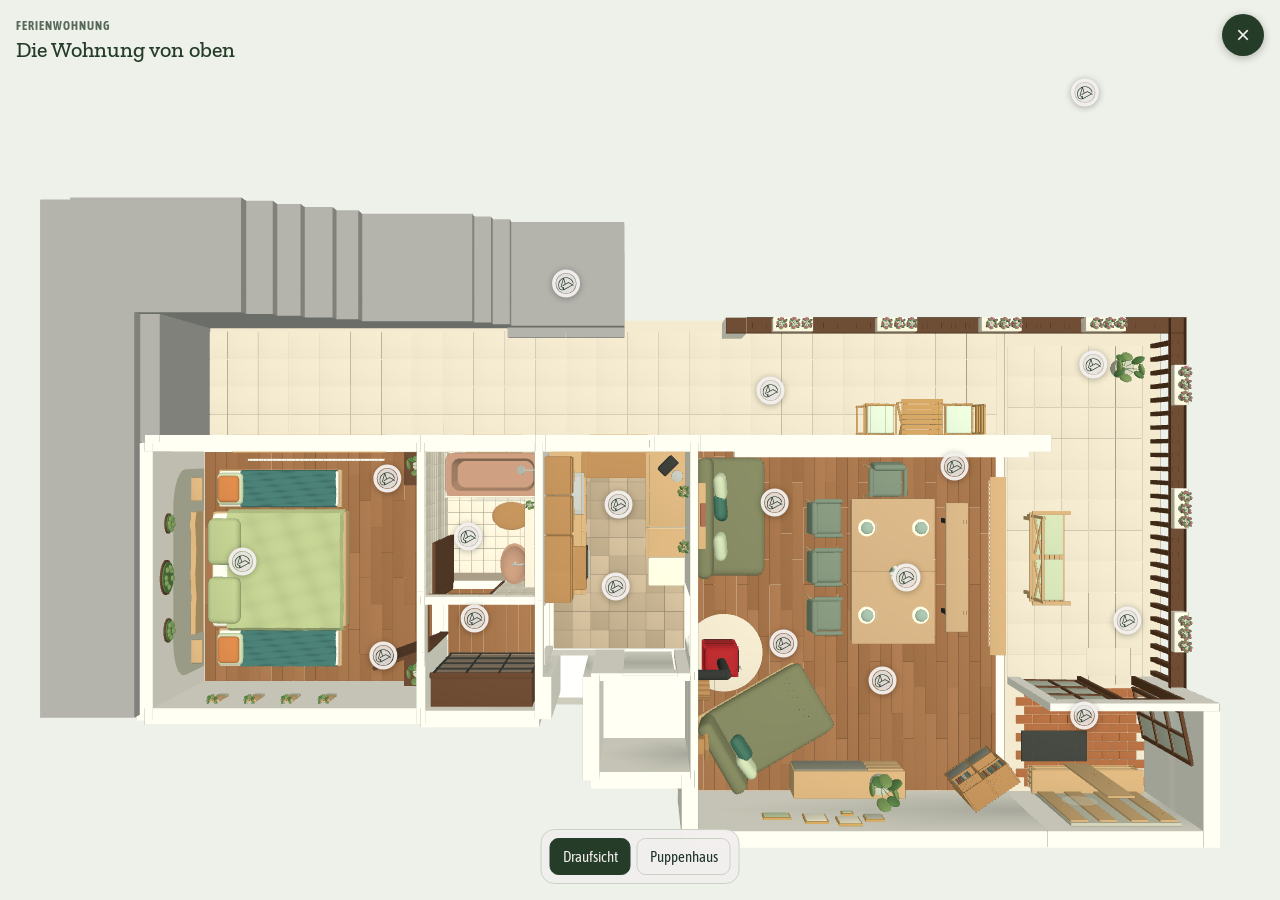
<file: 3d/index.html>
<!doctype html>
<html lang="de">
<head>
<meta charset="utf-8">
<meta name="viewport" content="width=device-width,initial-scale=1">
<title>Wohnung von oben</title>
<link rel="stylesheet" href="../fonts/fonts.css">
<!-- 3D-Ansicht des Rundgangs. Wird vom Rundgang in einem iframe geladen (postMessage). Quelle: 3d-quellen/ -->
<style>
:root{--bg:#eef0ea;--ink:#1f3329;--ring:#1fa38a;--ring2:#fff;--panel:#fffffff0;--line:#c9d1c5;--warn:#b4531a}
@media (prefers-color-scheme:dark){:root{--bg:#1b2420;--ink:#e8efe9;--panel:#26332cf0;--line:#3b4a41}}
*{box-sizing:border-box}
html,body{margin:0;height:100%;background:var(--bg);color:var(--ink);font:15px/1.4 system-ui,sans-serif}
#viewer{position:fixed;inset:0;touch-action:none}
canvas{display:block;width:100%;height:100%}
#labels{position:absolute;inset:0;pointer-events:none;overflow:hidden}
.pin{position:absolute;transform:translate(-50%,-50%);pointer-events:auto;border:0;background:none;padding:0;cursor:pointer;display:flex;flex-direction:column;align-items:center}
.pin svg.ring{width:30px;height:30px;display:block;overflow:visible;filter:drop-shadow(0 1px 3px #0005);transition:transform .15s}
.pin svg.ring .band{fill:none;stroke:#F2EFED;stroke-width:5;stroke-opacity:.96}
.pin svg.ring .disc{fill:#F2EFED;fill-opacity:.85}
.pin svg.ring use{fill:#253C28}
.pin:hover svg.ring,.pin:focus-visible svg.ring{transform:scale(1.2)}
.pin span{margin-top:2px;font-size:10px;font-weight:600;background:var(--panel);padding:1px 6px;border-radius:9px;white-space:nowrap;opacity:0;transition:opacity .15s}
.pin:hover span,.pin:focus-visible span,body.labels .pin span,.pin.sel span{opacity:1}
.pin.sel svg.ring .band{stroke:#e0a21b}
.pin.todo svg.ring .band{stroke:#e0a21b;stroke-dasharray:5 3}
.bar{position:fixed;left:50%;bottom:16px;transform:translateX(-50%);display:flex;gap:6px;flex-wrap:wrap;justify-content:center;background:var(--panel);border:1px solid var(--line);border-radius:14px;padding:8px;max-width:calc(100% - 32px)}
.bar button{font:inherit;border:1px solid var(--line);background:transparent;color:inherit;border-radius:9px;padding:7px 12px;cursor:pointer}
.bar button.on{background:var(--ring);color:#fff;border-color:var(--ring)}
.head{position:fixed;left:16px;top:14px;right:16px;pointer-events:none}
.head b{font-size:12px;letter-spacing:.08em;color:var(--ring)}
.head h1{margin:0;font-size:22px}
.info{position:fixed;right:68px;top:14px;max-width:300px;background:var(--panel);border:1px solid var(--line);border-radius:12px;padding:10px 12px;font-size:13px}
.info[hidden]{display:none}
.info code{display:block;margin-top:4px;word-break:break-all}
#toast{position:fixed;left:50%;top:72px;transform:translateX(-50%);background:var(--ink);color:var(--bg);padding:8px 14px;border-radius:10px;opacity:0;transition:opacity .2s;pointer-events:none}
#toast.show{opacity:1}
#load{position:fixed;inset:0;display:grid;place-items:center;background:var(--bg)}
#load[hidden]{display:none}
@media (max-width:600px){.info{top:auto;bottom:96px;left:16px;right:16px;max-width:none}.head h1{font-size:18px}}

#flash{position:fixed;inset:0;background:#F2EFED;opacity:0;pointer-events:none;z-index:5}
#v360{position:fixed;inset:0;z-index:6;display:grid;place-items:center;text-align:center;background:linear-gradient(160deg,#243c31,#4b6a58);color:#F2EFED;padding:24px}
#v360[hidden]{display:none}
#v360 h2{margin:.3em 0;font-size:26px}
#v360 p{max-width:460px;opacity:.85}
#v360 button{margin-top:18px;font:inherit;border:1px solid #F2EFED;background:transparent;color:#F2EFED;border-radius:10px;padding:9px 16px;cursor:pointer}
.dive .pin:not(.tgt){opacity:0;transition:opacity .25s}
:root{--wald:#253C28;--fichte:#BBD034;--dust:#F2EFED}
body{font-family:'Asap Condensed','Segoe UI',Roboto,Arial,sans-serif}
.head b{font-family:inherit;color:var(--wald);opacity:.75}
.head h1{font-family:'Zilla Slab',Georgia,serif;font-weight:500;color:var(--wald)}
.bar button.on{background:var(--wald);border-color:var(--wald);color:var(--dust)}
.bar{background:rgba(242,239,237,.94)}
#bClose{position:fixed;right:16px;top:14px;width:42px;height:42px;border-radius:50%;border:0;background:var(--wald);color:var(--dust);font-size:24px;line-height:1;cursor:pointer;box-shadow:0 2px 8px #0004;z-index:4}
#bClose:hover{background:#34543a}
.pin.cur svg.ring .band{stroke:var(--fichte);stroke-width:6}
.pin.cur span{opacity:1}
</style>
</head>
<body>
<svg width="0" height="0" style="position:absolute" aria-hidden="true"><symbol id="aig-wald" viewBox="0 0 122.46 103"><path d="M122.36,63.4c.02-.09.04-.18.05-.27.02-.1.03-.2.03-.3,0-.04.01-.08.01-.12,0-.05-.01-.09-.01-.13,0-.1-.01-.2-.03-.3-.01-.09-.03-.18-.05-.27-.02-.09-.05-.17-.08-.26-.03-.09-.07-.18-.11-.26-.04-.08-.08-.16-.13-.23-.05-.08-.1-.16-.15-.23-.05-.07-.11-.14-.17-.21-.06-.07-.13-.13-.19-.2-.06-.06-.13-.11-.2-.17-.08-.06-.17-.12-.25-.17-.04-.02-.07-.05-.11-.07l-38.93-20.95c-.84-.45-1.85-.45-2.69,0l-21.84,11.75-12.26-43c5.07-1.52,10.43-2.35,15.99-2.35,25.68,0,47.88,17.4,53.97,42.31.37,1.52,1.9,2.45,3.43,2.08,1.52-.37,2.45-1.91,2.08-3.43C113.99,19.17,89.53,0,61.23,0c-7.04,0-13.8,1.21-20.1,3.41-.05.01-.1.01-.14.03-.02,0-.03.01-.05.02-.1.03-.2.07-.29.12-.02,0-.03.01-.05.02C16.96,12.08,0,34.71,0,61.23c0,8.52,1.72,16.77,5.1,24.51.12.28.25.55.37.83.01.03.03.05.04.07,0,.01,0,.03.02.04,5.06,9.91,15.47,16.31,26.5,16.31,3.71,0,7.33-.68,10.76-2.02.02,0,.04-.02.05-.02.01,0,.02,0,.04-.02,1.16-.46,2.3-.99,3.37-1.58l60.05-32.32c3.23-1.53,3.53-1.53,10.06-1.5.96,0,2.03,0,3.26,0,.04,0,.09-.01.13-.01.1,0,.2-.01.3-.03.09-.01.18-.03.26-.05.09-.02.17-.05.26-.08.09-.03.17-.07.26-.11.08-.04.16-.08.23-.13.08-.05.16-.1.23-.15.07-.05.14-.11.21-.17.07-.06.14-.13.2-.2.06-.06.11-.13.17-.2.06-.08.12-.17.17-.25.02-.04.05-.07.07-.11.02-.04.03-.07.05-.11.05-.09.08-.19.12-.29.03-.08.06-.17.08-.25ZM10.6,84.15c-.1-.23-.2-.45-.3-.68-3.07-7.02-4.63-14.51-4.63-22.24,0-22.12,13-41.26,31.76-50.19l-17.85,62.59s0,0,0,0c0,0,0,0,0,0,0,.02,0,.03,0,.05-.39,1.49.47,3.03,1.96,3.45,0,0,0,0,.01,0,9.01,2.55,15.65,10.15,17.09,19.27-2.13.61-4.34.92-6.6.92-8.91,0-17.32-5.17-21.43-13.18ZM103.81,61.95s-.08.04-.13.06l-59.08,31.8v-15.06c0-1.57-1.27-2.83-2.83-2.83s-2.83,1.27-2.83,2.83v4.03c-3.28-4.51-7.81-8.09-13.17-10.18l16-56.1,10.63,37.28-16.84,9.06c-1.38.74-1.89,2.46-1.15,3.84.51.95,1.49,1.49,2.5,1.49.45,0,.91-.11,1.34-.34l18.81-10.12s0,0,.01,0l23.63-12.71,28.21,15.18c-1.6.28-3.01.8-5.09,1.79Z"/></symbol></svg>
<div id="viewer"><canvas id="c" aria-label="3D-Modell der Ferienwohnung"></canvas><div id="labels"></div></div>
<div class="head"><b>FERIENWOHNUNG</b><h1>Die Wohnung von oben</h1></div>
<div class="info" id="info" hidden></div>
<div id="toast" role="status"></div>
<button id="bClose" aria-label="3D-Ansicht schließen" title="Schließen">×</button>
<div class="bar" role="toolbar" aria-label="Ansicht">
  <button id="bTop" class="on">Draufsicht</button>
  <button id="bDoll">Puppenhaus</button>
  <button id="bStair" data-edit hidden>Treppe: automatisch</button>
  <button id="bShape" data-edit hidden>Treppe: geschlossen</button>
  <button id="bWalls" data-edit hidden>Wände: automatisch</button>
  <button id="bEdit" data-edit hidden>Ports korrigieren</button>
  <button id="bCopy" hidden>Positionen kopieren</button>
</div>
<div id="flash"></div>
<div id="v360" hidden><div><b style="letter-spacing:.08em;font-size:12px">PLATZHALTER · 360°-STATION</b><h2 id="v360name"></h2><p>Hier öffnet im Rundgang das echte 360°-Bild dieser Station. Die Kamera ist im Entwurf auf den Port zugeflogen und hat überblendet.</p><button id="v360back">← Zurück zum Grundriss</button></div></div>
<div id="load"><strong>Modell wird geladen …</strong></div>

<script src="./app.js?v=mvjjdngt"></script>
</body>
</html>
</file>
<file: fonts/fonts.css>
﻿/* Schriften der Marke â€žAb ins GrÃ¼neâ€œ, lokal eingebunden.
   Zilla Slab â€“ Ãœberschriften, Zitate, Signaturzeilen
   Asap Condensed â€“ FlieÃŸtext, Bedienelemente, Tabellen
   Quelle: Google Fonts, Lizenz SIL Open Font License 1.1
   Untergruppen latin und latin-ext (deckt Ã¤Ã¶Ã¼ÃŸ ab). */

@font-face { font-family: 'Asap Condensed'; font-style: normal; font-weight: 400;
             font-display: swap; src: url('./asap-condensed-400-latin-ext.woff2') format('woff2');
             unicode-range: U+0100-02BA, U+02BD-02C5, U+02C7-02CC, U+02CE-02D7, U+02DD-02FF, U+0304, U+0308, U+0329, U+1D00-1DBF, U+1E00-1E9F, U+1EF2-1EFF, U+2020, U+20A0-20AB, U+20AD-20C0, U+2113, U+2C60-2C7F, U+A720-A7FF; }

@font-face { font-family: 'Asap Condensed'; font-style: normal; font-weight: 400;
             font-display: swap; src: url('./asap-condensed-400-latin.woff2') format('woff2');
             unicode-range: U+0000-00FF, U+0131, U+0152-0153, U+02BB-02BC, U+02C6, U+02DA, U+02DC, U+0304, U+0308, U+0329, U+2000-206F, U+20AC, U+2122, U+2191, U+2193, U+2212, U+2215, U+FEFF, U+FFFD; }

@font-face { font-family: 'Asap Condensed'; font-style: normal; font-weight: 500;
             font-display: swap; src: url('./asap-condensed-500-latin-ext.woff2') format('woff2');
             unicode-range: U+0100-02BA, U+02BD-02C5, U+02C7-02CC, U+02CE-02D7, U+02DD-02FF, U+0304, U+0308, U+0329, U+1D00-1DBF, U+1E00-1E9F, U+1EF2-1EFF, U+2020, U+20A0-20AB, U+20AD-20C0, U+2113, U+2C60-2C7F, U+A720-A7FF; }

@font-face { font-family: 'Asap Condensed'; font-style: normal; font-weight: 500;
             font-display: swap; src: url('./asap-condensed-500-latin.woff2') format('woff2');
             unicode-range: U+0000-00FF, U+0131, U+0152-0153, U+02BB-02BC, U+02C6, U+02DA, U+02DC, U+0304, U+0308, U+0329, U+2000-206F, U+20AC, U+2122, U+2191, U+2193, U+2212, U+2215, U+FEFF, U+FFFD; }

@font-face { font-family: 'Asap Condensed'; font-style: normal; font-weight: 600;
             font-display: swap; src: url('./asap-condensed-600-latin-ext.woff2') format('woff2');
             unicode-range: U+0100-02BA, U+02BD-02C5, U+02C7-02CC, U+02CE-02D7, U+02DD-02FF, U+0304, U+0308, U+0329, U+1D00-1DBF, U+1E00-1E9F, U+1EF2-1EFF, U+2020, U+20A0-20AB, U+20AD-20C0, U+2113, U+2C60-2C7F, U+A720-A7FF; }

@font-face { font-family: 'Asap Condensed'; font-style: normal; font-weight: 600;
             font-display: swap; src: url('./asap-condensed-600-latin.woff2') format('woff2');
             unicode-range: U+0000-00FF, U+0131, U+0152-0153, U+02BB-02BC, U+02C6, U+02DA, U+02DC, U+0304, U+0308, U+0329, U+2000-206F, U+20AC, U+2122, U+2191, U+2193, U+2212, U+2215, U+FEFF, U+FFFD; }

@font-face { font-family: 'Asap Condensed'; font-style: normal; font-weight: 700;
             font-display: swap; src: url('./asap-condensed-700-latin-ext.woff2') format('woff2');
             unicode-range: U+0100-02BA, U+02BD-02C5, U+02C7-02CC, U+02CE-02D7, U+02DD-02FF, U+0304, U+0308, U+0329, U+1D00-1DBF, U+1E00-1E9F, U+1EF2-1EFF, U+2020, U+20A0-20AB, U+20AD-20C0, U+2113, U+2C60-2C7F, U+A720-A7FF; }

@font-face { font-family: 'Asap Condensed'; font-style: normal; font-weight: 700;
             font-display: swap; src: url('./asap-condensed-700-latin.woff2') format('woff2');
             unicode-range: U+0000-00FF, U+0131, U+0152-0153, U+02BB-02BC, U+02C6, U+02DA, U+02DC, U+0304, U+0308, U+0329, U+2000-206F, U+20AC, U+2122, U+2191, U+2193, U+2212, U+2215, U+FEFF, U+FFFD; }

@font-face { font-family: 'Zilla Slab'; font-style: normal; font-weight: 400;
             font-display: swap; src: url('./zilla-slab-400-latin-ext.woff2') format('woff2');
             unicode-range: U+0100-02BA, U+02BD-02C5, U+02C7-02CC, U+02CE-02D7, U+02DD-02FF, U+0304, U+0308, U+0329, U+1D00-1DBF, U+1E00-1E9F, U+1EF2-1EFF, U+2020, U+20A0-20AB, U+20AD-20C0, U+2113, U+2C60-2C7F, U+A720-A7FF; }

@font-face { font-family: 'Zilla Slab'; font-style: normal; font-weight: 400;
             font-display: swap; src: url('./zilla-slab-400-latin.woff2') format('woff2');
             unicode-range: U+0000-00FF, U+0131, U+0152-0153, U+02BB-02BC, U+02C6, U+02DA, U+02DC, U+0304, U+0308, U+0329, U+2000-206F, U+20AC, U+2122, U+2191, U+2193, U+2212, U+2215, U+FEFF, U+FFFD; }

@font-face { font-family: 'Zilla Slab'; font-style: normal; font-weight: 500;
             font-display: swap; src: url('./zilla-slab-500-latin-ext.woff2') format('woff2');
             unicode-range: U+0100-02BA, U+02BD-02C5, U+02C7-02CC, U+02CE-02D7, U+02DD-02FF, U+0304, U+0308, U+0329, U+1D00-1DBF, U+1E00-1E9F, U+1EF2-1EFF, U+2020, U+20A0-20AB, U+20AD-20C0, U+2113, U+2C60-2C7F, U+A720-A7FF; }

@font-face { font-family: 'Zilla Slab'; font-style: normal; font-weight: 500;
             font-display: swap; src: url('./zilla-slab-500-latin.woff2') format('woff2');
             unicode-range: U+0000-00FF, U+0131, U+0152-0153, U+02BB-02BC, U+02C6, U+02DA, U+02DC, U+0304, U+0308, U+0329, U+2000-206F, U+20AC, U+2122, U+2191, U+2193, U+2212, U+2215, U+FEFF, U+FFFD; }

@font-face { font-family: 'Zilla Slab'; font-style: normal; font-weight: 600;
             font-display: swap; src: url('./zilla-slab-600-latin-ext.woff2') format('woff2');
             unicode-range: U+0100-02BA, U+02BD-02C5, U+02C7-02CC, U+02CE-02D7, U+02DD-02FF, U+0304, U+0308, U+0329, U+1D00-1DBF, U+1E00-1E9F, U+1EF2-1EFF, U+2020, U+20A0-20AB, U+20AD-20C0, U+2113, U+2C60-2C7F, U+A720-A7FF; }

@font-face { font-family: 'Zilla Slab'; font-style: normal; font-weight: 600;
             font-display: swap; src: url('./zilla-slab-600-latin.woff2') format('woff2');
             unicode-range: U+0000-00FF, U+0131, U+0152-0153, U+02BB-02BC, U+02C6, U+02DA, U+02DC, U+0304, U+0308, U+0329, U+2000-206F, U+20AC, U+2122, U+2191, U+2193, U+2212, U+2215, U+FEFF, U+FFFD; }

@font-face { font-family: 'Zilla Slab'; font-style: normal; font-weight: 700;
             font-display: swap; src: url('./zilla-slab-700-latin-ext.woff2') format('woff2');
             unicode-range: U+0100-02BA, U+02BD-02C5, U+02C7-02CC, U+02CE-02D7, U+02DD-02FF, U+0304, U+0308, U+0329, U+1D00-1DBF, U+1E00-1E9F, U+1EF2-1EFF, U+2020, U+20A0-20AB, U+20AD-20C0, U+2113, U+2C60-2C7F, U+A720-A7FF; }

@font-face { font-family: 'Zilla Slab'; font-style: normal; font-weight: 700;
             font-display: swap; src: url('./zilla-slab-700-latin.woff2') format('woff2');
             unicode-range: U+0000-00FF, U+0131, U+0152-0153, U+02BB-02BC, U+02C6, U+02DA, U+02DC, U+0304, U+0308, U+0329, U+2000-206F, U+20AC, U+2122, U+2191, U+2193, U+2212, U+2215, U+FEFF, U+FFFD; }
</file>
